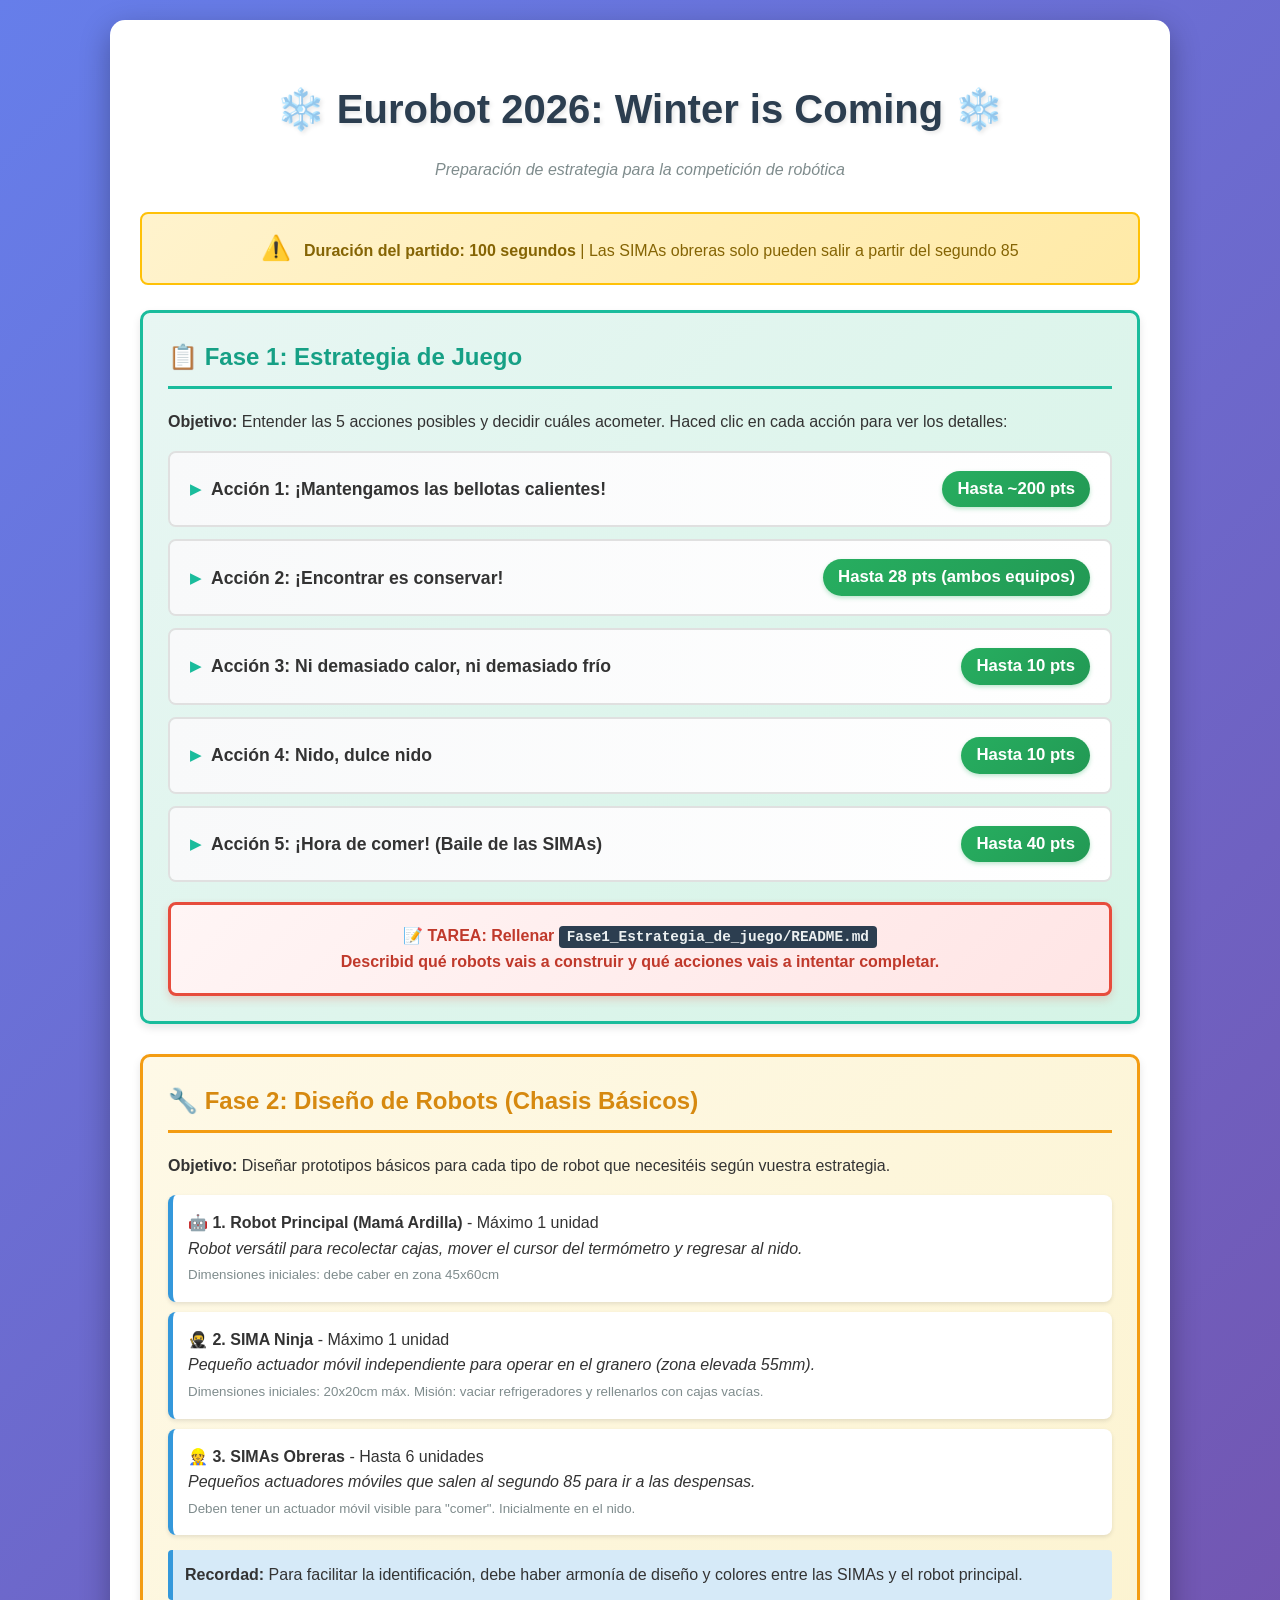
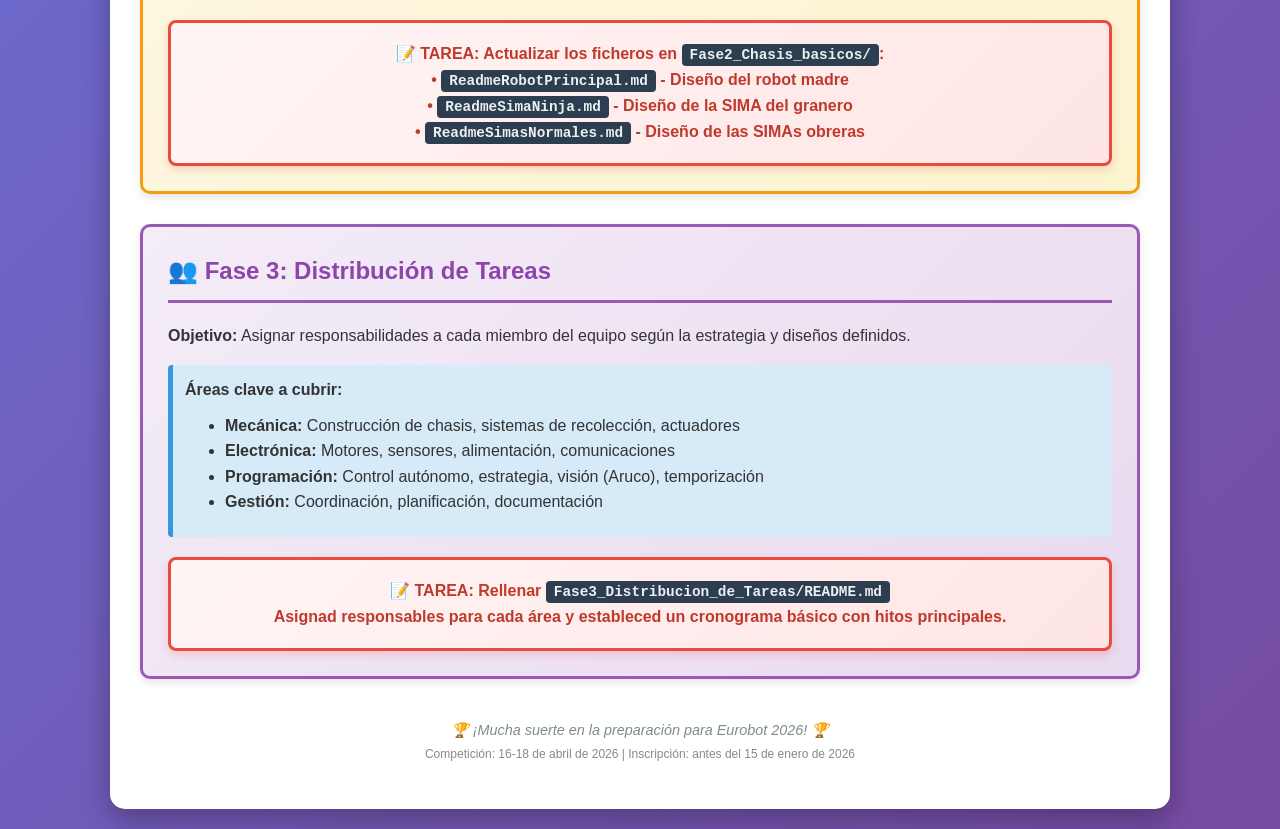
<file: eurobot_2026/index.html>
<!DOCTYPE html>
<html lang="es">
<head>
    <meta charset="UTF-8">
    <meta name="viewport" content="width=device-width, initial-scale=1.0">
    <title>Estrategia Eurobot 2026 - Winter is Coming</title>
    <style>
        body {
            font-family: 'Segoe UI', Tahoma, Geneva, Verdana, sans-serif;
            background: linear-gradient(135deg, #667eea 0%, #764ba2 100%);
            color: #333;
            margin: 0;
            padding: 20px;
            line-height: 1.6;
        }
        .container {
            max-width: 1000px;
            margin: 0 auto;
            background-color: white;
            padding: 30px;
            border-radius: 15px;
            box-shadow: 0 10px 30px rgba(0,0,0,0.3);
        }
        h1 {
            text-align: center;
            color: #2c3e50;
            margin-bottom: 10px;
            font-size: 2.5em;
            text-shadow: 2px 2px 4px rgba(0,0,0,0.1);
        }
        .subtitle {
            text-align: center;
            color: #7f8c8d;
            font-style: italic;
            margin-bottom: 30px;
        }
        h2 {
            color: #2980b9;
            margin-top: 0;
            border-bottom: 3px solid;
            padding-bottom: 10px;
        }
        .phase-box {
            border-radius: 10px;
            padding: 25px;
            margin-bottom: 30px;
            border: 3px solid;
            box-shadow: 0 4px 8px rgba(0,0,0,0.1);
        }
        .phase-1 {
            background: linear-gradient(135deg, #e8f6f3 0%, #d5f4e6 100%);
            border-color: #1abc9c;
        }
        .phase-1 h2 {
            border-color: #1abc9c;
            color: #16a085;
        }
        .phase-2 {
            background: linear-gradient(135deg, #fef9e7 0%, #fcf3cf 100%);
            border-color: #f39c12;
        }
        .phase-2 h2 {
            border-color: #f39c12;
            color: #d68910;
        }
        .phase-3 {
            background: linear-gradient(135deg, #f4ecf7 0%, #e8daef 100%);
            border-color: #9b59b6;
        }
        .phase-3 h2 {
            border-color: #9b59b6;
            color: #8e44ad;
        }
        
        /* Estilos para acordeón */
        details {
            background-color: white;
            margin-bottom: 12px;
            border-radius: 8px;
            overflow: hidden;
            border: 2px solid #e0e0e0;
            transition: all 0.3s ease;
        }
        details:hover {
            border-color: #1abc9c;
            box-shadow: 0 2px 8px rgba(26, 188, 156, 0.2);
        }
        details[open] {
            border-color: #1abc9c;
            box-shadow: 0 4px 12px rgba(26, 188, 156, 0.3);
        }
        summary {
            padding: 18px 20px;
            cursor: pointer;
            font-weight: bold;
            font-size: 1.1em;
            list-style: none;
            background: linear-gradient(90deg, #f8f9fa 0%, #ffffff 100%);
            transition: background-color 0.2s;
            display: flex;
            justify-content: space-between;
            align-items: center;
            user-select: none;
        }
        summary:hover {
            background: linear-gradient(90deg, #e8f8f5 0%, #d5f4e6 100%);
        }
        summary::-webkit-details-marker {
            display: none;
        }
        summary::before {
            content: '▶';
            font-size: 0.8em;
            color: #1abc9c;
            margin-right: 10px;
            transition: transform 0.3s;
        }
        details[open] summary::before {
            transform: rotate(90deg);
        }
        details[open] summary {
            border-bottom: 2px solid #e8f8f5;
            background: linear-gradient(90deg, #d5f4e6 0%, #a9dfbf 100%);
        }
        .action-title {
            flex: 1;
        }
        .details-content {
            padding: 20px;
            font-size: 0.95em;
            background-color: #fafafa;
        }
        .action-description {
            background-color: #fff;
            padding: 12px;
            border-left: 4px solid #3498db;
            margin-bottom: 15px;
            border-radius: 4px;
        }
        .sub-steps {
            margin-top: 15px;
        }
        .sub-step {
            display: flex;
            justify-content: space-between;
            align-items: center;
            border-bottom: 1px dashed #ddd;
            padding: 10px 5px;
            background-color: white;
            margin-bottom: 5px;
            border-radius: 4px;
        }
        .sub-step:last-child {
            border-bottom: none;
        }
        .sub-step:hover {
            background-color: #f0f9ff;
        }
        
        .points-badge {
            background: linear-gradient(135deg, #e74c3c 0%, #c0392b 100%);
            color: white;
            padding: 5px 12px;
            border-radius: 20px;
            font-size: 0.9em;
            font-weight: bold;
            box-shadow: 0 2px 4px rgba(231, 76, 60, 0.3);
            white-space: nowrap;
        }
        .total-points {
            background: linear-gradient(135deg, #27ae60 0%, #229954 100%);
            color: white;
            padding: 5px 15px;
            border-radius: 20px;
            font-size: 0.95em;
            font-weight: bold;
            box-shadow: 0 2px 4px rgba(39, 174, 96, 0.3);
        }

        .task-alert {
            background: linear-gradient(135deg, #fff5f5 0%, #ffe5e5 100%);
            border: 3px solid #e74c3c;
            color: #c0392b;
            padding: 18px;
            border-radius: 8px;
            margin-top: 20px;
            font-weight: bold;
            text-align: center;
            box-shadow: 0 4px 8px rgba(231, 76, 60, 0.2);
        }
        .robot-type {
            background-color: #fff;
            padding: 15px;
            margin: 10px 0;
            border-radius: 8px;
            border-left: 5px solid #3498db;
            box-shadow: 0 2px 4px rgba(0,0,0,0.1);
            transition: transform 0.2s;
        }
        .robot-type:hover {
            transform: translateX(5px);
            box-shadow: 0 4px 8px rgba(52, 152, 219, 0.3);
        }
        code {
            background-color: #2c3e50;
            color: #ecf0f1;
            padding: 3px 8px;
            border-radius: 4px;
            font-family: 'Courier New', monospace;
            font-size: 0.9em;
        }
        .important-note {
            background: linear-gradient(135deg, #fff3cd 0%, #ffeaa7 100%);
            color: #856404;
            padding: 15px;
            border-radius: 8px;
            margin-bottom: 25px;
            text-align: center;
            border: 2px solid #ffc107;
            font-weight: 500;
        }
        .note-icon {
            font-size: 1.5em;
            margin-right: 8px;
        }
        .info-box {
            background-color: #d6eaf8;
            border-left: 5px solid #3498db;
            padding: 12px;
            margin: 15px 0;
            border-radius: 4px;
        }
    </style>
</head>
<body>

<div class="container">
    <h1>❄️ Eurobot 2026: Winter is Coming ❄️</h1>
    <p class="subtitle">Preparación de estrategia para la competición de robótica</p>
    
    <div class="important-note">
        <span class="note-icon">⚠️</span>
        <strong>Duración del partido: 100 segundos</strong> | 
        Las SIMAs obreras solo pueden salir a partir del segundo 85
    </div>

    <!-- FASE 1 -->
    <div class="phase-box phase-1">
        <h2>📋 Fase 1: Estrategia de Juego</h2>
        <p><strong>Objetivo:</strong> Entender las 5 acciones posibles y decidir cuáles acometer. Haced clic en cada acción para ver los detalles:</p>
        
        <!-- Acción 1 -->
        <details>
            <summary>
                <span class="action-title">Acción 1: ¡Mantengamos las bellotas calientes!</span>
                <span class="total-points">Hasta ~200 pts</span>
            </summary>
            <div class="details-content">
                <div class="action-description">
                    <strong>🎯 Objetivo:</strong> Recolectar cajas de bellotas (150x50x30mm, pintadas azul/amarillo) y depositarlas en las despensas o en vuestro nido.
                </div>
                <div class="sub-steps">
                    <div class="sub-step">
                        <span>📦 Caja de bellotas depositada en el NIDO (máx 6 cajas)</span>
                        <span class="points-badge">2 pts/caja</span>
                    </div>
                    <div class="sub-step">
                        <span>📦 Caja de bellotas válida en DESPENSA (cara superior de tu color o sin pintar)</span>
                        <span class="points-badge">3 pts/caja</span>
                    </div>
                    <div class="sub-step">
                        <span>🏆 PRIMA por despensa (si tenéis mayoría de cajas de vuestro color en esa despensa)</span>
                        <span class="points-badge">5 pts/despensa</span>
                    </div>
                </div>
                <div class="info-box">
                    <strong>Nota:</strong> Hay 48 cajas en total distribuidas en áreas de almacenamiento. Las cajas en el nido no pueden ser robadas. Las de las despensas sí.
                </div>
            </div>
        </details>

        <!-- Acción 2 -->
        <details>
            <summary>
                <span class="action-title">Acción 2: ¡Encontrar es conservar!</span>
                <span class="total-points">Hasta 28 pts (ambos equipos)</span>
            </summary>
            <div class="details-content">
                <div class="action-description">
                    <strong>🎯 Objetivo:</strong> Usar la <strong>SIMA Ninja</strong> (en el granero elevado) para vaciar los 4 refrigeradores y rellenarlos con cajas vacías.
                </div>
                <div class="sub-steps">
                    <div class="sub-step">
                        <span>🧊 Refrigerador VACÍO de cajas de bellotas (al final del partido)</span>
                        <span class="points-badge">2 pts/refrigerador</span>
                    </div>
                    <div class="sub-step">
                        <span>⬛ Refrigerador LLENO de cajas vacías (negras) (al final del partido)</span>
                        <span class="points-badge">5 pts/refrigerador</span>
                    </div>
                </div>
                <div class="info-box">
                    <strong>Importante:</strong> Esta acción da puntos a AMBOS equipos. La SIMA Ninja (máx 1) debe colocarse en la zona de inicio del granero (20x20cm) y tiene todo el partido para actuar. Cada refrigerador tiene inicialmente 2 cajas (1 azul, 1 amarilla).
                </div>
            </div>
        </details>

        <!-- Acción 3 -->
        <details>
            <summary>
                <span class="action-title">Acción 3: Ni demasiado calor, ni demasiado frío</span>
                <span class="total-points">Hasta 10 pts</span>
            </summary>
            <div class="details-content">
                <div class="action-description">
                    <strong>🎯 Objetivo:</strong> Mover el cursor del termómetro desde la zona "0" inicial hasta el centro para ajustar la temperatura óptima de la despensa.
                </div>
                <div class="sub-steps">
                    <div class="sub-step">
                        <span>🌡️ Puntos = Número de la zona alcanzada por el cursor</span>
                        <span class="points-badge">X pts</span>
                    </div>
                    <div class="sub-step">
                        <span>📍 Zona 0 = 0 pts | Zona 5 (centro) = 5 pts | Zona 10 = 10 pts</span>
                        <span class="points-badge">Variable</span>
                    </div>
                </div>
                <div class="info-box">
                    <strong>Nota:</strong> El termómetro tiene 11 zonas numeradas (0 a 10). El cursor (100x100x45mm máx) debe colocarse inicialmente en la zona "0". El objetivo es llegar al centro. Si el oponente mueve significativamente vuestro cursor, ganáis automáticamente los puntos máximos (10 pts).
                </div>
            </div>
        </details>

        <!-- Acción 4 -->
        <details>
            <summary>
                <span class="action-title">Acción 4: Nido, dulce nido</span>
                <span class="total-points">Hasta 10 pts</span>
            </summary>
            <div class="details-content">
                <div class="action-description">
                    <strong>🎯 Objetivo:</strong> El robot principal (Mamá Ardilla) debe regresar a su nido (zona de inicio 45x60cm) antes de que termine el partido.
                </div>
                <div class="sub-steps">
                    <div class="sub-step">
                        <span>🏠 Robot PARCIALMENTE dentro del nido (parte de su proyección vertical)</span>
                        <span class="points-badge">5 pts</span>
                    </div>
                    <div class="sub-step">
                        <span>🏠 Robot COMPLETAMENTE dentro del nido (toda su proyección vertical)</span>
                        <span class="points-badge">+5 pts (10 total)</span>
                    </div>
                </div>
                <div class="info-box">
                    <strong>Nota:</strong> Solo cuenta el robot principal. Las SIMAs están excluidas de esta acción.
                </div>
            </div>
        </details>

        <!-- Acción 5 -->
        <details>
            <summary>
                <span class="action-title">Acción 5: ¡Hora de comer! (Baile de las SIMAs)</span>
                <span class="total-points">Hasta 40 pts</span>
            </summary>
            <div class="details-content">
                <div class="action-description">
                    <strong>🎯 Objetivo:</strong> Liberar las <strong>SIMAs obreras</strong> (máx 6) a partir del segundo 85 para que lleguen a las despensas y "coman" (actuador móvil visible).
                </div>
                <div class="sub-steps">
                    <div class="sub-step">
                        <span>🐿️ SIMA en una despensa (proyección vertical en zona verde 200x200mm)</span>
                        <span class="points-badge">5 pts/despensa</span>
                    </div>
                    <div class="sub-step">
                        <span>🍽️ TODAS las SIMAs "comiendo" (actuador móvil visible e inmóvil al final)</span>
                        <span class="points-badge">10 pts extra</span>
                    </div>
                </div>
                <div class="info-box">
                    <strong>Importante:</strong> Las SIMAs obreras (hasta 6) deben estar en el nido al inicio. Si salen antes del segundo 85, serán retiradas. Todas las SIMAs (incluida la Ninja) pueden participar en esta acción. Las acciones "ir a la zona" y "comer" son independientes.
                </div>
            </div>
        </details>

        <div class="task-alert">
            📝 <strong>TAREA:</strong> Rellenar <code>Fase1_Estrategia_de_juego/README.md</code><br>
            Describid qué robots vais a construir y qué acciones vais a intentar completar.
        </div>
    </div>

    <!-- FASE 2 -->
    <div class="phase-box phase-2">
        <h2>🔧 Fase 2: Diseño de Robots (Chasis Básicos)</h2>
        <p><strong>Objetivo:</strong> Diseñar prototipos básicos para cada tipo de robot que necesitéis según vuestra estrategia.</p>
        
        <div class="robot-type">
            <strong>🤖 1. Robot Principal (Mamá Ardilla)</strong> - Máximo 1 unidad
            <br><em>Robot versátil para recolectar cajas, mover el cursor del termómetro y regresar al nido.</em>
            <br><small style="color: #7f8c8d;">Dimensiones iniciales: debe caber en zona 45x60cm</small>
        </div>
        
        <div class="robot-type">
            <strong>🥷 2. SIMA Ninja</strong> - Máximo 1 unidad
            <br><em>Pequeño actuador móvil independiente para operar en el granero (zona elevada 55mm).</em>
            <br><small style="color: #7f8c8d;">Dimensiones iniciales: 20x20cm máx. Misión: vaciar refrigeradores y rellenarlos con cajas vacías.</small>
        </div>
        
        <div class="robot-type">
            <strong>👷 3. SIMAs Obreras</strong> - Hasta 6 unidades
            <br><em>Pequeños actuadores móviles que salen al segundo 85 para ir a las despensas.</em>
            <br><small style="color: #7f8c8d;">Deben tener un actuador móvil visible para "comer". Inicialmente en el nido.</small>
        </div>

        <div class="info-box">
            <strong>Recordad:</strong> Para facilitar la identificación, debe haber armonía de diseño y colores entre las SIMAs y el robot principal.
        </div>

        <div class="task-alert">
            📝 <strong>TAREA:</strong> Actualizar los ficheros en <code>Fase2_Chasis_basicos/</code>:<br>
            • <code>ReadmeRobotPrincipal.md</code> - Diseño del robot madre<br>
            • <code>ReadmeSimaNinja.md</code> - Diseño de la SIMA del granero<br>
            • <code>ReadmeSimasNormales.md</code> - Diseño de las SIMAs obreras
        </div>
    </div>

    <!-- FASE 3 -->
    <div class="phase-box phase-3">
        <h2>👥 Fase 3: Distribución de Tareas</h2>
        <p><strong>Objetivo:</strong> Asignar responsabilidades a cada miembro del equipo según la estrategia y diseños definidos.</p>
        
        <div class="info-box">
            <strong>Áreas clave a cubrir:</strong>
            <ul style="margin: 10px 0;">
                <li><strong>Mecánica:</strong> Construcción de chasis, sistemas de recolección, actuadores</li>
                <li><strong>Electrónica:</strong> Motores, sensores, alimentación, comunicaciones</li>
                <li><strong>Programación:</strong> Control autónomo, estrategia, visión (Aruco), temporización</li>
                <li><strong>Gestión:</strong> Coordinación, planificación, documentación</li>
            </ul>
        </div>

        <div class="task-alert">
            📝 <strong>TAREA:</strong> Rellenar <code>Fase3_Distribucion_de_Tareas/README.md</code><br>
            Asignad responsables para cada área y estableced un cronograma básico con hitos principales.
        </div>
    </div>

    <p style="text-align: center; margin-top: 40px; color: #7f8c8d; font-size: 0.9em;">
        <em>🏆 ¡Mucha suerte en la preparación para Eurobot 2026! 🏆</em><br>
        <small>Competición: 16-18 de abril de 2026 | Inscripción: antes del 15 de enero de 2026</small>
    </p>
</div>

</body>
</html>
</file>
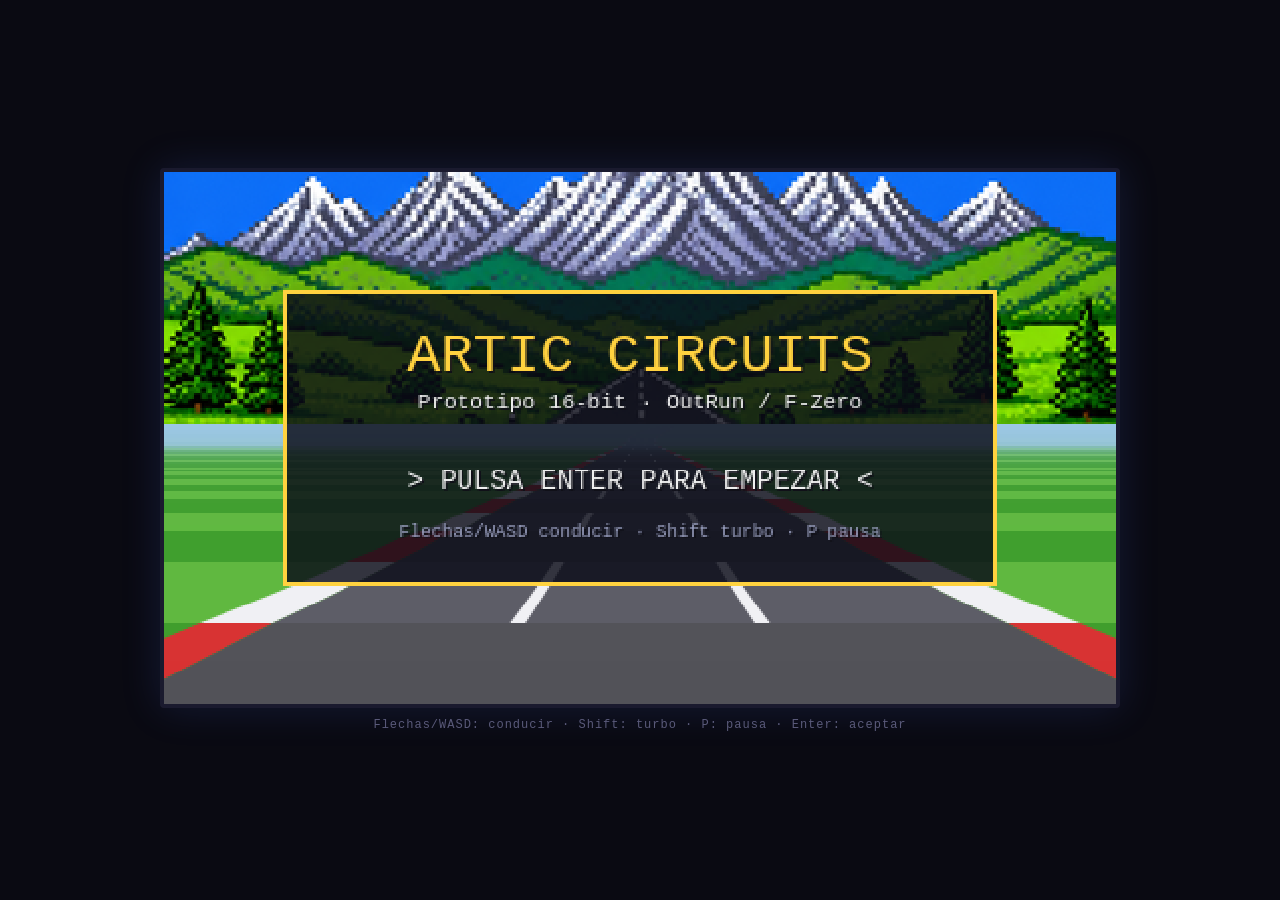
<file: Videojuego/index.html>
<!DOCTYPE html>
<html lang="es">
<head>
  <meta charset="UTF-8" />
  <meta name="viewport" content="width=device-width, initial-scale=1.0" />
  <title>Artic Circuits — Prototipo de carreras 16-bit</title>
  <link rel="stylesheet" href="css/style.css" />
</head>
<body>
  <div id="game-wrap">
    <canvas id="game" width="480" height="270"></canvas>
    <div id="touch-hint">Flechas/WASD: conducir · Shift: turbo · P: pausa · Enter: aceptar</div>
  </div>

  <!-- El orden importa: dependencias primero, bootstrap al final -->
  <script src="js/config.js"></script>
  <script src="js/assets.js"></script>
  <script src="js/input.js"></script>
  <script src="js/sprites.js"></script>
  <script src="js/road.js"></script>
  <script src="js/stateMachine.js"></script>
  <script src="js/states.js"></script>
  <script src="js/game.js"></script>
</body>
</html>
</file>
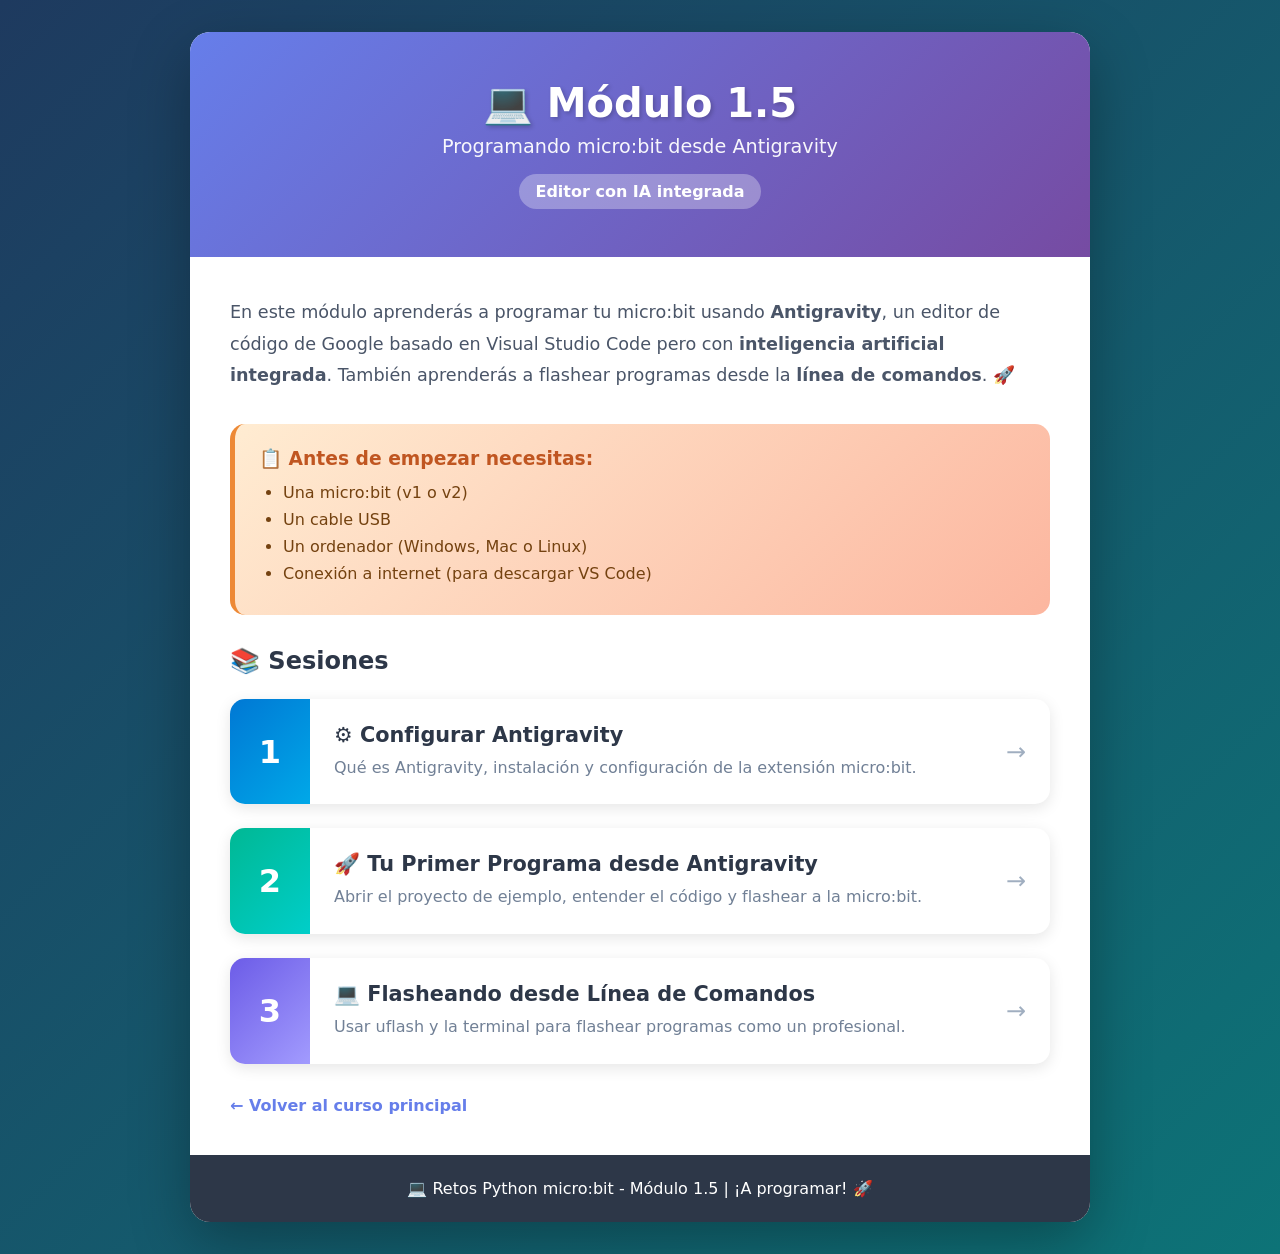
<file: retos_python_microbit/modulo_1.5_vscode/index.html>
<!DOCTYPE html>
<html lang="es">

<head>
    <meta charset="UTF-8">
    <meta name="viewport" content="width=device-width, initial-scale=1.0">
    <title>Módulo 1.5: Programando desde Antigravity - micro:bit</title>
    <style>
        * {
            margin: 0;
            padding: 0;
            box-sizing: border-box;
        }

        body {
            font-family: 'Inter', 'Segoe UI', system-ui, -apple-system, sans-serif;
            background: linear-gradient(135deg, #1e3a5f 0%, #0d7377 100%);
            min-height: 100vh;
            padding: 2rem;
            color: #2d3748;
        }

        .container {
            max-width: 900px;
            margin: 0 auto;
            background: white;
            border-radius: 20px;
            box-shadow: 0 20px 60px rgba(0, 0, 0, 0.3);
            overflow: hidden;
        }

        .header {
            background: linear-gradient(135deg, #667eea 0%, #764ba2 100%);
            color: white;
            padding: 3rem 2rem;
            text-align: center;
        }

        .header h1 {
            font-size: 2.5rem;
            margin-bottom: 0.5rem;
            text-shadow: 2px 2px 4px rgba(0, 0, 0, 0.2);
        }

        .header .subtitle {
            font-size: 1.2rem;
            opacity: 0.95;
        }

        .badge {
            display: inline-block;
            background: rgba(255, 255, 255, 0.3);
            padding: 0.5rem 1rem;
            border-radius: 20px;
            margin-top: 1rem;
            font-weight: bold;
        }

        .content {
            padding: 2.5rem;
        }

        .intro {
            font-size: 1.1rem;
            line-height: 1.8;
            margin-bottom: 2rem;
            color: #4a5568;
        }

        .session-list {
            display: flex;
            flex-direction: column;
            gap: 1.5rem;
        }

        .session-card {
            display: flex;
            align-items: stretch;
            background: white;
            border-radius: 15px;
            box-shadow: 0 4px 15px rgba(0, 0, 0, 0.1);
            overflow: hidden;
            transition: transform 0.3s ease, box-shadow 0.3s ease;
            text-decoration: none;
            color: inherit;
        }

        .session-card:hover {
            transform: translateY(-5px);
            box-shadow: 0 8px 25px rgba(0, 0, 0, 0.15);
        }

        .session-number {
            width: 80px;
            display: flex;
            align-items: center;
            justify-content: center;
            font-size: 2rem;
            font-weight: bold;
            color: white;
        }

        .session-1 .session-number {
            background: linear-gradient(135deg, #0078d4, #00a8e8);
        }

        .session-2 .session-number {
            background: linear-gradient(135deg, #00b894, #00cec9);
        }

        .session-3 .session-number {
            background: linear-gradient(135deg, #6c5ce7, #a29bfe);
        }

        .session-content {
            flex: 1;
            padding: 1.5rem;
        }

        .session-content h3 {
            font-size: 1.3rem;
            margin-bottom: 0.5rem;
            color: #2d3748;
        }

        .session-content p {
            color: #718096;
            line-height: 1.6;
        }

        .session-arrow {
            display: flex;
            align-items: center;
            padding: 0 1.5rem;
            color: #a0aec0;
            font-size: 1.5rem;
        }

        .prereq-box {
            background: linear-gradient(135deg, #ffecd2 0%, #fcb69f 100%);
            padding: 1.5rem;
            border-radius: 15px;
            margin-bottom: 2rem;
            border-left: 5px solid #ed8936;
        }

        .prereq-box h3 {
            color: #c05621;
            margin-bottom: 0.8rem;
        }

        .prereq-box ul {
            margin-left: 1.5rem;
            color: #744210;
        }

        .prereq-box li {
            margin: 0.5rem 0;
        }

        .nav-back {
            display: inline-flex;
            align-items: center;
            gap: 0.5rem;
            color: #667eea;
            text-decoration: none;
            font-weight: bold;
            margin-top: 2rem;
            transition: color 0.3s ease;
        }

        .nav-back:hover {
            color: #764ba2;
        }

        footer {
            background: #2d3748;
            color: white;
            padding: 1.5rem;
            text-align: center;
        }
    </style>
</head>

<body>
    <div class="container">
        <div class="header">
            <h1>💻 Módulo 1.5</h1>
            <p class="subtitle">Programando micro:bit desde Antigravity</p>
            <span class="badge">Editor con IA integrada</span>
        </div>

        <div class="content">
            <p class="intro">
                En este módulo aprenderás a programar tu micro:bit usando <strong>Antigravity</strong>,
                un editor de código de Google basado en Visual Studio Code pero con <strong>inteligencia artificial
                    integrada</strong>.
                También aprenderás a flashear programas desde la <strong>línea de comandos</strong>. 🚀
            </p>

            <div class="prereq-box">
                <h3>📋 Antes de empezar necesitas:</h3>
                <ul>
                    <li>Una micro:bit (v1 o v2)</li>
                    <li>Un cable USB</li>
                    <li>Un ordenador (Windows, Mac o Linux)</li>
                    <li>Conexión a internet (para descargar VS Code)</li>
                </ul>
            </div>

            <h2 style="margin-bottom: 1.5rem; color: #2d3748;">📚 Sesiones</h2>

            <div class="session-list">
                <a href="01_configurar_vscode.html" class="session-card session-1">
                    <div class="session-number">1</div>
                    <div class="session-content">
                        <h3>⚙️ Configurar Antigravity</h3>
                        <p>Qué es Antigravity, instalación y configuración de la extensión micro:bit.</p>
                    </div>
                    <div class="session-arrow">→</div>
                </a>

                <a href="02_primer_programa_vscode.html" class="session-card session-2">
                    <div class="session-number">2</div>
                    <div class="session-content">
                        <h3>🚀 Tu Primer Programa desde Antigravity</h3>
                        <p>Abrir el proyecto de ejemplo, entender el código y flashear a la micro:bit.</p>
                    </div>
                    <div class="session-arrow">→</div>
                </a>

                <a href="03_linea_comandos.html" class="session-card session-3">
                    <div class="session-number">3</div>
                    <div class="session-content">
                        <h3>💻 Flasheando desde Línea de Comandos</h3>
                        <p>Usar uflash y la terminal para flashear programas como un profesional.</p>
                    </div>
                    <div class="session-arrow">→</div>
                </a>
            </div>

            <a href="../README.md" class="nav-back">← Volver al curso principal</a>
        </div>

        <footer>
            <p>💻 Retos Python micro:bit - Módulo 1.5 | ¡A programar! 🚀</p>
        </footer>
    </div>
</body>

</html>
</file>
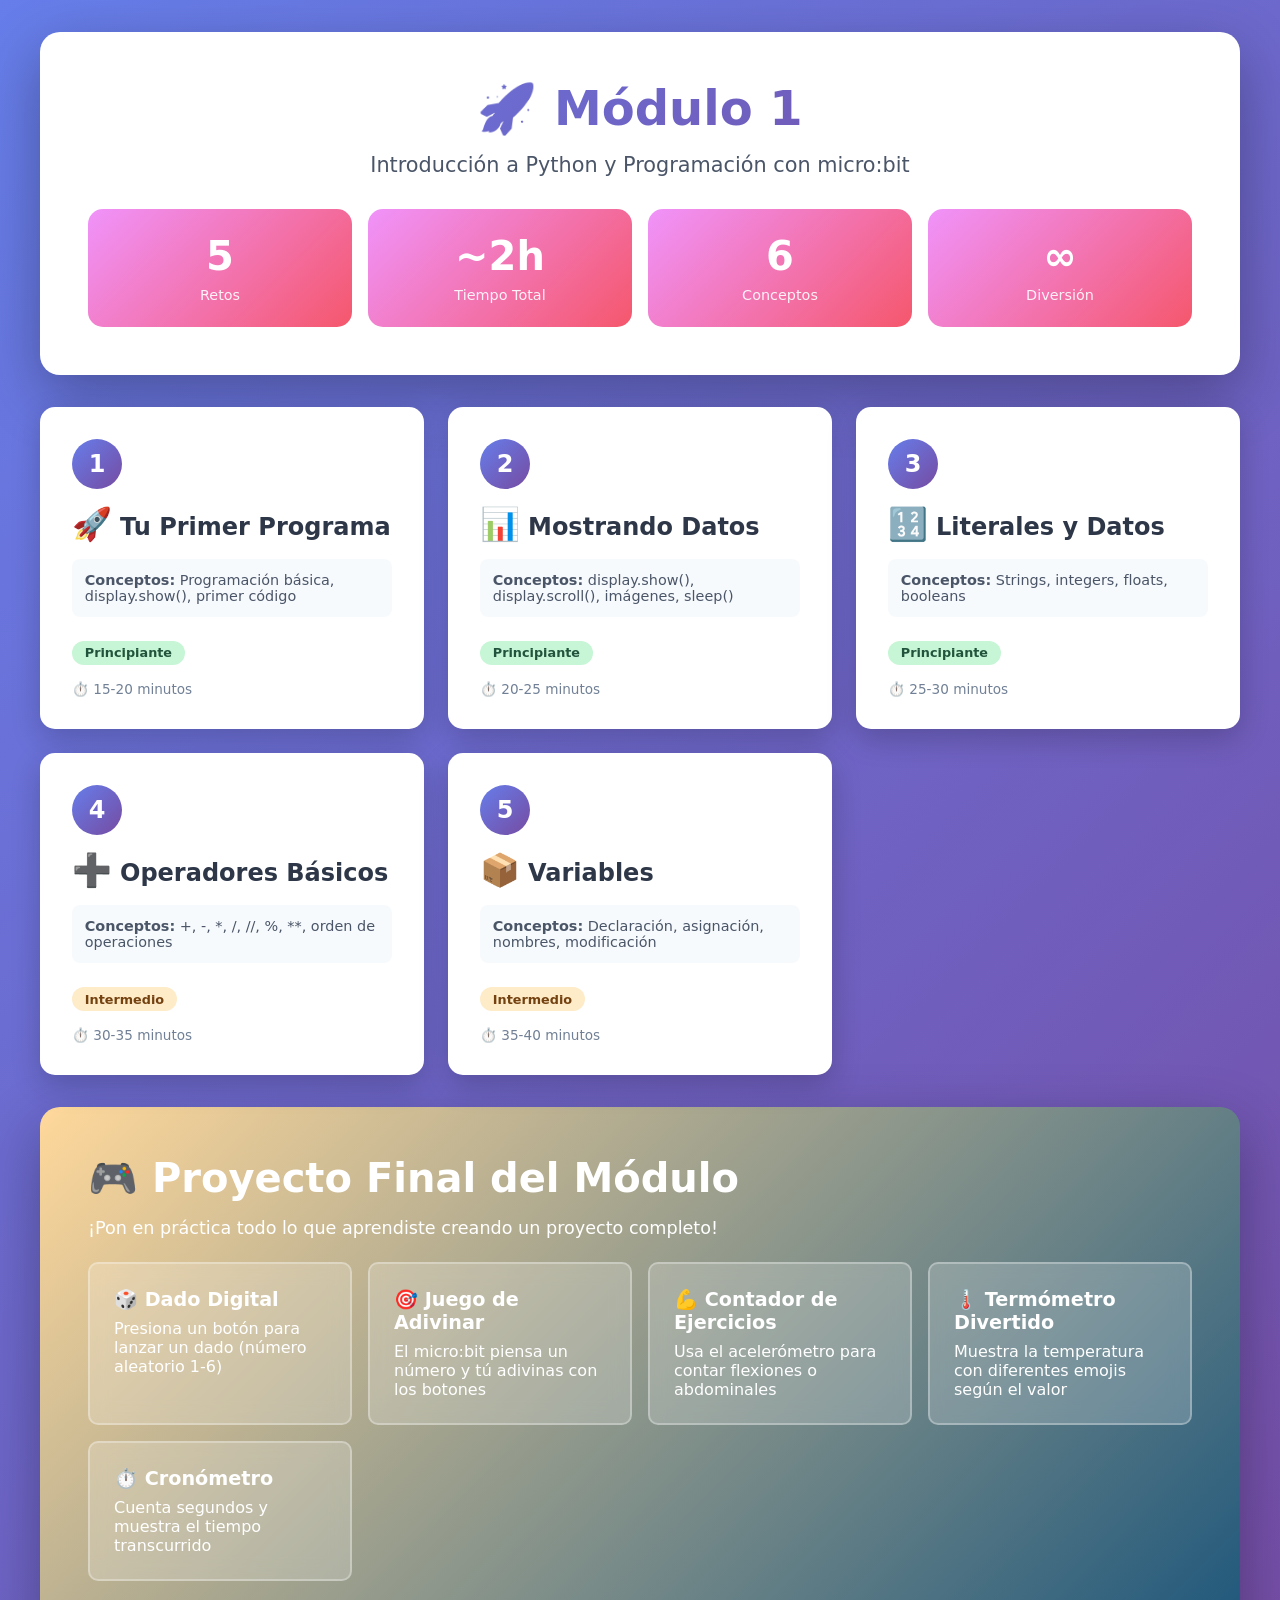
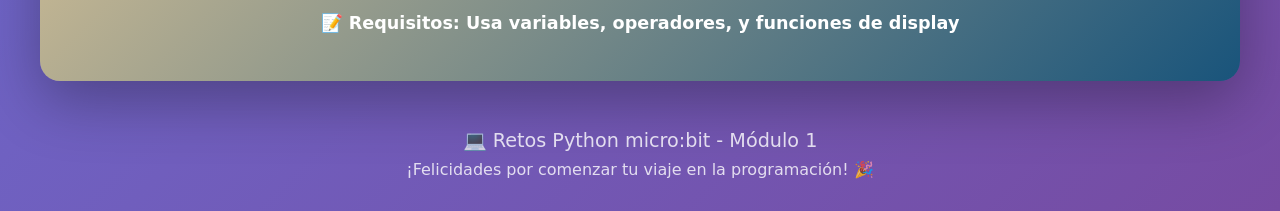
<file: retos_python_microbit/modulo_1/index.html>
<!DOCTYPE html>
<html lang="es">

<head>
    <meta charset="UTF-8">
    <meta name="viewport" content="width=device-width, initial-scale=1.0">
    <title>Módulo 1: Introducción a Python - micro:bit</title>
    <style>
        * {
            margin: 0;
            padding: 0;
            box-sizing: border-box;
        }

        body {
            font-family: 'Inter', 'Segoe UI', system-ui, -apple-system, sans-serif;
            background: linear-gradient(135deg, #667eea 0%, #764ba2 100%);
            min-height: 100vh;
            padding: 2rem;
            color: #2d3748;
        }

        .container {
            max-width: 1200px;
            margin: 0 auto;
        }

        .hero {
            background: white;
            border-radius: 20px;
            padding: 3rem;
            text-align: center;
            box-shadow: 0 20px 60px rgba(0, 0, 0, 0.3);
            margin-bottom: 2rem;
        }

        .hero h1 {
            font-size: 3rem;
            background: linear-gradient(135deg, #667eea 0%, #764ba2 100%);
            -webkit-background-clip: text;
            background-clip: text;
            -webkit-text-fill-color: transparent;
            
            margin-bottom: 1rem;
        }

        .hero p {
            font-size: 1.3rem;
            color: #4a5568;
            margin-bottom: 2rem;
        }

        .stats {
            display: grid;
            grid-template-columns: repeat(auto-fit, minmax(150px, 1fr));
            gap: 1rem;
            margin-top: 2rem;
        }

        .stat-card {
            background: linear-gradient(135deg, #f093fb 0%, #f5576c 100%);
            color: white;
            padding: 1.5rem;
            border-radius: 15px;
            text-align: center;
        }

        .stat-card .number {
            font-size: 2.5rem;
            font-weight: bold;
            margin-bottom: 0.5rem;
        }

        .stat-card .label {
            font-size: 0.9rem;
            opacity: 0.9;
        }

        .challenges-grid {
            display: grid;
            grid-template-columns: repeat(auto-fill, minmax(300px, 1fr));
            gap: 1.5rem;
            margin-top: 2rem;
        }

        .challenge-card {
            background: white;
            border-radius: 15px;
            padding: 2rem;
            box-shadow: 0 10px 30px rgba(0, 0, 0, 0.2);
            transition: transform 0.3s ease, box-shadow 0.3s ease;
            text-decoration: none;
            color: inherit;
            display: block;
        }

        .challenge-card:hover {
            transform: translateY(-10px);
            box-shadow: 0 15px 40px rgba(0, 0, 0, 0.3);
        }

        .challenge-number {
            display: inline-block;
            width: 50px;
            height: 50px;
            background: linear-gradient(135deg, #667eea 0%, #764ba2 100%);
            color: white;
            border-radius: 50%;
            display: flex;
            align-items: center;
            justify-content: center;
            font-size: 1.5rem;
            font-weight: bold;
            margin-bottom: 1rem;
        }

        .challenge-card h3 {
            color: #2d3748;
            font-size: 1.5rem;
            margin-bottom: 0.8rem;
        }

        .challenge-card .emoji {
            font-size: 2rem;
            margin-right: 0.5rem;
        }

        .challenge-card .concepts {
            background: #f7fafc;
            padding: 0.8rem;
            border-radius: 8px;
            margin: 1rem 0;
            font-size: 0.9rem;
            color: #4a5568;
        }

        .challenge-card .time {
            color: #718096;
            font-size: 0.85rem;
            margin-top: 1rem;
            display: flex;
            align-items: center;
            gap: 0.5rem;
        }

        .difficulty {
            display: inline-block;
            padding: 0.3rem 0.8rem;
            border-radius: 20px;
            font-size: 0.8rem;
            font-weight: bold;
            margin-top: 0.5rem;
        }

        .difficulty.easy {
            background: #c6f6d5;
            color: #22543d;
        }

        .difficulty.medium {
            background: #feebc8;
            color: #744210;
        }

        .project-section {
            background: linear-gradient(135deg, #ffd89b 0%, #19547b 100%);
            border-radius: 20px;
            padding: 3rem;
            margin-top: 2rem;
            color: white;
            box-shadow: 0 20px 60px rgba(0, 0, 0, 0.3);
        }

        .project-section h2 {
            font-size: 2.5rem;
            margin-bottom: 1rem;
        }

        .project-ideas {
            display: grid;
            grid-template-columns: repeat(auto-fit, minmax(250px, 1fr));
            gap: 1rem;
            margin-top: 1.5rem;
        }

        .project-idea {
            background: rgba(255, 255, 255, 0.2);
            backdrop-filter: blur(10px);
            padding: 1.5rem;
            border-radius: 10px;
            border: 2px solid rgba(255, 255, 255, 0.3);
        }

        .project-idea h4 {
            margin-bottom: 0.5rem;
            font-size: 1.2rem;
        }

        footer {
            text-align: center;
            margin-top: 3rem;
            color: white;
            opacity: 0.8;
        }
    </style>
</head>

<body>
    <div class="container">
        <div class="hero">
            <h1>🚀 Módulo 1</h1>
            <p>Introducción a Python y Programación con micro:bit</p>

            <div class="stats">
                <div class="stat-card">
                    <div class="number">5</div>
                    <div class="label">Retos</div>
                </div>
                <div class="stat-card">
                    <div class="number">~2h</div>
                    <div class="label">Tiempo Total</div>
                </div>
                <div class="stat-card">
                    <div class="number">6</div>
                    <div class="label">Conceptos</div>
                </div>
                <div class="stat-card">
                    <div class="number">∞</div>
                    <div class="label">Diversión</div>
                </div>
            </div>
        </div>

        <div class="challenges-grid">
            <a href="01_tu_primer_programa.html" class="challenge-card">
                <div class="challenge-number">1</div>
                <h3><span class="emoji">🚀</span>Tu Primer Programa</h3>
                <div class="concepts">
                    <strong>Conceptos:</strong> Programación básica, display.show(), primer código
                </div>
                <span class="difficulty easy">Principiante</span>
                <div class="time">⏱️ 15-20 minutos</div>
            </a>

            <a href="02_mostrando_datos.html" class="challenge-card">
                <div class="challenge-number">2</div>
                <h3><span class="emoji">📊</span>Mostrando Datos</h3>
                <div class="concepts">
                    <strong>Conceptos:</strong> display.show(), display.scroll(), imágenes, sleep()
                </div>
                <span class="difficulty easy">Principiante</span>
                <div class="time">⏱️ 20-25 minutos</div>
            </a>

            <a href="03_literales.html" class="challenge-card">
                <div class="challenge-number">3</div>
                <h3><span class="emoji">🔢</span>Literales y Datos</h3>
                <div class="concepts">
                    <strong>Conceptos:</strong> Strings, integers, floats, booleans
                </div>
                <span class="difficulty easy">Principiante</span>
                <div class="time">⏱️ 25-30 minutos</div>
            </a>

            <a href="04_operadores.html" class="challenge-card">
                <div class="challenge-number">4</div>
                <h3><span class="emoji">➕</span>Operadores Básicos</h3>
                <div class="concepts">
                    <strong>Conceptos:</strong> +, -, *, /, //, %, **, orden de operaciones
                </div>
                <span class="difficulty medium">Intermedio</span>
                <div class="time">⏱️ 30-35 minutos</div>
            </a>

            <a href="05_variables.html" class="challenge-card">
                <div class="challenge-number">5</div>
                <h3><span class="emoji">📦</span>Variables</h3>
                <div class="concepts">
                    <strong>Conceptos:</strong> Declaración, asignación, nombres, modificación
                </div>
                <span class="difficulty medium">Intermedio</span>
                <div class="time">⏱️ 35-40 minutos</div>
            </a>
        </div>

        <div class="project-section">
            <h2>🎮 Proyecto Final del Módulo</h2>
            <p style="font-size: 1.1rem; margin-bottom: 1rem;">
                ¡Pon en práctica todo lo que aprendiste creando un proyecto completo!
            </p>

            <div class="project-ideas">
                <div class="project-idea">
                    <h4>🎲 Dado Digital</h4>
                    <p>Presiona un botón para lanzar un dado (número aleatorio 1-6)</p>
                </div>
                <div class="project-idea">
                    <h4>🎯 Juego de Adivinar</h4>
                    <p>El micro:bit piensa un número y tú adivinas con los botones</p>
                </div>
                <div class="project-idea">
                    <h4>💪 Contador de Ejercicios</h4>
                    <p>Usa el acelerómetro para contar flexiones o abdominales</p>
                </div>
                <div class="project-idea">
                    <h4>🌡️ Termómetro Divertido</h4>
                    <p>Muestra la temperatura con diferentes emojis según el valor</p>
                </div>
                <div class="project-idea">
                    <h4>⏱️ Cronómetro</h4>
                    <p>Cuenta segundos y muestra el tiempo transcurrido</p>
                </div>
            </div>

            <div style="margin-top: 2rem; text-align: center;">
                <p style="font-size: 1.1rem; font-weight: bold;">
                    📝 Requisitos: Usa variables, operadores, y funciones de display
                </p>
            </div>
        </div>

        <footer>
            <p style="font-size: 1.2rem; margin-bottom: 0.5rem;">
                💻 Retos Python micro:bit - Módulo 1
            </p>
            <p>
                ¡Felicidades por comenzar tu viaje en la programación! 🎉
            </p>
        </footer>
    </div>
</body>

</html>
</file>
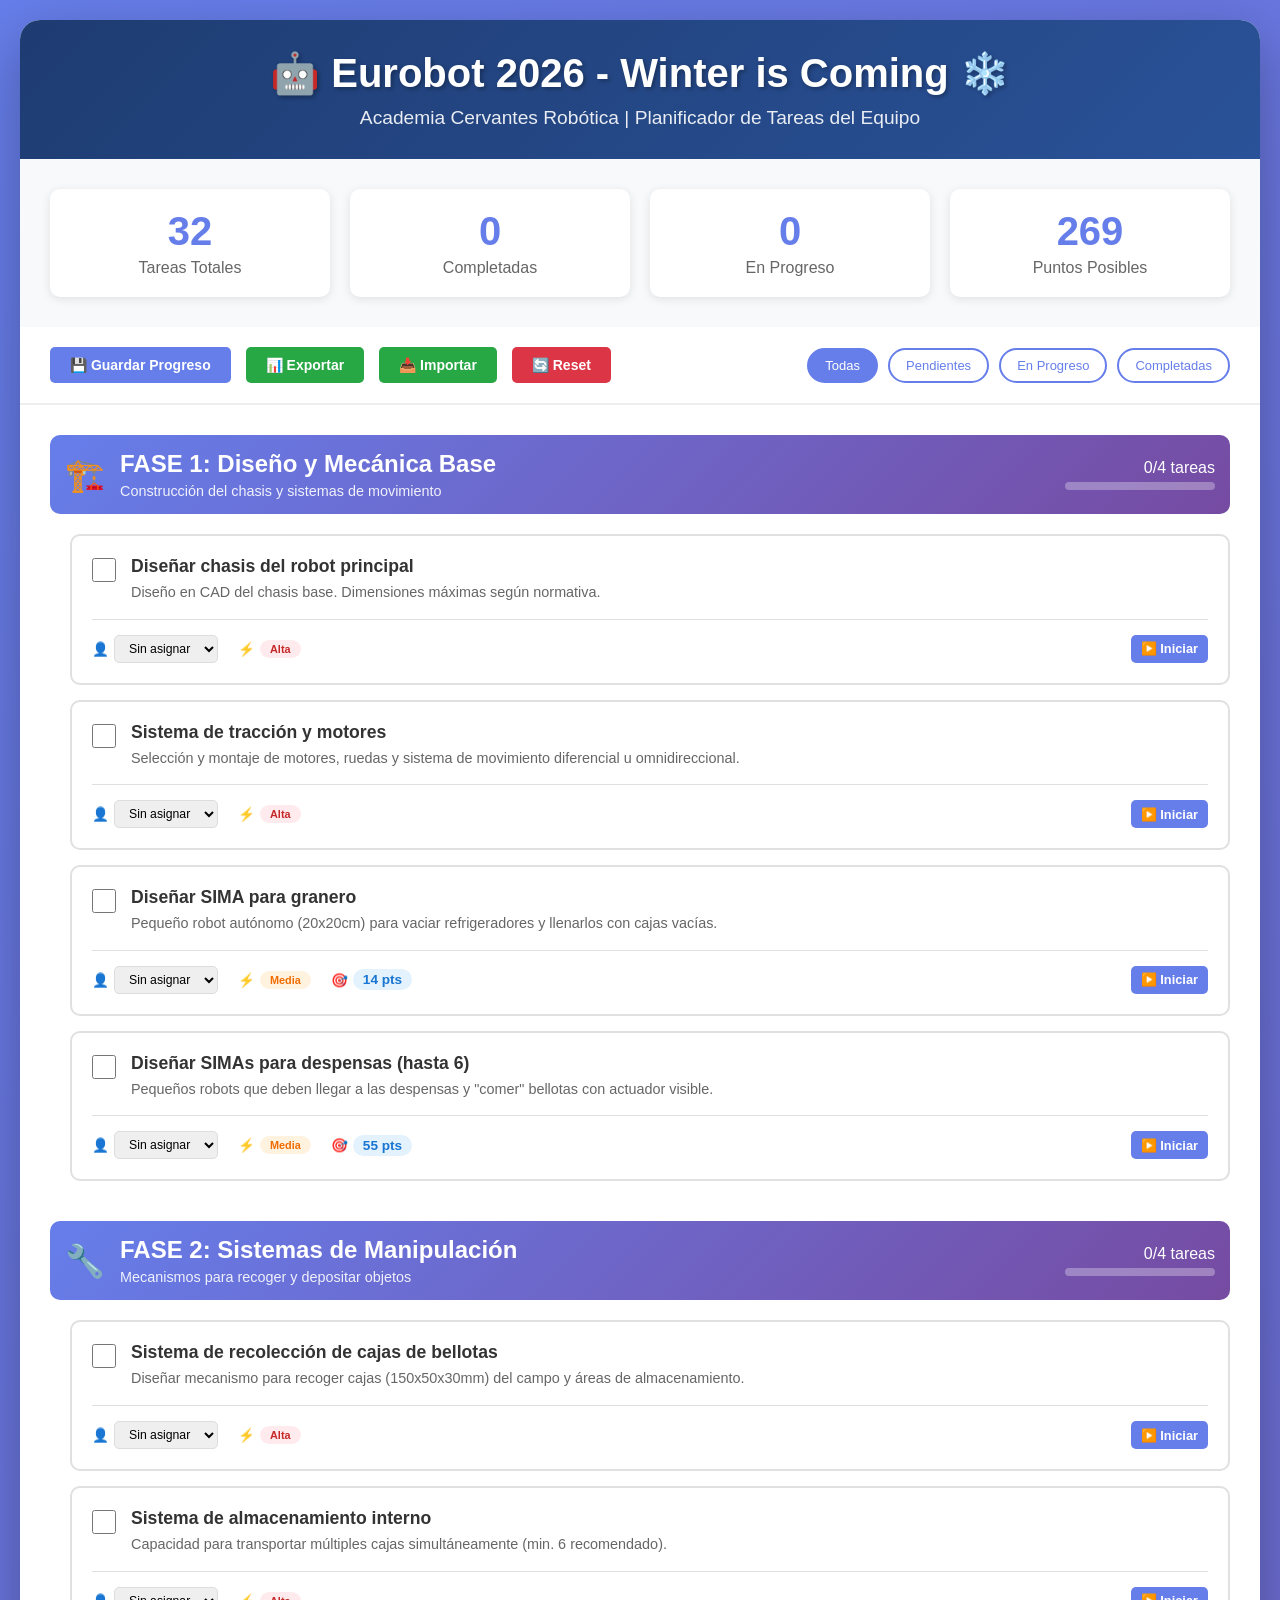
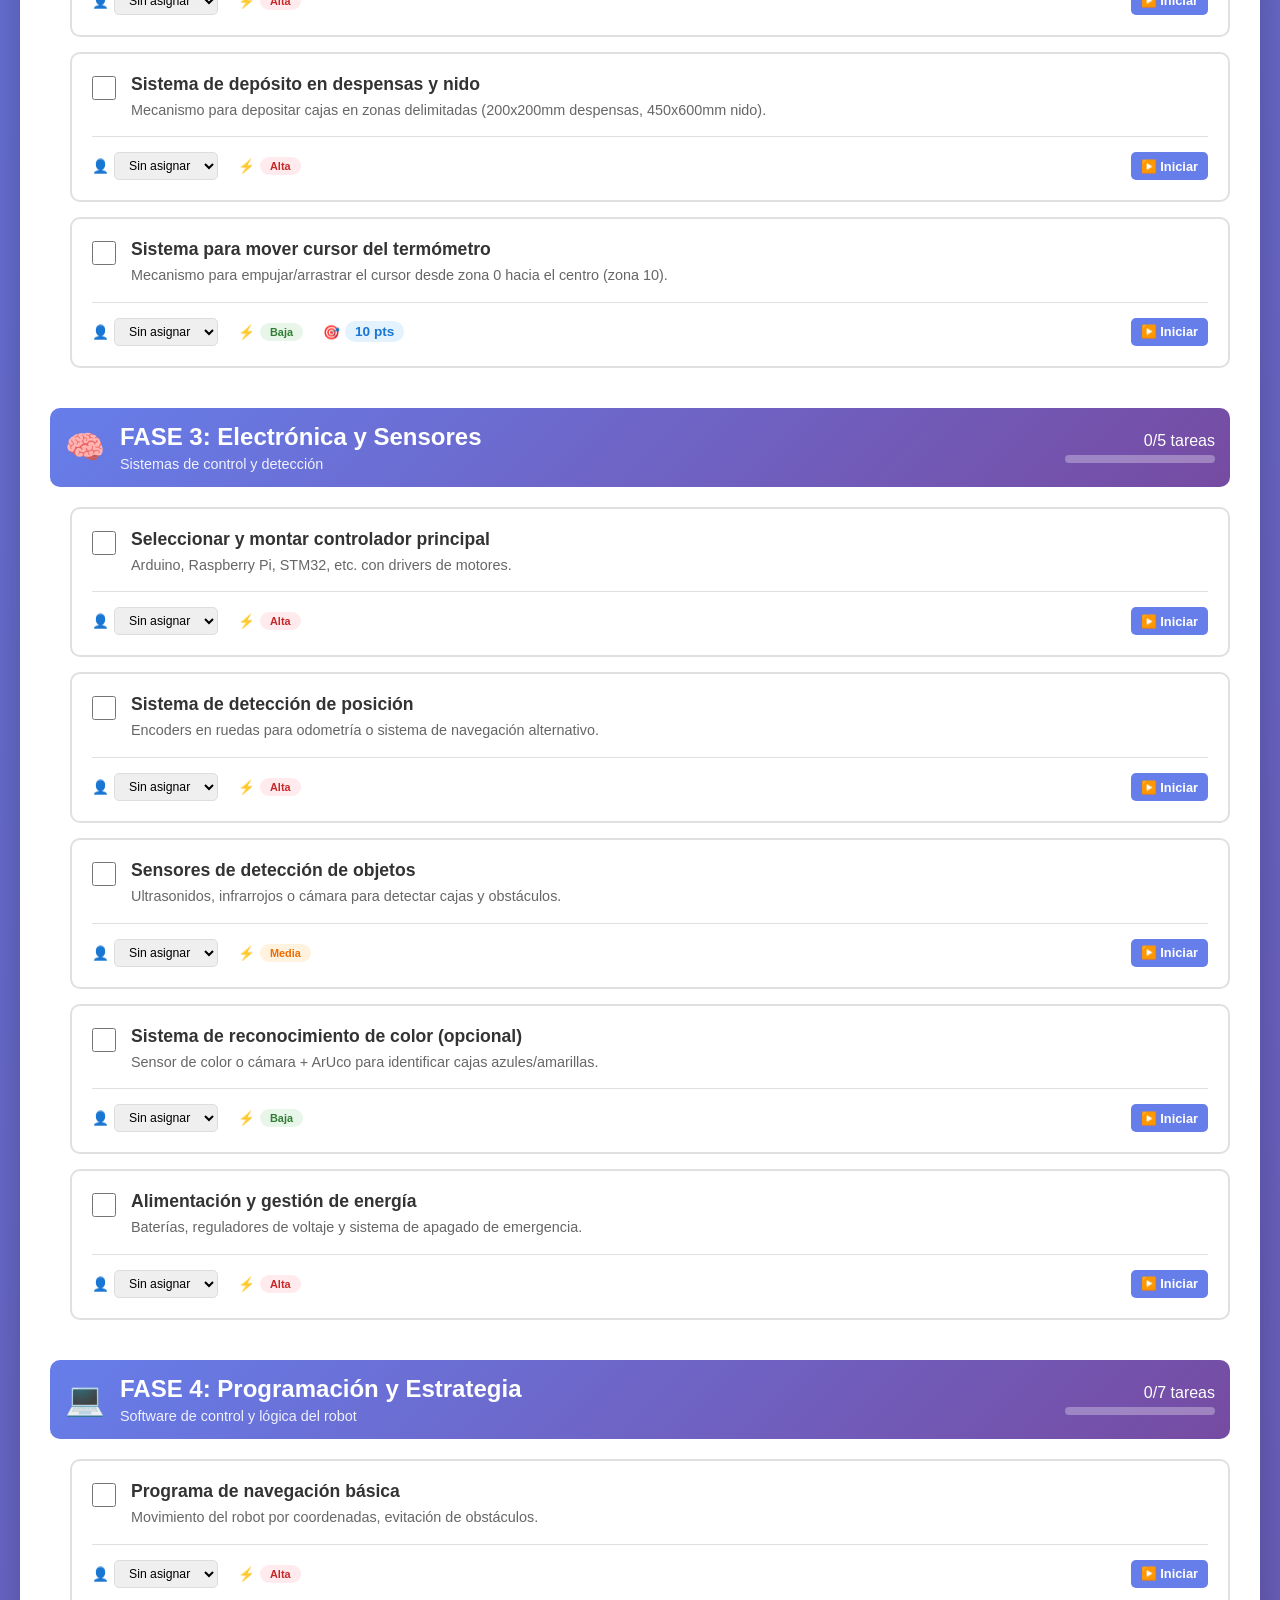
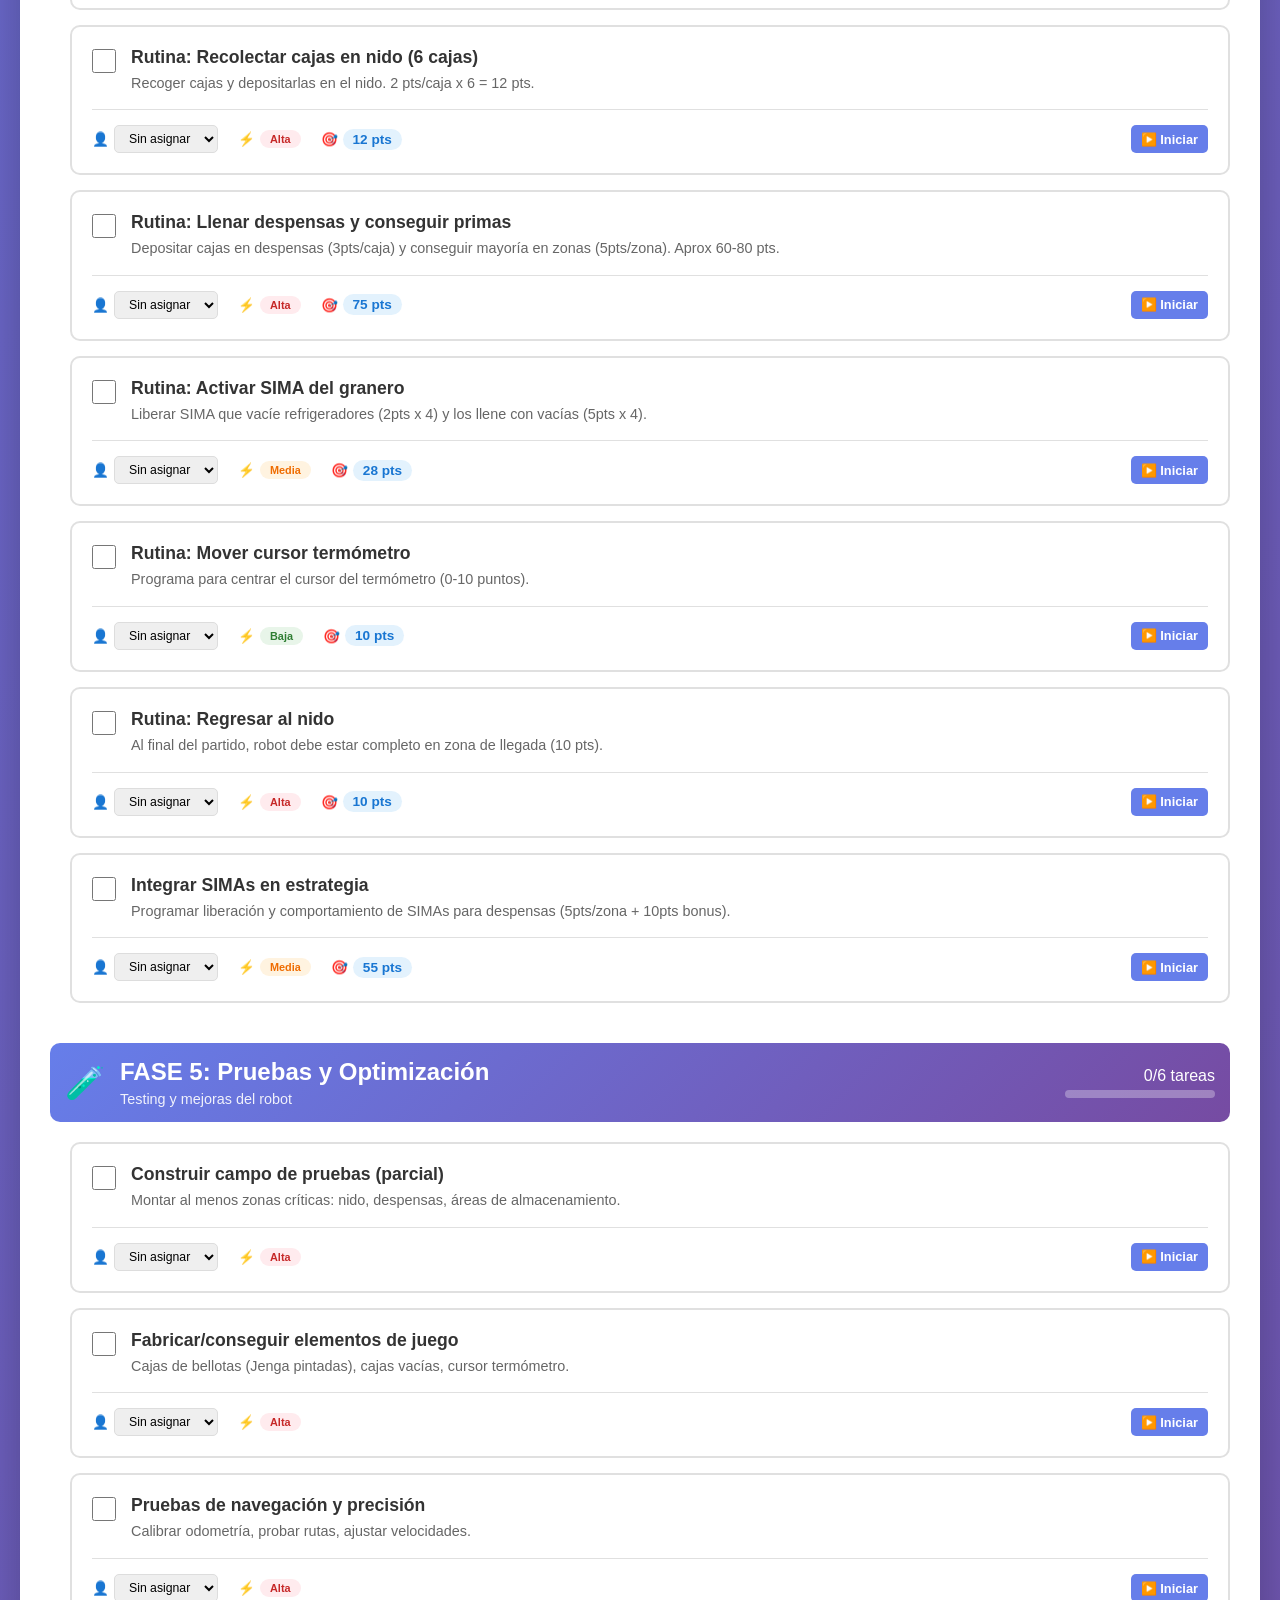
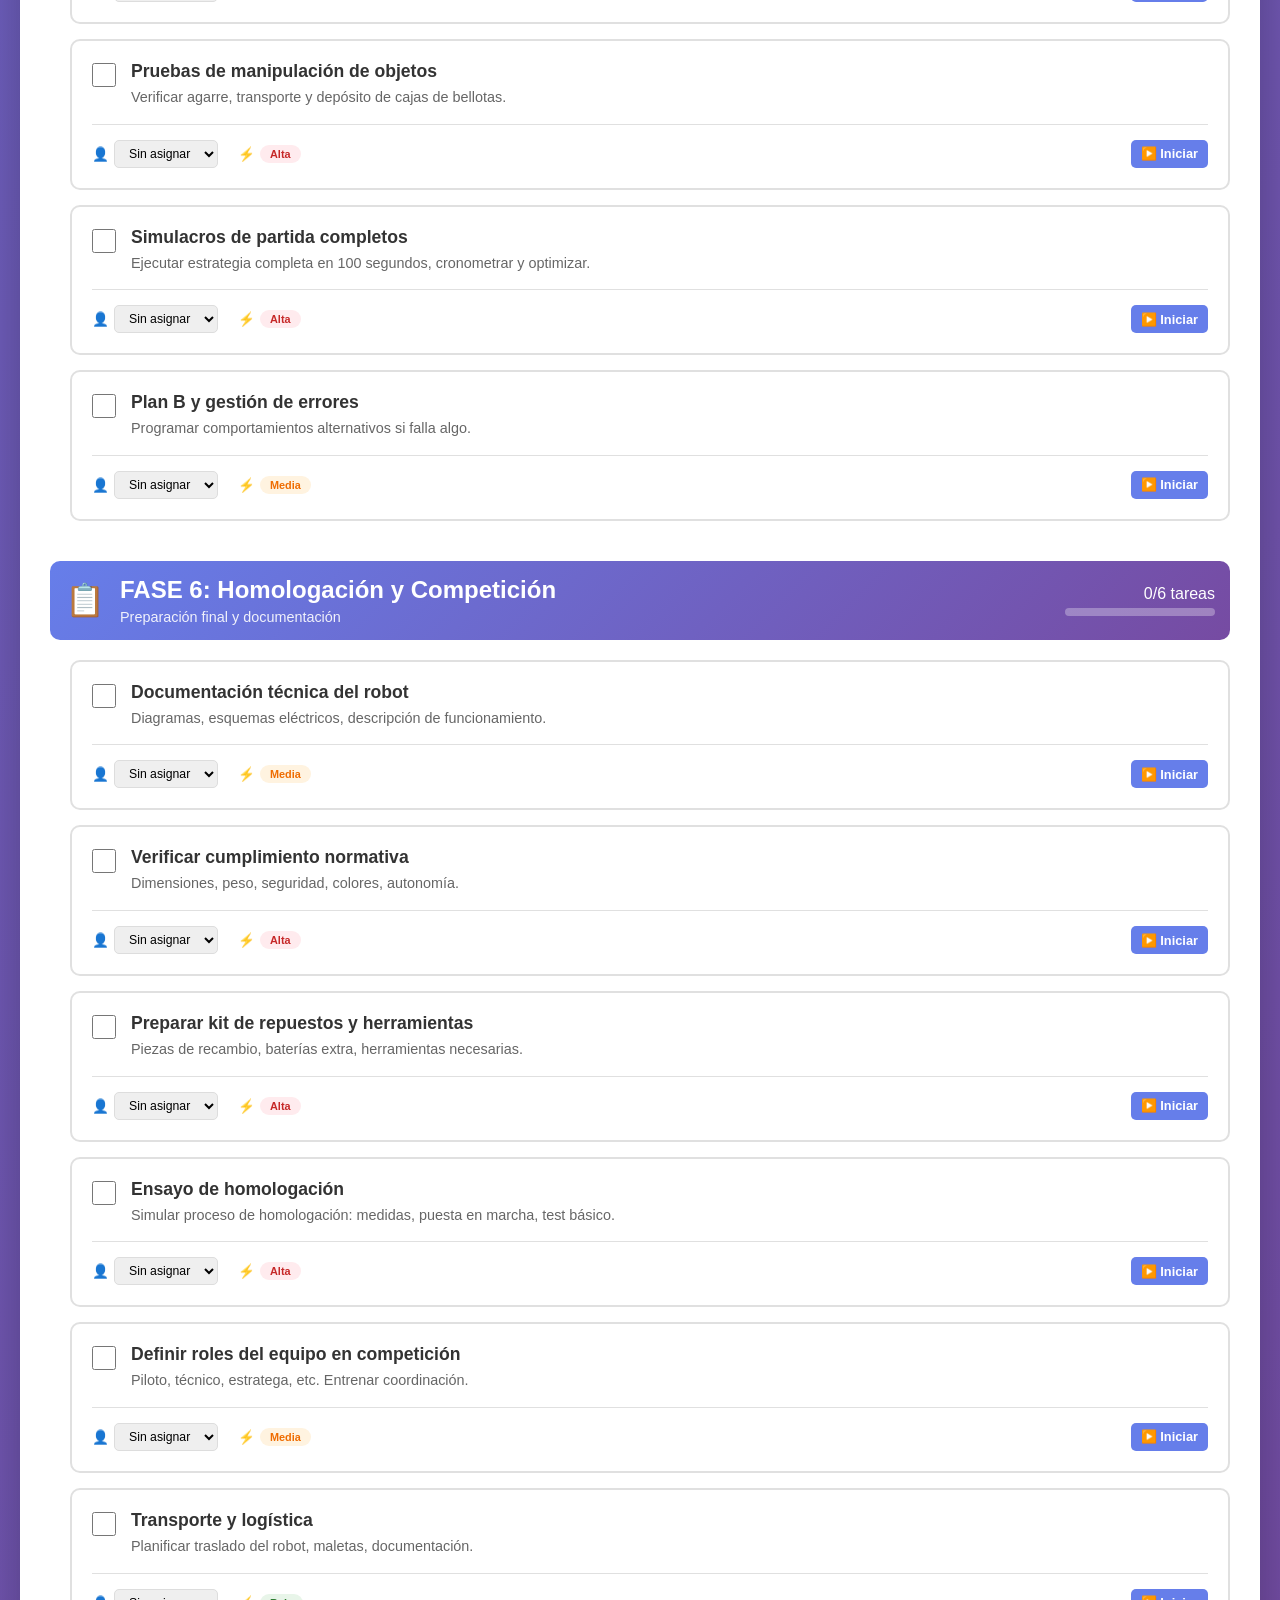
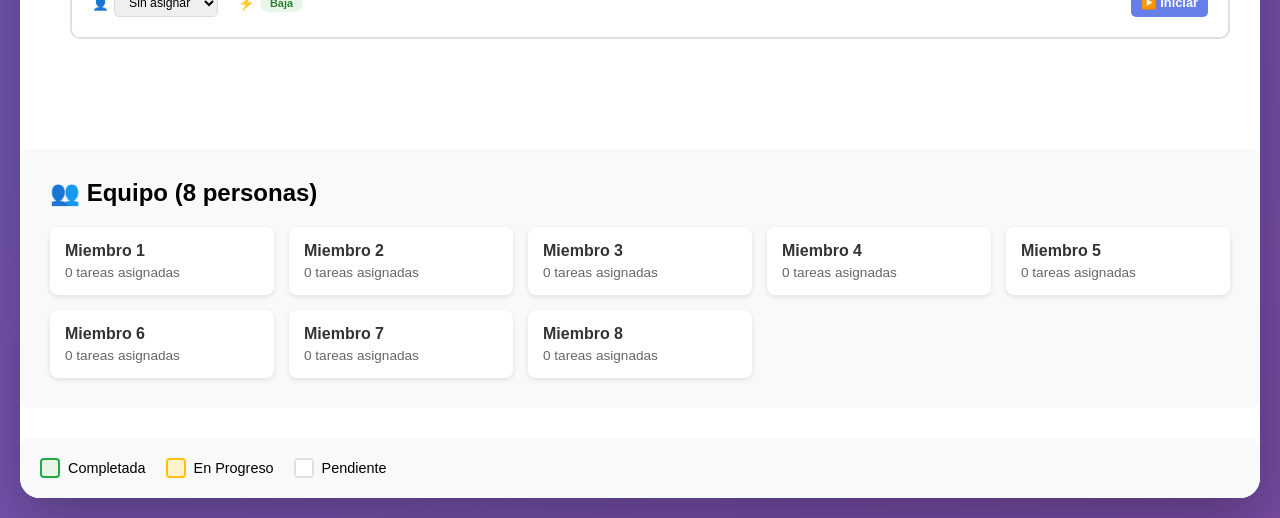
<file: EurobotPlanner/eurobot_2026_planner.html>
<!DOCTYPE html>
<html lang="es">
<head>
    <meta charset="UTF-8">
    <meta name="viewport" content="width=device-width, initial-scale=1.0">
    <title>Eurobot 2026 - Planificador de Tareas | Academia Cervantes</title>
    <style>
        * {
            margin: 0;
            padding: 0;
            box-sizing: border-box;
        }

        body {
            font-family: 'Segoe UI', Tahoma, Geneva, Verdana, sans-serif;
            background: linear-gradient(135deg, #667eea 0%, #764ba2 100%);
            padding: 20px;
            min-height: 100vh;
        }

        .container {
            max-width: 1400px;
            margin: 0 auto;
            background: white;
            border-radius: 20px;
            box-shadow: 0 20px 60px rgba(0,0,0,0.3);
            overflow: hidden;
        }

        .header {
            background: linear-gradient(135deg, #1e3c72 0%, #2a5298 100%);
            color: white;
            padding: 30px;
            text-align: center;
        }

        .header h1 {
            font-size: 2.5em;
            margin-bottom: 10px;
            text-shadow: 2px 2px 4px rgba(0,0,0,0.3);
        }

        .header .subtitle {
            font-size: 1.2em;
            opacity: 0.9;
        }

        .stats {
            display: grid;
            grid-template-columns: repeat(auto-fit, minmax(200px, 1fr));
            gap: 20px;
            padding: 30px;
            background: #f8f9fa;
        }

        .stat-card {
            background: white;
            padding: 20px;
            border-radius: 10px;
            text-align: center;
            box-shadow: 0 2px 10px rgba(0,0,0,0.1);
            transition: transform 0.2s;
        }

        .stat-card:hover {
            transform: translateY(-5px);
        }

        .stat-number {
            font-size: 2.5em;
            font-weight: bold;
            color: #667eea;
        }

        .stat-label {
            color: #666;
            margin-top: 5px;
        }

        .controls {
            padding: 20px 30px;
            background: #fff;
            border-bottom: 2px solid #eee;
            display: flex;
            gap: 15px;
            flex-wrap: wrap;
            align-items: center;
        }

        .btn {
            padding: 10px 20px;
            border: none;
            border-radius: 5px;
            cursor: pointer;
            font-size: 14px;
            font-weight: bold;
            transition: all 0.3s;
        }

        .btn-primary {
            background: #667eea;
            color: white;
        }

        .btn-primary:hover {
            background: #5568d3;
            transform: scale(1.05);
        }

        .btn-success {
            background: #28a745;
            color: white;
        }

        .btn-success:hover {
            background: #218838;
        }

        .btn-danger {
            background: #dc3545;
            color: white;
        }

        .btn-danger:hover {
            background: #c82333;
        }

        .filter-group {
            display: flex;
            gap: 10px;
            flex-wrap: wrap;
        }

        .filter-btn {
            padding: 8px 16px;
            border: 2px solid #667eea;
            background: white;
            color: #667eea;
            border-radius: 20px;
            cursor: pointer;
            transition: all 0.3s;
            font-size: 13px;
        }

        .filter-btn.active {
            background: #667eea;
            color: white;
        }

        .content {
            padding: 30px;
        }

        .phase {
            margin-bottom: 40px;
        }

        .phase-header {
            display: flex;
            align-items: center;
            gap: 15px;
            margin-bottom: 20px;
            padding: 15px;
            background: linear-gradient(135deg, #667eea 0%, #764ba2 100%);
            color: white;
            border-radius: 10px;
            cursor: pointer;
            transition: all 0.3s;
        }

        .phase-header:hover {
            transform: translateX(5px);
        }

        .phase-icon {
            font-size: 2em;
        }

        .phase-title {
            flex: 1;
        }

        .phase-title h2 {
            font-size: 1.5em;
            margin-bottom: 5px;
        }

        .phase-title .phase-desc {
            font-size: 0.9em;
            opacity: 0.9;
        }

        .phase-progress {
            text-align: right;
        }

        .phase-progress .progress-bar {
            width: 150px;
            height: 8px;
            background: rgba(255,255,255,0.3);
            border-radius: 4px;
            overflow: hidden;
            margin-top: 5px;
        }

        .phase-progress .progress-fill {
            height: 100%;
            background: #28a745;
            transition: width 0.3s;
        }

        .tasks {
            display: grid;
            gap: 15px;
            padding-left: 20px;
        }

        .task-card {   
            background: white;
            border: 2px solid #e0e0e0;
            border-radius: 10px;
            padding: 20px;
            transition: all 0.3s;
            position: relative;
        }

        .task-card:hover {
            box-shadow: 0 5px 15px rgba(0,0,0,0.1);
            border-color: #667eea;
        }

        .task-card.completed {
            background: #e8f5e9;
            border-color: #28a745;
        }

        .task-card.in-progress {
            background: #fff3cd;
            border-color: #ffc107;
        }

        .task-header {
            display: flex;
            align-items: flex-start;
            gap: 15px;
            margin-bottom: 15px;
        }

        .task-checkbox {
            width: 24px;
            height: 24px;
            cursor: pointer;
            margin-top: 2px;
        }

        .task-content {
            flex: 1;
        }

        .task-title {
            font-size: 1.1em;
            font-weight: bold;
            color: #333;
            margin-bottom: 5px;
        }

        .task-description {
            color: #666;
            font-size: 0.9em;
            line-height: 1.5;
        }

        .task-meta {
            display: flex;
            gap: 20px;
            flex-wrap: wrap;
            margin-top: 15px;
            padding-top: 15px;
            border-top: 1px solid #e0e0e0;
        }

        .task-assignee, .task-priority, .task-points {
            display: flex;
            align-items: center;
            gap: 5px;
            font-size: 0.85em;
        }

        .assignee-select {
            padding: 5px 10px;
            border: 1px solid #ddd;
            border-radius: 5px;
            font-size: 0.9em;
            cursor: pointer;
        }

        .priority-badge {
            padding: 3px 10px;
            border-radius: 12px;
            font-size: 0.8em;
            font-weight: bold;
        }

        .priority-high {
            background: #ffebee;
            color: #c62828;
        }

        .priority-medium {
            background: #fff3e0;
            color: #ef6c00;
        }

        .priority-low {
            background: #e8f5e9;
            color: #2e7d32;
        }

        .points-badge {
            background: #e3f2fd;
            color: #1976d2;
            padding: 3px 10px;
            border-radius: 12px;
            font-weight: bold;
        }

        .team-section {
            margin-top: 40px;
            padding: 30px;
            background: #f8f9fa;
            border-radius: 10px;
        }

        .team-grid {
            display: grid;
            grid-template-columns: repeat(auto-fill, minmax(200px, 1fr));
            gap: 15px;
            margin-top: 20px;
        }

        .team-member {
            background: white;
            padding: 15px;
            border-radius: 8px;
            box-shadow: 0 2px 5px rgba(0,0,0,0.1);
        }

        .member-name {
            font-weight: bold;
            margin-bottom: 5px;
            color: #333;
        }

        .member-tasks {
            font-size: 0.85em;
            color: #666;
        }

        .legend {
            display: flex;
            gap: 20px;
            flex-wrap: wrap;
            padding: 20px;
            background: #f8f9fa;
            border-radius: 10px;
            margin-top: 30px;
        }

        .legend-item {
            display: flex;
            align-items: center;
            gap: 8px;
            font-size: 0.9em;
        }

        .legend-box {
            width: 20px;
            height: 20px;
            border-radius: 4px;
            border: 2px solid;
        }

        @media print {
            body {
                background: white;
                padding: 0;
            }
            .controls {
                display: none;
            }
            .task-checkbox {
                display: none;
            }
        }
    </style>
</head>
<body>
    <div class="container">
        <div class="header">
            <h1>🤖 Eurobot 2026 - Winter is Coming ❄️</h1>
            <div class="subtitle">Academia Cervantes Robótica | Planificador de Tareas del Equipo</div>
        </div>

        <div class="stats">
            <div class="stat-card">
                <div class="stat-number" id="totalTasks">0</div>
                <div class="stat-label">Tareas Totales</div>
            </div>
            <div class="stat-card">
                <div class="stat-number" id="completedTasks">0</div>
                <div class="stat-label">Completadas</div>
            </div>
            <div class="stat-card">
                <div class="stat-number" id="inProgressTasks">0</div>
                <div class="stat-label">En Progreso</div>
            </div>
            <div class="stat-card">
                <div class="stat-number" id="totalPoints">0</div>
                <div class="stat-label">Puntos Posibles</div>
            </div>
        </div>

        <div class="controls">
            <input type="file" id="importFile" accept=".json" style="display:none" onchange="handleImport(event)">
            <button class="btn btn-primary" onclick="saveProgress()">💾 Guardar Progreso</button>
            <button class="btn btn-success" onclick="exportData()">📊 Exportar</button>
            <button class="btn btn-success" onclick="importData()">📥 Importar</button>
            <button class="btn btn-danger" onclick="resetAll()">🔄 Reset</button>

            <div style="flex: 1"></div>

            <div class="filter-group">
                <button class="filter-btn active" data-filter="all" onclick="filterTasks('all')">Todas</button>
                <button class="filter-btn" data-filter="pending" onclick="filterTasks('pending')">Pendientes</button>
                <button class="filter-btn" data-filter="in-progress" onclick="filterTasks('in-progress')">En Progreso</button>
                <button class="filter-btn" data-filter="completed" onclick="filterTasks('completed')">Completadas</button>
            </div>
        </div>

        <div class="content" id="tasksContainer">
            <!-- Las tareas se generarán dinámicamente aquí -->
        </div>

        <div class="team-section">
            <h2>👥 Equipo (8 personas)</h2>
            <div class="team-grid" id="teamGrid">
                <!-- Se generará dinámicamente -->
            </div>
        </div>

        <div class="legend">
            <div class="legend-item">
                <div class="legend-box" style="background: #e8f5e9; border-color: #28a745;"></div>
                <span>Completada</span>
            </div>
            <div class="legend-item">
                <div class="legend-box" style="background: #fff3cd; border-color: #ffc107;"></div>
                <span>En Progreso</span>
            </div>
            <div class="legend-item">
                <div class="legend-box" style="background: white; border-color: #e0e0e0;"></div>
                <span>Pendiente</span>
            </div>
        </div>
    </div>

    <script>
        // Datos del proyecto Eurobot 2026
        const projectData = {
            phases: [
                {
                    id: 'phase1',
                    icon: '🏗️',
                    title: 'FASE 1: Diseño y Mecánica Base',
                    description: 'Construcción del chasis y sistemas de movimiento',
                    tasks: [
                        {
                            id: 't1',
                            title: 'Diseñar chasis del robot principal',
                            description: 'Diseño en CAD del chasis base. Dimensiones máximas según normativa.',
                            priority: 'high',
                            points: 0,
                            subtasks: ['Medidas de campo', 'Diseño 3D', 'Lista de materiales']
                        },
                        {
                            id: 't2',
                            title: 'Sistema de tracción y motores',
                            description: 'Selección y montaje de motores, ruedas y sistema de movimiento diferencial u omnidireccional.',
                            priority: 'high',
                            points: 0
                        },
                        {
                            id: 't3',
                            title: 'Diseñar SIMA para granero',
                            description: 'Pequeño robot autónomo (20x20cm) para vaciar refrigeradores y llenarlos con cajas vacías.',
                            priority: 'medium',
                            points: 14
                        },
                        {
                            id: 't4',
                            title: 'Diseñar SIMAs para despensas (hasta 6)',
                            description: 'Pequeños robots que deben llegar a las despensas y "comer" bellotas con actuador visible.',
                            priority: 'medium',
                            points: 55
                        }
                    ]
                },
                {
                    id: 'phase2',
                    icon: '🔧',
                    title: 'FASE 2: Sistemas de Manipulación',
                    description: 'Mecanismos para recoger y depositar objetos',
                    tasks: [
                        {
                            id: 't5',
                            title: 'Sistema de recolección de cajas de bellotas',
                            description: 'Diseñar mecanismo para recoger cajas (150x50x30mm) del campo y áreas de almacenamiento.',
                            priority: 'high',
                            points: 0
                        },
                        {
                            id: 't6',
                            title: 'Sistema de almacenamiento interno',
                            description: 'Capacidad para transportar múltiples cajas simultáneamente (min. 6 recomendado).',
                            priority: 'high',
                            points: 0
                        },
                        {
                            id: 't7',
                            title: 'Sistema de depósito en despensas y nido',
                            description: 'Mecanismo para depositar cajas en zonas delimitadas (200x200mm despensas, 450x600mm nido).',
                            priority: 'high',
                            points: 0
                        },
                        {
                            id: 't8',
                            title: 'Sistema para mover cursor del termómetro',
                            description: 'Mecanismo para empujar/arrastrar el cursor desde zona 0 hacia el centro (zona 10).',
                            priority: 'low',
                            points: 10
                        }
                    ]
                },
                {
                    id: 'phase3',
                    icon: '🧠',
                    title: 'FASE 3: Electrónica y Sensores',
                    description: 'Sistemas de control y detección',
                    tasks: [
                        {
                            id: 't9',
                            title: 'Seleccionar y montar controlador principal',
                            description: 'Arduino, Raspberry Pi, STM32, etc. con drivers de motores.',
                            priority: 'high',
                            points: 0
                        },
                        {
                            id: 't10',
                            title: 'Sistema de detección de posición',
                            description: 'Encoders en ruedas para odometría o sistema de navegación alternativo.',
                            priority: 'high',
                            points: 0
                        },
                        {
                            id: 't11',
                            title: 'Sensores de detección de objetos',
                            description: 'Ultrasonidos, infrarrojos o cámara para detectar cajas y obstáculos.',
                            priority: 'medium',
                            points: 0
                        },
                        {
                            id: 't12',
                            title: 'Sistema de reconocimiento de color (opcional)',
                            description: 'Sensor de color o cámara + ArUco para identificar cajas azules/amarillas.',
                            priority: 'low',
                            points: 0
                        },
                        {
                            id: 't13',
                            title: 'Alimentación y gestión de energía',
                            description: 'Baterías, reguladores de voltaje y sistema de apagado de emergencia.',
                            priority: 'high',
                            points: 0
                        }
                    ]
                },
                {
                    id: 'phase4',
                    icon: '💻',
                    title: 'FASE 4: Programación y Estrategia',
                    description: 'Software de control y lógica del robot',
                    tasks: [
                        {
                            id: 't14',
                            title: 'Programa de navegación básica',
                            description: 'Movimiento del robot por coordenadas, evitación de obstáculos.',
                            priority: 'high',
                            points: 0
                        },
                        {
                            id: 't15',
                            title: 'Rutina: Recolectar cajas en nido (6 cajas)',
                            description: 'Recoger cajas y depositarlas en el nido. 2 pts/caja x 6 = 12 pts.',
                            priority: 'high',
                            points: 12
                        },
                        {
                            id: 't16',
                            title: 'Rutina: Llenar despensas y conseguir primas',
                            description: 'Depositar cajas en despensas (3pts/caja) y conseguir mayoría en zonas (5pts/zona). Aprox 60-80 pts.',
                            priority: 'high',
                            points: 75
                        },
                        {
                            id: 't17',
                            title: 'Rutina: Activar SIMA del granero',
                            description: 'Liberar SIMA que vacíe refrigeradores (2pts x 4) y los llene con vacías (5pts x 4).',
                            priority: 'medium',
                            points: 28
                        },
                        {
                            id: 't18',
                            title: 'Rutina: Mover cursor termómetro',
                            description: 'Programa para centrar el cursor del termómetro (0-10 puntos).',
                            priority: 'low',
                            points: 10
                        },
                        {
                            id: 't19',
                            title: 'Rutina: Regresar al nido',
                            description: 'Al final del partido, robot debe estar completo en zona de llegada (10 pts).',
                            priority: 'high',
                            points: 10
                        },
                        {
                            id: 't20',
                            title: 'Integrar SIMAs en estrategia',
                            description: 'Programar liberación y comportamiento de SIMAs para despensas (5pts/zona + 10pts bonus).',
                            priority: 'medium',
                            points: 55
                        }
                    ]
                },
                {
                    id: 'phase5',
                    icon: '🧪',
                    title: 'FASE 5: Pruebas y Optimización',
                    description: 'Testing y mejoras del robot',
                    tasks: [
                        {
                            id: 't21',
                            title: 'Construir campo de pruebas (parcial)',
                            description: 'Montar al menos zonas críticas: nido, despensas, áreas de almacenamiento.',
                            priority: 'high',
                            points: 0
                        },
                        {
                            id: 't22',
                            title: 'Fabricar/conseguir elementos de juego',
                            description: 'Cajas de bellotas (Jenga pintadas), cajas vacías, cursor termómetro.',
                            priority: 'high',
                            points: 0
                        },
                        {
                            id: 't23',
                            title: 'Pruebas de navegación y precisión',
                            description: 'Calibrar odometría, probar rutas, ajustar velocidades.',
                            priority: 'high',
                            points: 0
                        },
                        {
                            id: 't24',
                            title: 'Pruebas de manipulación de objetos',
                            description: 'Verificar agarre, transporte y depósito de cajas de bellotas.',
                            priority: 'high',
                            points: 0
                        },
                        {
                            id: 't25',
                            title: 'Simulacros de partida completos',
                            description: 'Ejecutar estrategia completa en 100 segundos, cronometrar y optimizar.',
                            priority: 'high',
                            points: 0
                        },
                        {
                            id: 't26',
                            title: 'Plan B y gestión de errores',
                            description: 'Programar comportamientos alternativos si falla algo.',
                            priority: 'medium',
                            points: 0
                        }
                    ]
                },
                {
                    id: 'phase6',
                    icon: '📋',
                    title: 'FASE 6: Homologación y Competición',
                    description: 'Preparación final y documentación',
                    tasks: [
                        {
                            id: 't27',
                            title: 'Documentación técnica del robot',
                            description: 'Diagramas, esquemas eléctricos, descripción de funcionamiento.',
                            priority: 'medium',
                            points: 0
                        },
                        {
                            id: 't28',
                            title: 'Verificar cumplimiento normativa',
                            description: 'Dimensiones, peso, seguridad, colores, autonomía.',
                            priority: 'high',
                            points: 0
                        },
                        {
                            id: 't29',
                            title: 'Preparar kit de repuestos y herramientas',
                            description: 'Piezas de recambio, baterías extra, herramientas necesarias.',
                            priority: 'high',
                            points: 0
                        },
                        {
                            id: 't30',
                            title: 'Ensayo de homologación',
                            description: 'Simular proceso de homologación: medidas, puesta en marcha, test básico.',
                            priority: 'high',
                            points: 0
                        },
                        {
                            id: 't31',
                            title: 'Definir roles del equipo en competición',
                            description: 'Piloto, técnico, estratega, etc. Entrenar coordinación.',
                            priority: 'medium',
                            points: 0
                        },
                        {
                            id: 't32',
                            title: 'Transporte y logística',
                            description: 'Planificar traslado del robot, maletas, documentación.',
                            priority: 'low',
                            points: 0
                        }
                    ]
                }
            ],
            teamMembers: [
                'Miembro 1',
                'Miembro 2',
                'Miembro 3',
                'Miembro 4',
                'Miembro 5',
                'Miembro 6',
                'Miembro 7',
                'Miembro 8'
            ]
        };

        // Estado de las tareas (se guarda en localStorage)
        let taskStates = {};
        let currentFilter = 'all';

        // Inicializar
        document.addEventListener('DOMContentLoaded', function() {
            loadProgress();
            renderTasks();
            renderTeam();
            updateStats();
        });

        // Renderizar tareas
        function renderTasks() {
            const container = document.getElementById('tasksContainer');
            container.innerHTML = '';

            projectData.phases.forEach(phase => {
                const phaseDiv = document.createElement('div');
                phaseDiv.className = 'phase';
                phaseDiv.dataset.phaseId = phase.id;

                const completed = phase.tasks.filter(t => taskStates[t.id] === 'completed').length;
                const total = phase.tasks.length;
                const progress = total > 0 ? (completed / total * 100) : 0;

                phaseDiv.innerHTML = `
                    <div class="phase-header">
                        <div class="phase-icon">${phase.icon}</div>
                        <div class="phase-title">
                            <h2>${phase.title}</h2>
                            <div class="phase-desc">${phase.description}</div>
                        </div>
                        <div class="phase-progress">
                            <div>${completed}/${total} tareas</div>
                            <div class="progress-bar">
                                <div class="progress-fill" style="width: ${progress}%"></div>
                            </div>
                        </div>
                    </div>
                    <div class="tasks" id="${phase.id}-tasks"></div>
                `;

                container.appendChild(phaseDiv);

                const tasksDiv = document.getElementById(`${phase.id}-tasks`);
                phase.tasks.forEach(task => {
                    const state = taskStates[task.id] || 'pending';

                    // Aplicar filtro
                    if (currentFilter !== 'all' && state !== currentFilter) {
                        return;
                    }

                    const taskCard = document.createElement('div');
                    taskCard.className = `task-card ${state}`;
                    taskCard.dataset.taskId = task.id;

                    const assignee = taskStates[task.id + '_assignee'] || 'sin-asignar';

                    taskCard.innerHTML = `
                        <div class="task-header">
                            <input type="checkbox"
                                   class="task-checkbox"
                                   ${state === 'completed' ? 'checked' : ''}
                                   onchange="toggleTask('${task.id}')">
                            <div class="task-content">
                                <div class="task-title">${task.title}</div>
                                <div class="task-description">${task.description}</div>
                            </div>
                        </div>
                        <div class="task-meta">
                            <div class="task-assignee">
                                <strong>👤</strong>
                                <select class="assignee-select" onchange="assignTask('${task.id}', this.value)">
                                    <option value="sin-asignar" ${assignee === 'sin-asignar' ? 'selected' : ''}>Sin asignar</option>
                                    ${projectData.teamMembers.map((member, idx) =>
                                        `<option value="member${idx+1}" ${assignee === 'member'+(idx+1) ? 'selected' : ''}>${member}</option>`
                                    ).join('')}
                                </select>
                            </div>
                            <div class="task-priority">
                                <strong>⚡</strong>
                                <span class="priority-badge priority-${task.priority}">
                                    ${task.priority === 'high' ? 'Alta' : task.priority === 'medium' ? 'Media' : 'Baja'}
                                </span>
                            </div>
                            ${task.points > 0 ? `
                                <div class="task-points">
                                    <strong>🎯</strong>
                                    <span class="points-badge">${task.points} pts</span>
                                </div>
                            ` : ''}
                            <div style="flex: 1"></div>
                            <button class="btn btn-primary"
                                    style="font-size: 0.8em; padding: 5px 10px;"
                                    onclick="toggleInProgress('${task.id}')">
                                ${state === 'in-progress' ? '⏸️ Pausar' : '▶️ Iniciar'}
                            </button>
                        </div>
                    `;

                    tasksDiv.appendChild(taskCard);
                });
            });
        }

        // Renderizar equipo
        function renderTeam() {
            const teamGrid = document.getElementById('teamGrid');
            teamGrid.innerHTML = '';

            projectData.teamMembers.forEach((member, idx) => {
                const memberId = 'member' + (idx + 1);
                const assignedTasks = Object.keys(taskStates).filter(key =>
                    key.endsWith('_assignee') && taskStates[key] === memberId
                ).length;

                const memberCard = document.createElement('div');
                memberCard.className = 'team-member';
                memberCard.innerHTML = `
                    <div class="member-name">${member}</div>
                    <div class="member-tasks">${assignedTasks} tareas asignadas</div>
                `;
                teamGrid.appendChild(memberCard);
            });
        }

        // Toggle tarea completada
        function toggleTask(taskId) {
            const currentState = taskStates[taskId] || 'pending';
            taskStates[taskId] = currentState === 'completed' ? 'pending' : 'completed';
            saveProgress();
            renderTasks();
            updateStats();
        }

        // Toggle en progreso
        function toggleInProgress(taskId) {
            const currentState = taskStates[taskId] || 'pending';
            taskStates[taskId] = currentState === 'in-progress' ? 'pending' : 'in-progress';
            saveProgress();
            renderTasks();
            updateStats();
        }

        // Asignar tarea
        function assignTask(taskId, assignee) {
            taskStates[taskId + '_assignee'] = assignee;
            saveProgress();
            renderTeam();
        }

        // Filtrar tareas
        function filterTasks(filter) {
            currentFilter = filter;
            document.querySelectorAll('.filter-btn').forEach(btn => {
                btn.classList.remove('active');
                if (btn.dataset.filter === filter) {
                    btn.classList.add('active');
                }
            });
            renderTasks();
        }

        // Actualizar estadísticas
        function updateStats() {
            let total = 0;
            let completed = 0;
            let inProgress = 0;
            let points = 0;

            projectData.phases.forEach(phase => {
                phase.tasks.forEach(task => {
                    total++;
                    const state = taskStates[task.id] || 'pending';
                    if (state === 'completed') completed++;
                    if (state === 'in-progress') inProgress++;
                    if (task.points) points += task.points;
                });
            });

            document.getElementById('totalTasks').textContent = total;
            document.getElementById('completedTasks').textContent = completed;
            document.getElementById('inProgressTasks').textContent = inProgress;
            document.getElementById('totalPoints').textContent = points;
        }

        // Guardar progreso
        function saveProgress() {
            localStorage.setItem('eurobot2026_progress', JSON.stringify(taskStates));
            alert('✅ Progreso guardado correctamente');
        }

        // Cargar progreso
        function loadProgress() {
            const saved = localStorage.getItem('eurobot2026_progress');
            if (saved) {
                taskStates = JSON.parse(saved);
            }
        }

        // Exportar datos
        function exportData() {
            const data = {
                fecha: new Date().toISOString(),
                progreso: taskStates,
                estadisticas: {
                    total: document.getElementById('totalTasks').textContent,
                    completadas: document.getElementById('completedTasks').textContent,
                    enProgreso: document.getElementById('inProgressTasks').textContent,
                    puntos: document.getElementById('totalPoints').textContent
                }
            };

            const blob = new Blob([JSON.stringify(data, null, 2)], {type: 'application/json'});
            const url = URL.createObjectURL(blob);
            const a = document.createElement('a');
            a.href = url;
            a.download = 'eurobot2026_progreso_' + new Date().toISOString().split('T')[0] + '.json';
            a.click();
        }

        // Importar datos
        function importData() {
            document.getElementById('importFile').click();
        }

        // Manejar archivo importado
        function handleImport(event) {
            const file = event.target.files[0];
            if (!file) return;

            const reader = new FileReader();
            reader.onload = function(e) {
                try {
                    const data = JSON.parse(e.target.result);

                    // Verificar que el archivo tenga la estructura correcta
                    if (!data.progreso) {
                        alert('❌ Error: El archivo JSON no tiene el formato correcto');
                        return;
                    }

                    // Cargar los datos
                    taskStates = data.progreso;

                    // Guardar en localStorage
                    localStorage.setItem('eurobot2026_progress', JSON.stringify(taskStates));

                    // Actualizar la interfaz
                    renderTasks();
                    renderTeam();
                    updateStats();

                    alert('✅ Progreso importado correctamente!\n\nFecha del archivo: ' +
                          (data.fecha ? new Date(data.fecha).toLocaleString('es-ES') : 'No disponible'));

                } catch (error) {
                    alert('❌ Error al leer el archivo: ' + error.message);
                    console.error('Error importing:', error);
                }
            };
            reader.readAsText(file);

            // Reset input para poder importar el mismo archivo de nuevo si es necesario
            event.target.value = '';
        }

        // Resetear todo
        function resetAll() {
            if (confirm('¿Estás seguro de que quieres resetear todo el progreso?')) {
                taskStates = {};
                localStorage.removeItem('eurobot2026_progress');
                renderTasks();
                renderTeam();
                updateStats();
                alert('✅ Progreso reseteado');
            }
        }
    </script>
</body>
</html>
</file>
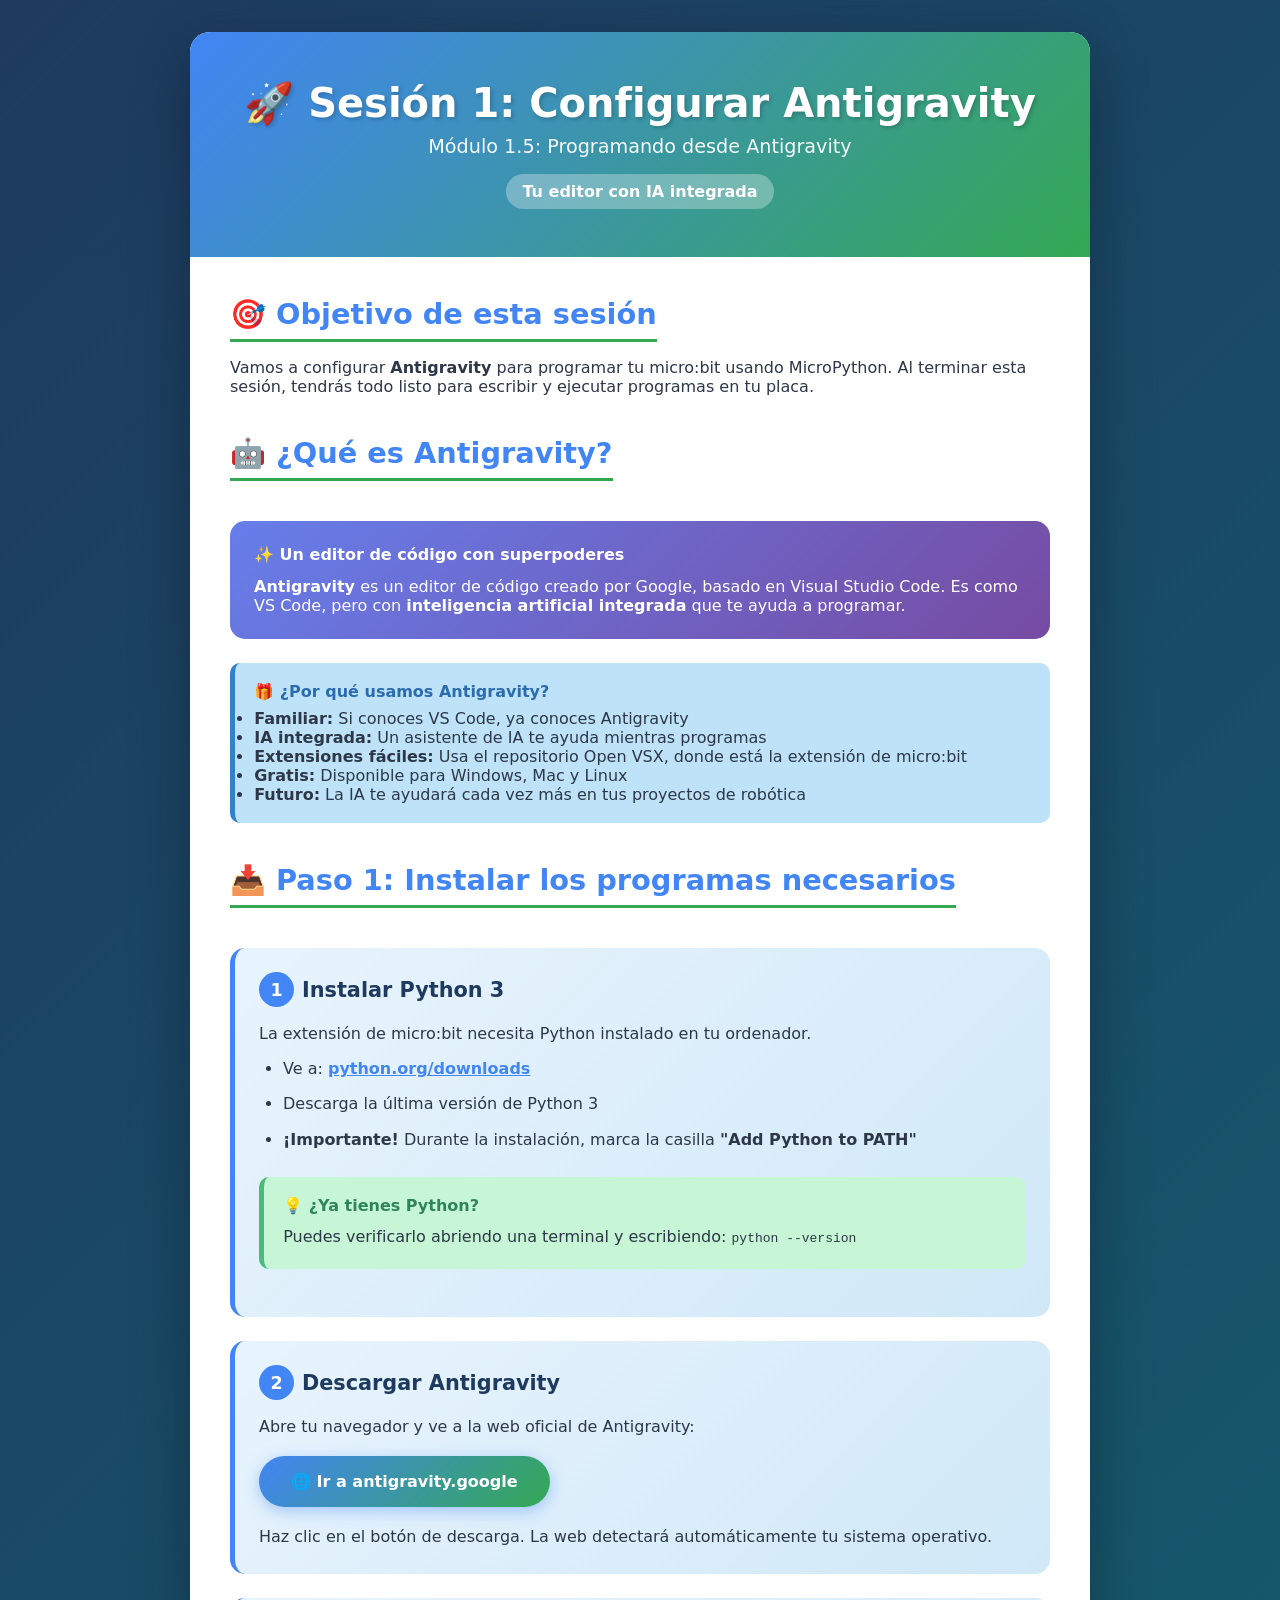
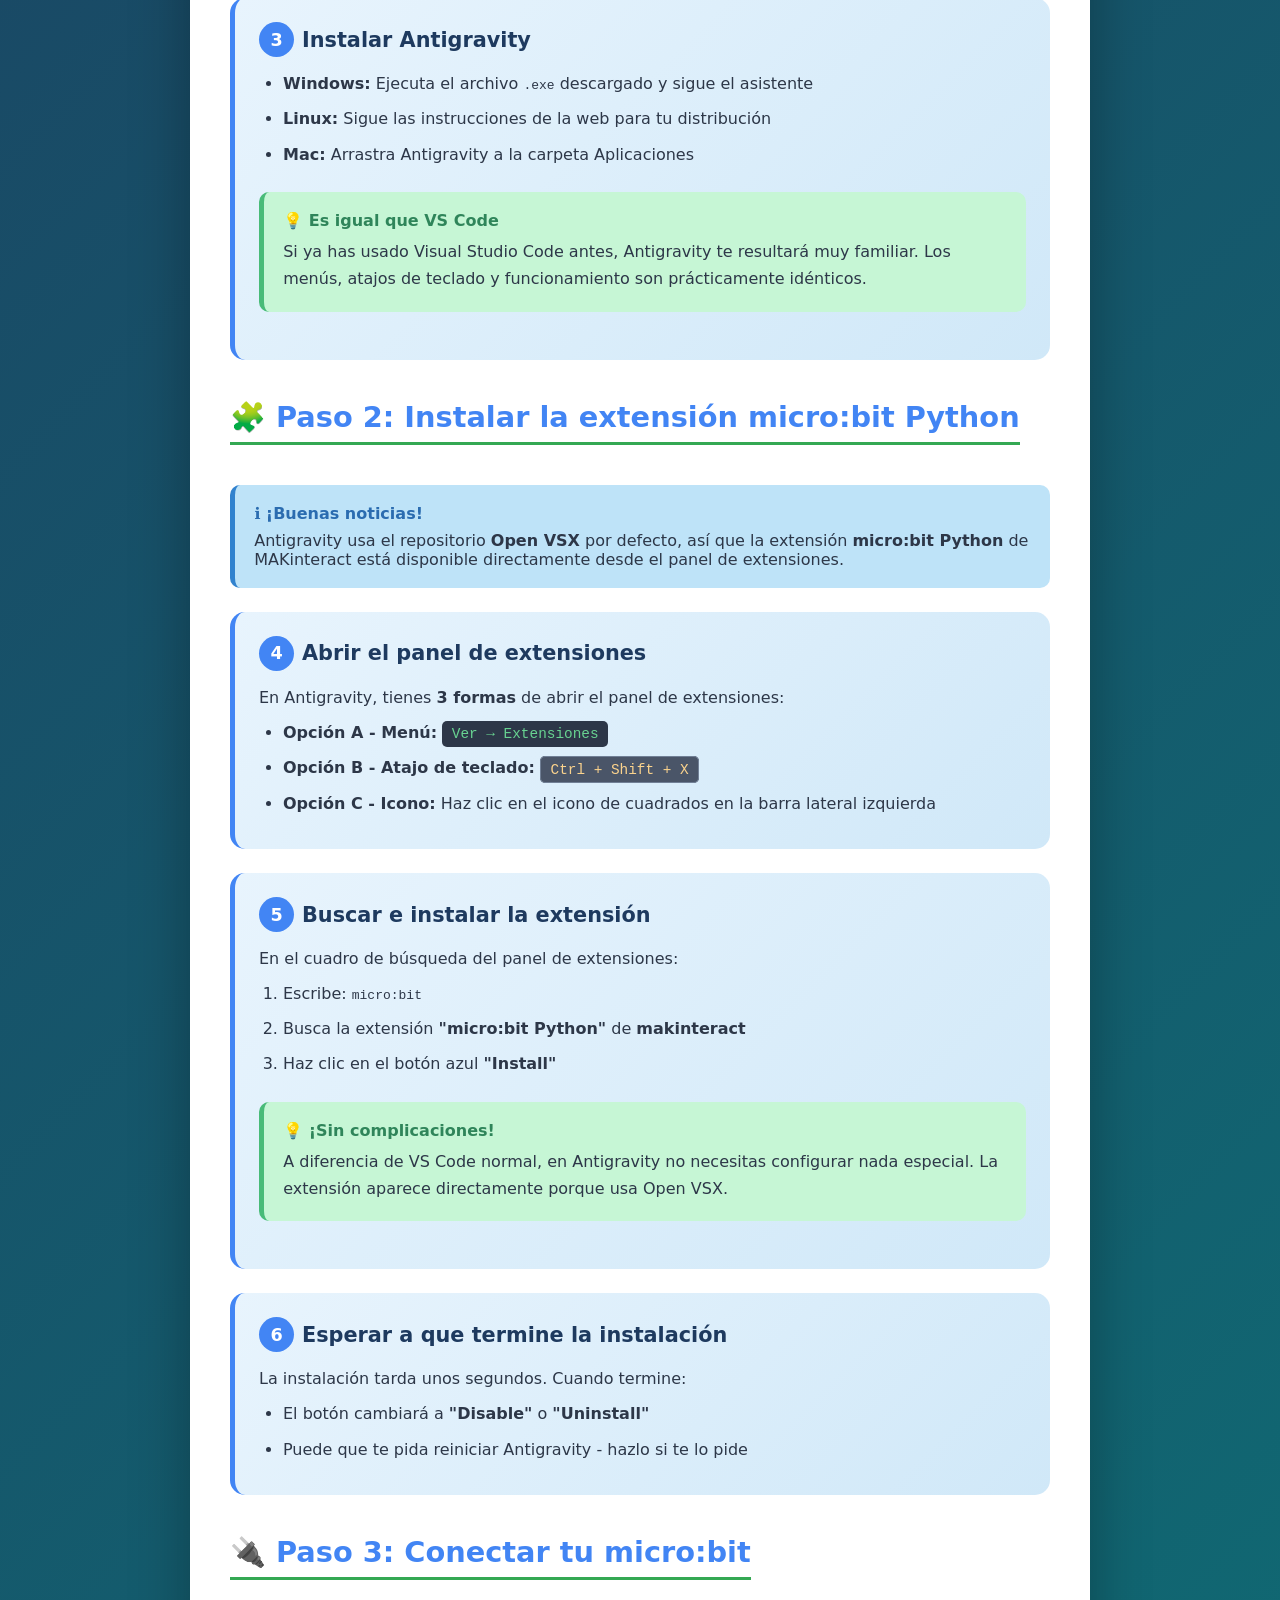
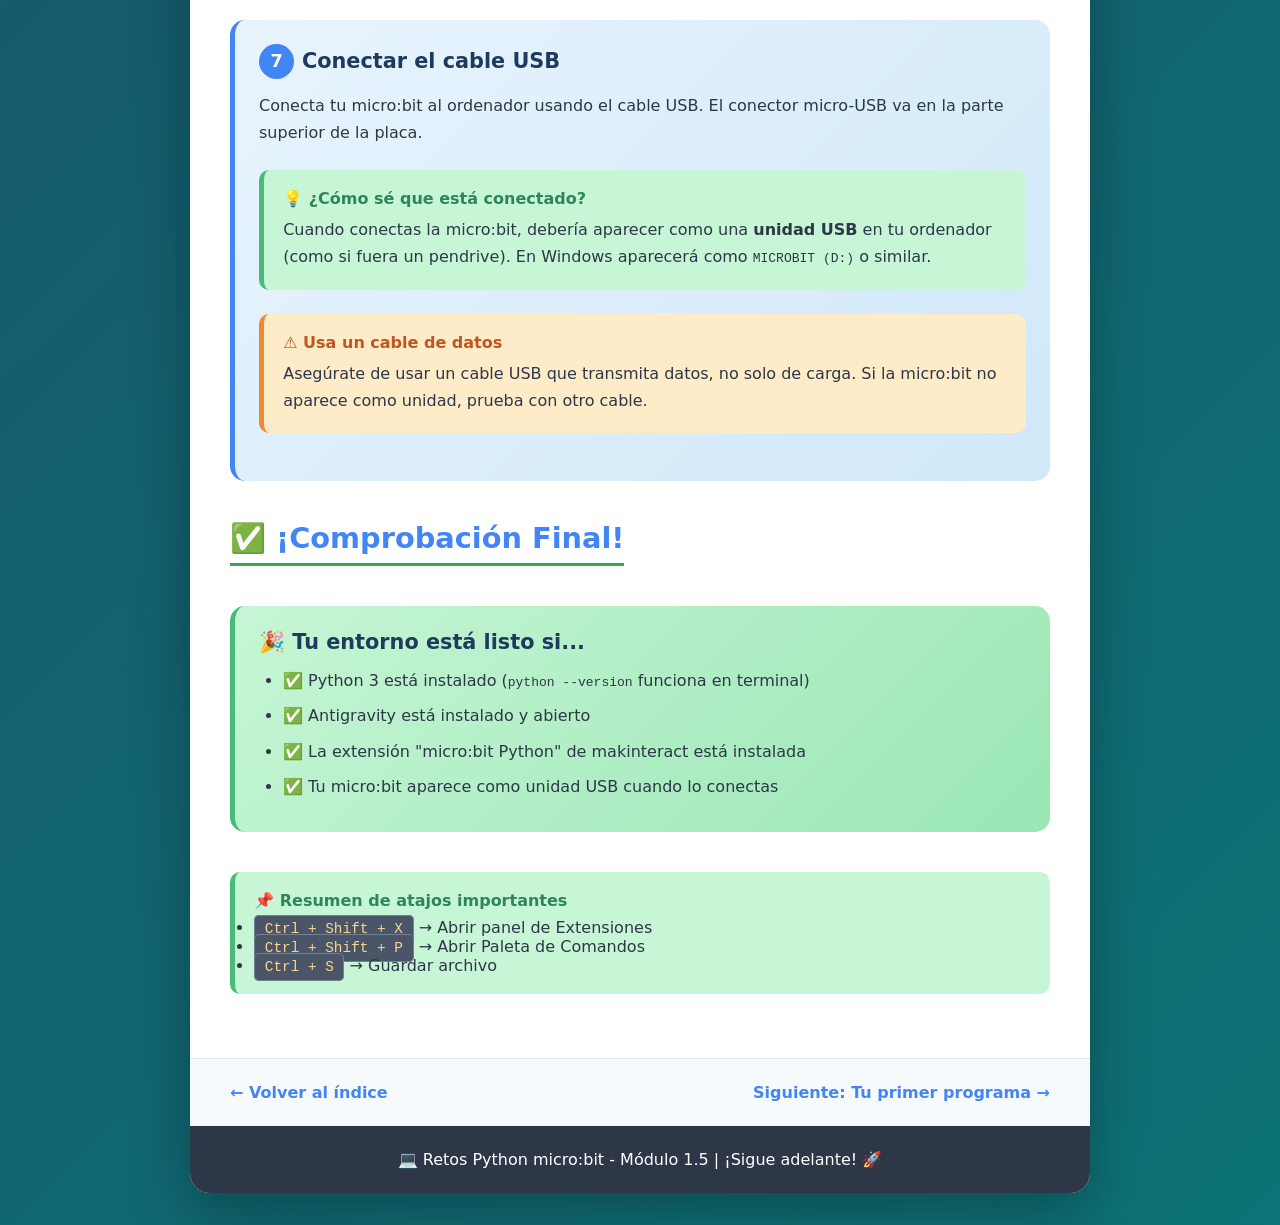
<file: retos_python_microbit/modulo_1.5_vscode/01_configurar_vscode.html>
<!DOCTYPE html>
<html lang="es">

<head>
    <meta charset="UTF-8">
    <meta name="viewport" content="width=device-width, initial-scale=1.0">
    <title>Sesión 1: Configurar Antigravity - micro:bit</title>
    <style>
        * {
            margin: 0;
            padding: 0;
            box-sizing: border-box;
        }

        body {
            font-family: 'Inter', 'Segoe UI', system-ui, -apple-system, sans-serif;
            background: linear-gradient(135deg, #1e3a5f 0%, #0d7377 100%);
            min-height: 100vh;
            padding: 2rem;
            color: #2d3748;
        }

        .container {
            max-width: 900px;
            margin: 0 auto;
            background: white;
            border-radius: 20px;
            box-shadow: 0 20px 60px rgba(0, 0, 0, 0.3);
            overflow: hidden;
        }

        .header {
            background: linear-gradient(135deg, #4285f4 0%, #34a853 100%);
            color: white;
            padding: 3rem 2rem;
            text-align: center;
        }

        .header h1 {
            font-size: 2.5rem;
            margin-bottom: 0.5rem;
            text-shadow: 2px 2px 4px rgba(0, 0, 0, 0.2);
        }

        .header .subtitle {
            font-size: 1.2rem;
            opacity: 0.95;
        }

        .badge {
            display: inline-block;
            background: rgba(255, 255, 255, 0.3);
            padding: 0.5rem 1rem;
            border-radius: 20px;
            margin-top: 1rem;
            font-weight: bold;
        }

        .content {
            padding: 2.5rem;
        }

        .section {
            margin-bottom: 2.5rem;
        }

        .section h2 {
            color: #4285f4;
            font-size: 1.8rem;
            margin-bottom: 1rem;
            padding-bottom: 0.5rem;
            border-bottom: 3px solid #34a853;
            display: inline-block;
        }

        .step-box {
            background: linear-gradient(135deg, #e8f4fd 0%, #d0e8f8 100%);
            padding: 1.5rem;
            border-radius: 15px;
            margin: 1.5rem 0;
            border-left: 5px solid #4285f4;
        }

        .step-box h3 {
            color: #1e3a5f;
            margin-bottom: 0.8rem;
            font-size: 1.3rem;
            display: flex;
            align-items: center;
            gap: 0.5rem;
        }

        .step-number {
            background: #4285f4;
            color: white;
            width: 35px;
            height: 35px;
            border-radius: 50%;
            display: inline-flex;
            align-items: center;
            justify-content: center;
            font-weight: bold;
            font-size: 1.1rem;
        }

        .step-box p,
        .step-box ul,
        .step-box ol {
            line-height: 1.7;
            color: #2d3748;
        }

        .step-box ul,
        .step-box ol {
            margin-left: 1.5rem;
            margin-top: 0.5rem;
        }

        .step-box li {
            margin: 0.5rem 0;
        }

        .menu-path {
            background: #2d3748;
            color: #68d391;
            padding: 0.3rem 0.6rem;
            border-radius: 5px;
            font-family: 'Consolas', 'Monaco', 'Courier New', monospace;
            font-size: 0.9rem;
        }

        .keyboard-shortcut {
            background: #4a5568;
            color: #fbd38d;
            padding: 0.3rem 0.6rem;
            border-radius: 5px;
            font-family: 'Consolas', 'Monaco', 'Courier New', monospace;
            font-size: 0.9rem;
            border: 1px solid #718096;
        }

        .tip-box {
            background: #c6f6d5;
            border-left: 5px solid #48bb78;
            padding: 1.2rem;
            border-radius: 10px;
            margin: 1.5rem 0;
        }

        .tip-box h4 {
            color: #2f855a;
            margin-bottom: 0.5rem;
            display: flex;
            align-items: center;
            gap: 0.5rem;
        }

        .warning-box {
            background: #feebc8;
            border-left: 5px solid #ed8936;
            padding: 1.2rem;
            border-radius: 10px;
            margin: 1.5rem 0;
        }

        .warning-box h4 {
            color: #c05621;
            margin-bottom: 0.5rem;
            display: flex;
            align-items: center;
            gap: 0.5rem;
        }

        .info-box {
            background: #bee3f8;
            border-left: 5px solid #3182ce;
            padding: 1.2rem;
            border-radius: 10px;
            margin: 1.5rem 0;
        }

        .info-box h4 {
            color: #2b6cb0;
            margin-bottom: 0.5rem;
        }

        .highlight-box {
            background: linear-gradient(135deg, #667eea 0%, #764ba2 100%);
            color: white;
            padding: 1.5rem;
            border-radius: 15px;
            margin: 1.5rem 0;
        }

        .highlight-box h4 {
            margin-bottom: 0.8rem;
        }

        .link-button {
            display: inline-block;
            background: linear-gradient(135deg, #4285f4 0%, #34a853 100%);
            color: white;
            padding: 1rem 2rem;
            border-radius: 30px;
            text-decoration: none;
            font-weight: bold;
            margin-top: 1rem;
            margin-right: 0.5rem;
            transition: transform 0.3s ease, box-shadow 0.3s ease;
            box-shadow: 0 4px 15px rgba(66, 133, 244, 0.4);
        }

        .link-button:hover {
            transform: translateY(-3px);
            box-shadow: 0 6px 20px rgba(66, 133, 244, 0.6);
        }

        .navigation {
            display: flex;
            justify-content: space-between;
            align-items: center;
            padding: 1.5rem 2.5rem;
            background: #f7fafc;
            border-top: 1px solid #e2e8f0;
        }

        .nav-link {
            color: #4285f4;
            text-decoration: none;
            font-weight: bold;
            display: flex;
            align-items: center;
            gap: 0.5rem;
            transition: color 0.3s ease;
        }

        .nav-link:hover {
            color: #34a853;
        }

        footer {
            background: #2d3748;
            color: white;
            padding: 1.5rem;
            text-align: center;
        }
    </style>
</head>

<body>
    <div class="container">
        <div class="header">
            <h1>🚀 Sesión 1: Configurar Antigravity</h1>
            <p class="subtitle">Módulo 1.5: Programando desde Antigravity</p>
            <span class="badge">Tu editor con IA integrada</span>
        </div>

        <div class="content">
            <div class="section">
                <h2>🎯 Objetivo de esta sesión</h2>
                <p>
                    Vamos a configurar <strong>Antigravity</strong> para programar tu micro:bit usando MicroPython.
                    Al terminar esta sesión, tendrás todo listo para escribir y ejecutar programas en tu placa.
                </p>
            </div>

            <div class="section">
                <h2>🤖 ¿Qué es Antigravity?</h2>

                <div class="highlight-box">
                    <h4>✨ Un editor de código con superpoderes</h4>
                    <p>
                        <strong>Antigravity</strong> es un editor de código creado por Google, basado en Visual Studio
                        Code.
                        Es como VS Code, pero con <strong>inteligencia artificial integrada</strong> que te ayuda a
                        programar.
                    </p>
                </div>

                <div class="info-box">
                    <h4>🎁 ¿Por qué usamos Antigravity?</h4>
                    <ul>
                        <li><strong>Familiar:</strong> Si conoces VS Code, ya conoces Antigravity</li>
                        <li><strong>IA integrada:</strong> Un asistente de IA te ayuda mientras programas</li>
                        <li><strong>Extensiones fáciles:</strong> Usa el repositorio Open VSX, donde está la extensión
                            de micro:bit</li>
                        <li><strong>Gratis:</strong> Disponible para Windows, Mac y Linux</li>
                        <li><strong>Futuro:</strong> La IA te ayudará cada vez más en tus proyectos de robótica</li>
                    </ul>
                </div>
            </div>

            <div class="section">
                <h2>📥 Paso 1: Instalar los programas necesarios</h2>

                <div class="step-box">
                    <h3><span class="step-number">1</span> Instalar Python 3</h3>
                    <p>La extensión de micro:bit necesita Python instalado en tu ordenador.</p>
                    <ul>
                        <li>Ve a: <a href="https://www.python.org/downloads/" target="_blank"
                                style="color: #4285f4; font-weight: bold;">python.org/downloads</a></li>
                        <li>Descarga la última versión de Python 3</li>
                        <li><strong>¡Importante!</strong> Durante la instalación, marca la casilla <strong>"Add Python
                                to PATH"</strong></li>
                    </ul>

                    <div class="tip-box">
                        <h4>💡 ¿Ya tienes Python?</h4>
                        <p>Puedes verificarlo abriendo una terminal y escribiendo: <code>python --version</code></p>
                    </div>
                </div>

                <div class="step-box">
                    <h3><span class="step-number">2</span> Descargar Antigravity</h3>
                    <p>Abre tu navegador y ve a la web oficial de Antigravity:</p>

                    <a href="https://antigravity.google" target="_blank" class="link-button">
                        🌐 Ir a antigravity.google
                    </a>

                    <p style="margin-top: 1rem;">Haz clic en el botón de descarga. La web detectará automáticamente tu
                        sistema operativo.</p>
                </div>

                <div class="step-box">
                    <h3><span class="step-number">3</span> Instalar Antigravity</h3>
                    <ul>
                        <li><strong>Windows:</strong> Ejecuta el archivo <code>.exe</code> descargado y sigue el
                            asistente</li>
                        <li><strong>Linux:</strong> Sigue las instrucciones de la web para tu distribución</li>
                        <li><strong>Mac:</strong> Arrastra Antigravity a la carpeta Aplicaciones</li>
                    </ul>

                    <div class="tip-box">
                        <h4>💡 Es igual que VS Code</h4>
                        <p>Si ya has usado Visual Studio Code antes, Antigravity te resultará muy familiar. Los menús,
                            atajos de teclado y funcionamiento son prácticamente idénticos.</p>
                    </div>
                </div>
            </div>

            <div class="section">
                <h2>🧩 Paso 2: Instalar la extensión micro:bit Python</h2>

                <div class="info-box">
                    <h4>ℹ️ ¡Buenas noticias!</h4>
                    <p>Antigravity usa el repositorio <strong>Open VSX</strong> por defecto, así que la extensión
                        <strong>micro:bit Python</strong> de MAKinteract está disponible directamente desde el panel de
                        extensiones.
                    </p>
                </div>

                <div class="step-box">
                    <h3><span class="step-number">4</span> Abrir el panel de extensiones</h3>
                    <p>En Antigravity, tienes <strong>3 formas</strong> de abrir el panel de extensiones:</p>
                    <ul>
                        <li><strong>Opción A - Menú:</strong> <span class="menu-path">Ver → Extensiones</span></li>
                        <li><strong>Opción B - Atajo de teclado:</strong> <span class="keyboard-shortcut">Ctrl + Shift +
                                X</span></li>
                        <li><strong>Opción C - Icono:</strong> Haz clic en el icono de cuadrados en la barra lateral
                            izquierda</li>
                    </ul>
                </div>

                <div class="step-box">
                    <h3><span class="step-number">5</span> Buscar e instalar la extensión</h3>
                    <p>En el cuadro de búsqueda del panel de extensiones:</p>
                    <ol>
                        <li>Escribe: <code>micro:bit</code></li>
                        <li>Busca la extensión <strong>"micro:bit Python"</strong> de <strong>makinteract</strong></li>
                        <li>Haz clic en el botón azul <strong>"Install"</strong></li>
                    </ol>

                    <div class="tip-box">
                        <h4>💡 ¡Sin complicaciones!</h4>
                        <p>A diferencia de VS Code normal, en Antigravity no necesitas configurar nada especial.
                            La extensión aparece directamente porque usa Open VSX.</p>
                    </div>
                </div>

                <div class="step-box">
                    <h3><span class="step-number">6</span> Esperar a que termine la instalación</h3>
                    <p>La instalación tarda unos segundos. Cuando termine:</p>
                    <ul>
                        <li>El botón cambiará a <strong>"Disable"</strong> o <strong>"Uninstall"</strong></li>
                        <li>Puede que te pida reiniciar Antigravity - hazlo si te lo pide</li>
                    </ul>
                </div>
            </div>

            <div class="section">
                <h2>🔌 Paso 3: Conectar tu micro:bit</h2>

                <div class="step-box">
                    <h3><span class="step-number">7</span> Conectar el cable USB</h3>
                    <p>Conecta tu micro:bit al ordenador usando el cable USB. El conector micro-USB va en la parte
                        superior de la placa.</p>

                    <div class="tip-box">
                        <h4>💡 ¿Cómo sé que está conectado?</h4>
                        <p>Cuando conectas la micro:bit, debería aparecer como una <strong>unidad USB</strong> en tu
                            ordenador (como si fuera un pendrive). En Windows aparecerá como <code>MICROBIT (D:)</code>
                            o similar.</p>
                    </div>

                    <div class="warning-box">
                        <h4>⚠️ Usa un cable de datos</h4>
                        <p>Asegúrate de usar un cable USB que transmita datos, no solo de carga. Si la micro:bit no
                            aparece como unidad, prueba con otro cable.</p>
                    </div>
                </div>
            </div>

            <div class="section">
                <h2>✅ ¡Comprobación Final!</h2>

                <div class="step-box"
                    style="background: linear-gradient(135deg, #c6f6d5 0%, #9ae6b4 100%); border-left-color: #48bb78;">
                    <h3>🎉 Tu entorno está listo si...</h3>
                    <ul>
                        <li>✅ Python 3 está instalado (<code>python --version</code> funciona en terminal)</li>
                        <li>✅ Antigravity está instalado y abierto</li>
                        <li>✅ La extensión "micro:bit Python" de makinteract está instalada</li>
                        <li>✅ Tu micro:bit aparece como unidad USB cuando lo conectas</li>
                    </ul>
                </div>
            </div>

            <div class="tip-box">
                <h4>📌 Resumen de atajos importantes</h4>
                <ul>
                    <li><span class="keyboard-shortcut">Ctrl + Shift + X</span> → Abrir panel de Extensiones</li>
                    <li><span class="keyboard-shortcut">Ctrl + Shift + P</span> → Abrir Paleta de Comandos</li>
                    <li><span class="keyboard-shortcut">Ctrl + S</span> → Guardar archivo</li>
                </ul>
            </div>
        </div>

        <div class="navigation">
            <a href="index.html" class="nav-link">← Volver al índice</a>
            <a href="02_primer_programa_vscode.html" class="nav-link">Siguiente: Tu primer programa →</a>
        </div>

        <footer>
            <p>💻 Retos Python micro:bit - Módulo 1.5 | ¡Sigue adelante! 🚀</p>
        </footer>
    </div>
</body>

</html>
</file>
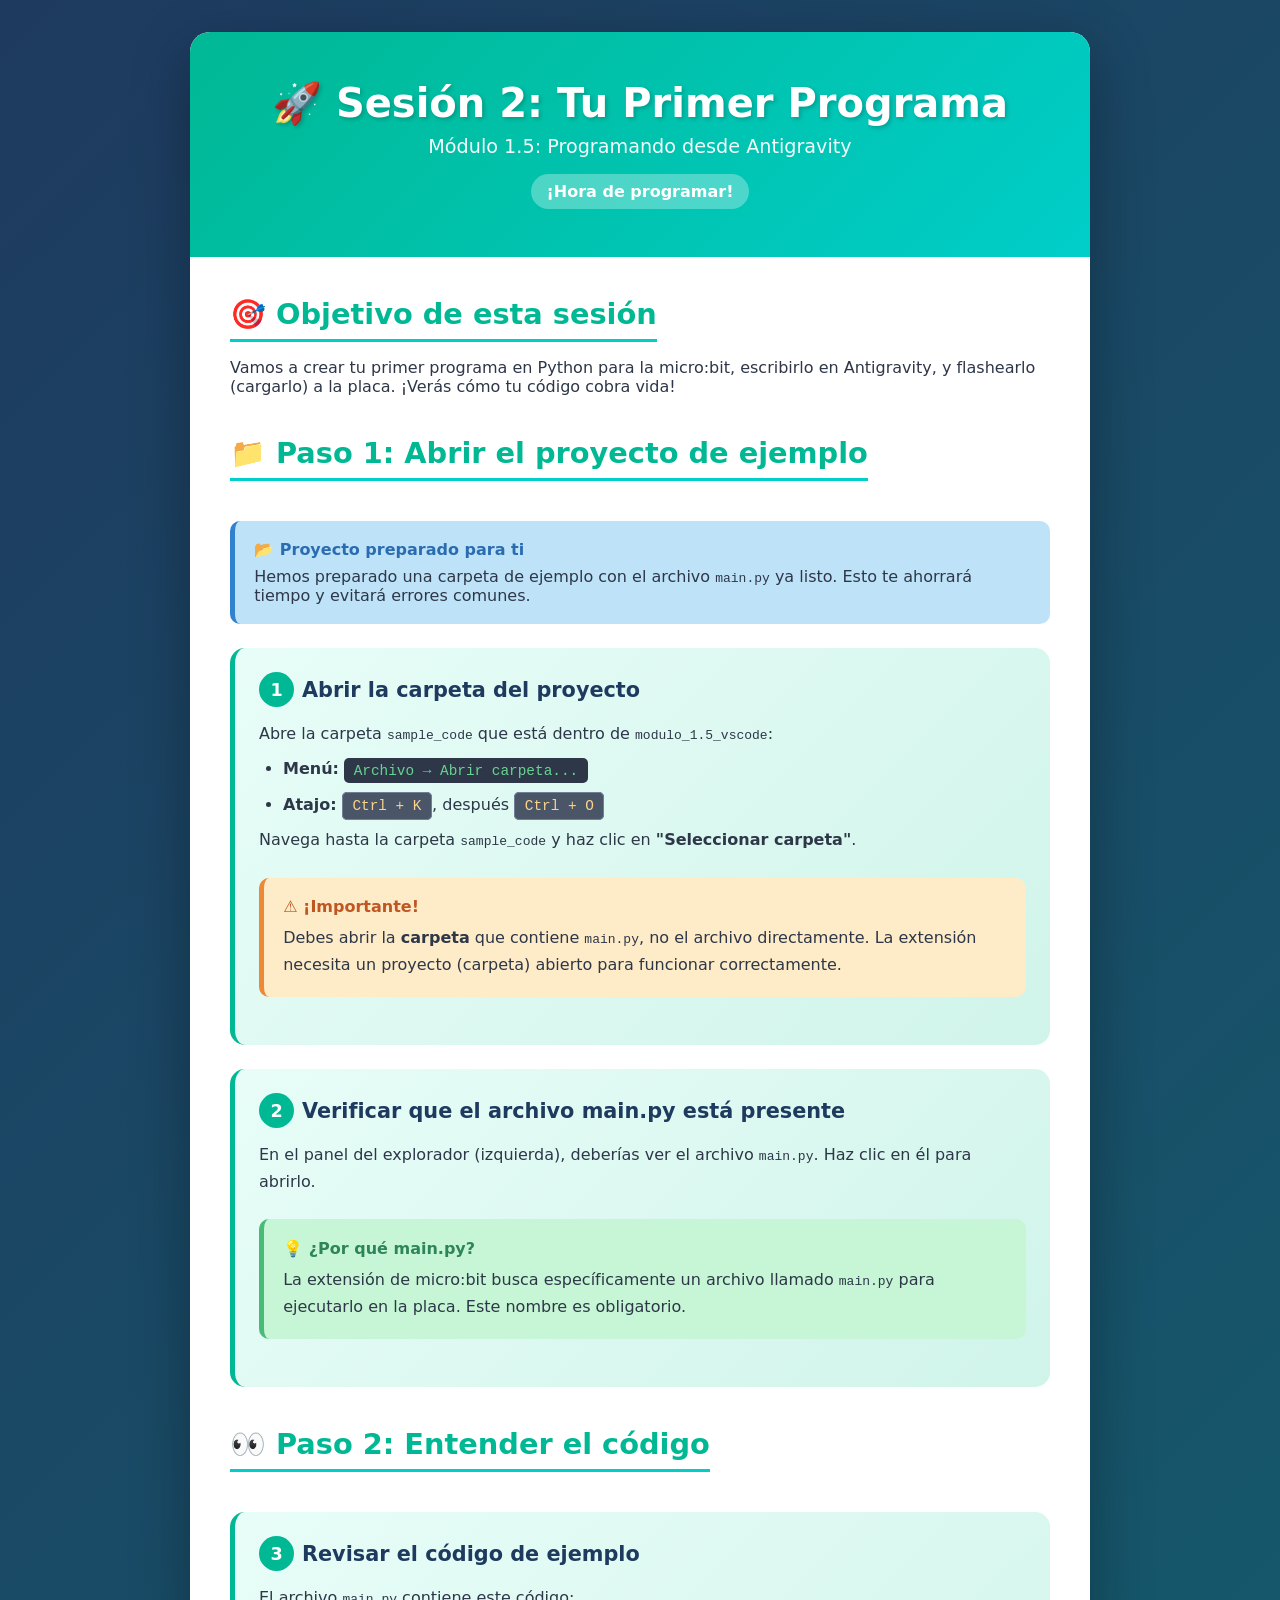
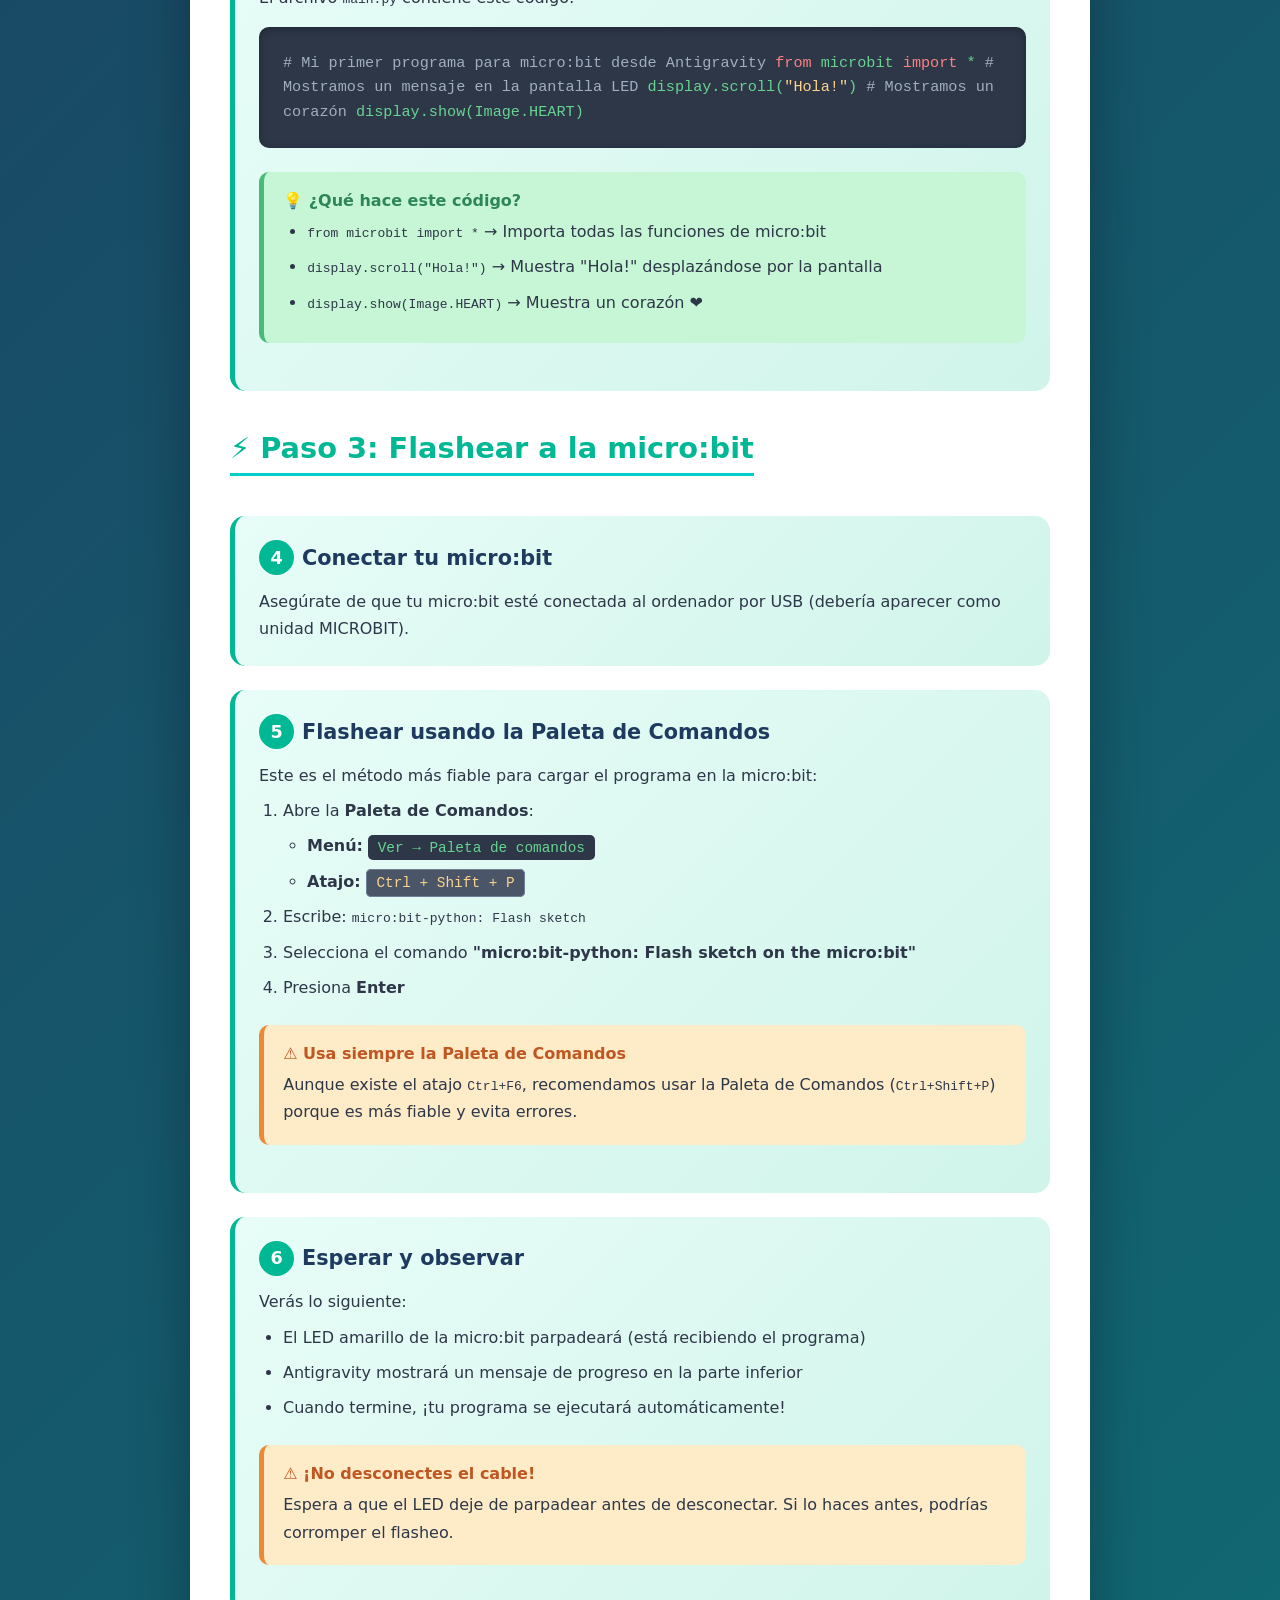
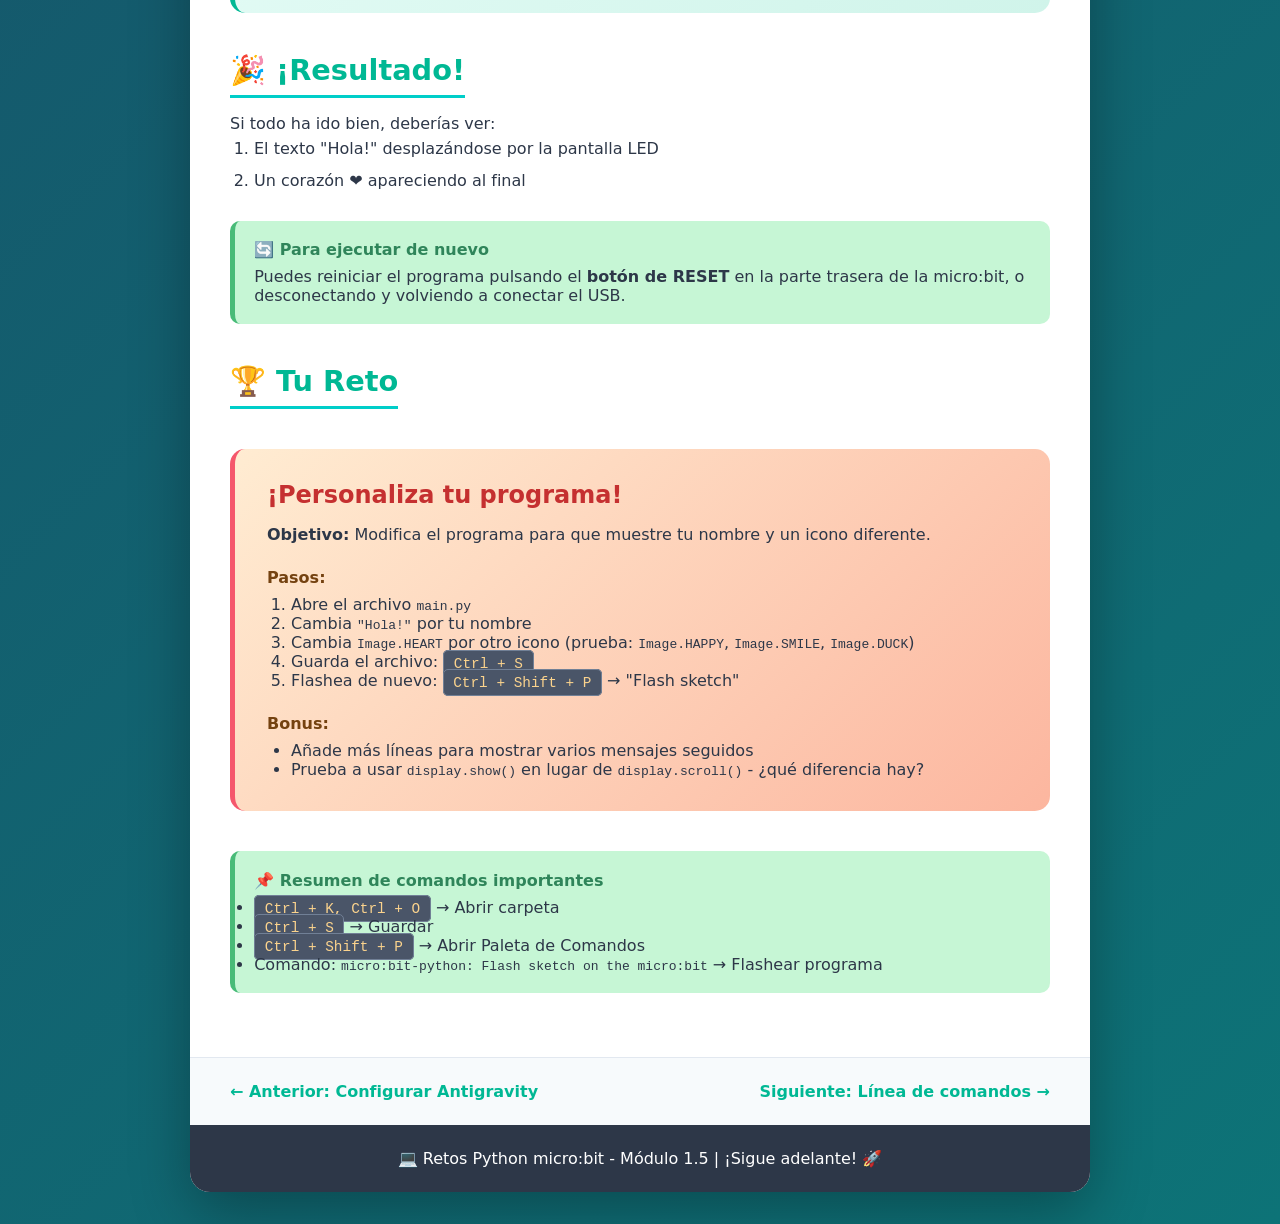
<file: retos_python_microbit/modulo_1.5_vscode/02_primer_programa_vscode.html>
<!DOCTYPE html>
<html lang="es">

<head>
    <meta charset="UTF-8">
    <meta name="viewport" content="width=device-width, initial-scale=1.0">
    <title>Sesión 2: Tu Primer Programa desde Antigravity - micro:bit</title>
    <style>
        * {
            margin: 0;
            padding: 0;
            box-sizing: border-box;
        }

        body {
            font-family: 'Inter', 'Segoe UI', system-ui, -apple-system, sans-serif;
            background: linear-gradient(135deg, #1e3a5f 0%, #0d7377 100%);
            min-height: 100vh;
            padding: 2rem;
            color: #2d3748;
        }

        .container {
            max-width: 900px;
            margin: 0 auto;
            background: white;
            border-radius: 20px;
            box-shadow: 0 20px 60px rgba(0, 0, 0, 0.3);
            overflow: hidden;
        }

        .header {
            background: linear-gradient(135deg, #00b894 0%, #00cec9 100%);
            color: white;
            padding: 3rem 2rem;
            text-align: center;
        }

        .header h1 {
            font-size: 2.5rem;
            margin-bottom: 0.5rem;
            text-shadow: 2px 2px 4px rgba(0, 0, 0, 0.2);
        }

        .header .subtitle {
            font-size: 1.2rem;
            opacity: 0.95;
        }

        .badge {
            display: inline-block;
            background: rgba(255, 255, 255, 0.3);
            padding: 0.5rem 1rem;
            border-radius: 20px;
            margin-top: 1rem;
            font-weight: bold;
        }

        .content {
            padding: 2.5rem;
        }

        .section {
            margin-bottom: 2.5rem;
        }

        .section h2 {
            color: #00b894;
            font-size: 1.8rem;
            margin-bottom: 1rem;
            padding-bottom: 0.5rem;
            border-bottom: 3px solid #00cec9;
            display: inline-block;
        }

        .step-box {
            background: linear-gradient(135deg, #e8fdf8 0%, #d0f4ea 100%);
            padding: 1.5rem;
            border-radius: 15px;
            margin: 1.5rem 0;
            border-left: 5px solid #00b894;
        }

        .step-box h3 {
            color: #1e3a5f;
            margin-bottom: 0.8rem;
            font-size: 1.3rem;
            display: flex;
            align-items: center;
            gap: 0.5rem;
        }

        .step-number {
            background: #00b894;
            color: white;
            width: 35px;
            height: 35px;
            border-radius: 50%;
            display: inline-flex;
            align-items: center;
            justify-content: center;
            font-weight: bold;
            font-size: 1.1rem;
        }

        .step-box p,
        .step-box ul,
        .step-box ol {
            line-height: 1.7;
            color: #2d3748;
        }

        .step-box ul,
        .step-box ol {
            margin-left: 1.5rem;
            margin-top: 0.5rem;
        }

        .step-box li {
            margin: 0.5rem 0;
        }

        .code-block {
            background: #2d3748;
            color: #68d391;
            padding: 1.5rem;
            border-radius: 10px;
            margin: 1rem 0;
            overflow-x: auto;
            font-family: 'Consolas', 'Monaco', 'Courier New', monospace;
            font-size: 0.95rem;
            line-height: 1.6;
            box-shadow: inset 0 2px 8px rgba(0, 0, 0, 0.3);
        }

        .code-block .comment {
            color: #a0aec0;
        }

        .code-block .keyword {
            color: #fc8181;
        }

        .code-block .string {
            color: #fbd38d;
        }

        .menu-path {
            background: #2d3748;
            color: #68d391;
            padding: 0.3rem 0.6rem;
            border-radius: 5px;
            font-family: 'Consolas', 'Monaco', 'Courier New', monospace;
            font-size: 0.9rem;
        }

        .keyboard-shortcut {
            background: #4a5568;
            color: #fbd38d;
            padding: 0.3rem 0.6rem;
            border-radius: 5px;
            font-family: 'Consolas', 'Monaco', 'Courier New', monospace;
            font-size: 0.9rem;
            border: 1px solid #718096;
        }

        .tip-box {
            background: #c6f6d5;
            border-left: 5px solid #48bb78;
            padding: 1.2rem;
            border-radius: 10px;
            margin: 1.5rem 0;
        }

        .tip-box h4 {
            color: #2f855a;
            margin-bottom: 0.5rem;
            display: flex;
            align-items: center;
            gap: 0.5rem;
        }

        .warning-box {
            background: #feebc8;
            border-left: 5px solid #ed8936;
            padding: 1.2rem;
            border-radius: 10px;
            margin: 1.5rem 0;
        }

        .warning-box h4 {
            color: #c05621;
            margin-bottom: 0.5rem;
            display: flex;
            align-items: center;
            gap: 0.5rem;
        }

        .info-box {
            background: #bee3f8;
            border-left: 5px solid #3182ce;
            padding: 1.2rem;
            border-radius: 10px;
            margin: 1.5rem 0;
        }

        .info-box h4 {
            color: #2b6cb0;
            margin-bottom: 0.5rem;
        }

        .challenge-box {
            background: linear-gradient(135deg, #ffecd2 0%, #fcb69f 100%);
            padding: 2rem;
            border-radius: 15px;
            margin: 1.5rem 0;
            border-left: 5px solid #f5576c;
        }

        .challenge-box h3 {
            color: #c53030;
            margin-bottom: 1rem;
            font-size: 1.5rem;
        }

        .navigation {
            display: flex;
            justify-content: space-between;
            align-items: center;
            padding: 1.5rem 2.5rem;
            background: #f7fafc;
            border-top: 1px solid #e2e8f0;
        }

        .nav-link {
            color: #00b894;
            text-decoration: none;
            font-weight: bold;
            display: flex;
            align-items: center;
            gap: 0.5rem;
            transition: color 0.3s ease;
        }

        .nav-link:hover {
            color: #00cec9;
        }

        footer {
            background: #2d3748;
            color: white;
            padding: 1.5rem;
            text-align: center;
        }
    </style>
</head>

<body>
    <div class="container">
        <div class="header">
            <h1>🚀 Sesión 2: Tu Primer Programa</h1>
            <p class="subtitle">Módulo 1.5: Programando desde Antigravity</p>
            <span class="badge">¡Hora de programar!</span>
        </div>

        <div class="content">
            <div class="section">
                <h2>🎯 Objetivo de esta sesión</h2>
                <p>
                    Vamos a crear tu primer programa en Python para la micro:bit, escribirlo en Antigravity,
                    y flashearlo (cargarlo) a la placa. ¡Verás cómo tu código cobra vida!
                </p>
            </div>

            <div class="section">
                <h2>📁 Paso 1: Abrir el proyecto de ejemplo</h2>

                <div class="info-box">
                    <h4>📂 Proyecto preparado para ti</h4>
                    <p>Hemos preparado una carpeta de ejemplo con el archivo <code>main.py</code> ya listo.
                        Esto te ahorrará tiempo y evitará errores comunes.</p>
                </div>

                <div class="step-box">
                    <h3><span class="step-number">1</span> Abrir la carpeta del proyecto</h3>
                    <p>Abre la carpeta <code>sample_code</code> que está dentro de <code>modulo_1.5_vscode</code>:</p>
                    <ul>
                        <li><strong>Menú:</strong> <span class="menu-path">Archivo → Abrir carpeta...</span></li>
                        <li><strong>Atajo:</strong> <span class="keyboard-shortcut">Ctrl + K</span>, después
                            <span class="keyboard-shortcut">Ctrl + O</span>
                        </li>
                    </ul>
                    <p style="margin-top: 0.5rem;">Navega hasta la carpeta <code>sample_code</code> y haz clic en
                        <strong>"Seleccionar carpeta"</strong>.</p>

                    <div class="warning-box">
                        <h4>⚠️ ¡Importante!</h4>
                        <p>Debes abrir la <strong>carpeta</strong> que contiene <code>main.py</code>, no el archivo
                            directamente.
                            La extensión necesita un proyecto (carpeta) abierto para funcionar correctamente.</p>
                    </div>
                </div>

                <div class="step-box">
                    <h3><span class="step-number">2</span> Verificar que el archivo main.py está presente</h3>
                    <p>En el panel del explorador (izquierda), deberías ver el archivo <code>main.py</code>. Haz clic en
                        él para abrirlo.</p>

                    <div class="tip-box">
                        <h4>💡 ¿Por qué main.py?</h4>
                        <p>La extensión de micro:bit busca específicamente un archivo llamado <code>main.py</code>
                            para ejecutarlo en la placa. Este nombre es obligatorio.</p>
                    </div>
                </div>
            </div>

            <div class="section">
                <h2>👀 Paso 2: Entender el código</h2>

                <div class="step-box">
                    <h3><span class="step-number">3</span> Revisar el código de ejemplo</h3>
                    <p>El archivo <code>main.py</code> contiene este código:</p>

                    <div class="code-block">
                        <span class="comment"># Mi primer programa para micro:bit desde Antigravity</span>
                        <span class="keyword">from</span> microbit <span class="keyword">import</span> *

                        <span class="comment"># Mostramos un mensaje en la pantalla LED</span>
                        display.scroll(<span class="string">"Hola!"</span>)

                        <span class="comment"># Mostramos un corazón</span>
                        display.show(Image.HEART)
                    </div>

                    <div class="tip-box">
                        <h4>💡 ¿Qué hace este código?</h4>
                        <ul>
                            <li><code>from microbit import *</code> → Importa todas las funciones de micro:bit</li>
                            <li><code>display.scroll("Hola!")</code> → Muestra "Hola!" desplazándose por la pantalla
                            </li>
                            <li><code>display.show(Image.HEART)</code> → Muestra un corazón ❤️</li>
                        </ul>
                    </div>
                </div>
            </div>

            <div class="section">
                <h2>⚡ Paso 3: Flashear a la micro:bit</h2>

                <div class="step-box">
                    <h3><span class="step-number">4</span> Conectar tu micro:bit</h3>
                    <p>Asegúrate de que tu micro:bit esté conectada al ordenador por USB (debería aparecer como unidad
                        MICROBIT).</p>
                </div>

                <div class="step-box">
                    <h3><span class="step-number">5</span> Flashear usando la Paleta de Comandos</h3>
                    <p>Este es el método más fiable para cargar el programa en la micro:bit:</p>
                    <ol>
                        <li>Abre la <strong>Paleta de Comandos</strong>:
                            <ul>
                                <li><strong>Menú:</strong> <span class="menu-path">Ver → Paleta de comandos</span></li>
                                <li><strong>Atajo:</strong> <span class="keyboard-shortcut">Ctrl + Shift + P</span></li>
                            </ul>
                        </li>
                        <li>Escribe: <code>micro:bit-python: Flash sketch</code></li>
                        <li>Selecciona el comando <strong>"micro:bit-python: Flash sketch on the micro:bit"</strong>
                        </li>
                        <li>Presiona <strong>Enter</strong></li>
                    </ol>

                    <div class="warning-box">
                        <h4>⚠️ Usa siempre la Paleta de Comandos</h4>
                        <p>Aunque existe el atajo <code>Ctrl+F6</code>, recomendamos usar la Paleta de Comandos
                            (<code>Ctrl+Shift+P</code>) porque es más fiable y evita errores.</p>
                    </div>
                </div>

                <div class="step-box">
                    <h3><span class="step-number">6</span> Esperar y observar</h3>
                    <p>Verás lo siguiente:</p>
                    <ul>
                        <li>El LED amarillo de la micro:bit parpadeará (está recibiendo el programa)</li>
                        <li>Antigravity mostrará un mensaje de progreso en la parte inferior</li>
                        <li>Cuando termine, ¡tu programa se ejecutará automáticamente!</li>
                    </ul>

                    <div class="warning-box">
                        <h4>⚠️ ¡No desconectes el cable!</h4>
                        <p>Espera a que el LED deje de parpadear antes de desconectar. Si lo haces antes, podrías
                            corromper el flasheo.</p>
                    </div>
                </div>
            </div>

            <div class="section">
                <h2>🎉 ¡Resultado!</h2>
                <p>Si todo ha ido bien, deberías ver:</p>
                <ol style="margin-left: 1.5rem; line-height: 2;">
                    <li>El texto "Hola!" desplazándose por la pantalla LED</li>
                    <li>Un corazón ❤️ apareciendo al final</li>
                </ol>

                <div class="tip-box">
                    <h4>🔄 Para ejecutar de nuevo</h4>
                    <p>Puedes reiniciar el programa pulsando el <strong>botón de RESET</strong> en la parte trasera de
                        la micro:bit, o desconectando y volviendo a conectar el USB.</p>
                </div>
            </div>

            <div class="section">
                <h2>🏆 Tu Reto</h2>

                <div class="challenge-box">
                    <h3>¡Personaliza tu programa!</h3>
                    <p><strong>Objetivo:</strong> Modifica el programa para que muestre tu nombre y un icono diferente.
                    </p>

                    <h4 style="margin-top: 1.5rem; color: #744210;">Pasos:</h4>
                    <ol style="margin-left: 1.5rem; margin-top: 0.5rem;">
                        <li>Abre el archivo <code>main.py</code></li>
                        <li>Cambia <code>"Hola!"</code> por tu nombre</li>
                        <li>Cambia <code>Image.HEART</code> por otro icono (prueba: <code>Image.HAPPY</code>,
                            <code>Image.SMILE</code>, <code>Image.DUCK</code>)
                        </li>
                        <li>Guarda el archivo: <span class="keyboard-shortcut">Ctrl + S</span></li>
                        <li>Flashea de nuevo: <span class="keyboard-shortcut">Ctrl + Shift + P</span> → "Flash sketch"
                        </li>
                    </ol>

                    <h4 style="margin-top: 1.5rem; color: #744210;">Bonus:</h4>
                    <ul style="margin-left: 1.5rem; margin-top: 0.5rem;">
                        <li>Añade más líneas para mostrar varios mensajes seguidos</li>
                        <li>Prueba a usar <code>display.show()</code> en lugar de <code>display.scroll()</code> - ¿qué
                            diferencia hay?</li>
                    </ul>
                </div>
            </div>

            <div class="tip-box">
                <h4>📌 Resumen de comandos importantes</h4>
                <ul>
                    <li><span class="keyboard-shortcut">Ctrl + K, Ctrl + O</span> → Abrir carpeta</li>
                    <li><span class="keyboard-shortcut">Ctrl + S</span> → Guardar</li>
                    <li><span class="keyboard-shortcut">Ctrl + Shift + P</span> → Abrir Paleta de Comandos</li>
                    <li>Comando: <code>micro:bit-python: Flash sketch on the micro:bit</code> → Flashear programa</li>
                </ul>
            </div>
        </div>

        <div class="navigation">
            <a href="01_configurar_vscode.html" class="nav-link">← Anterior: Configurar Antigravity</a>
            <a href="03_linea_comandos.html" class="nav-link">Siguiente: Línea de comandos →</a>
        </div>

        <footer>
            <p>💻 Retos Python micro:bit - Módulo 1.5 | ¡Sigue adelante! 🚀</p>
        </footer>
    </div>
</body>

</html>
</file>
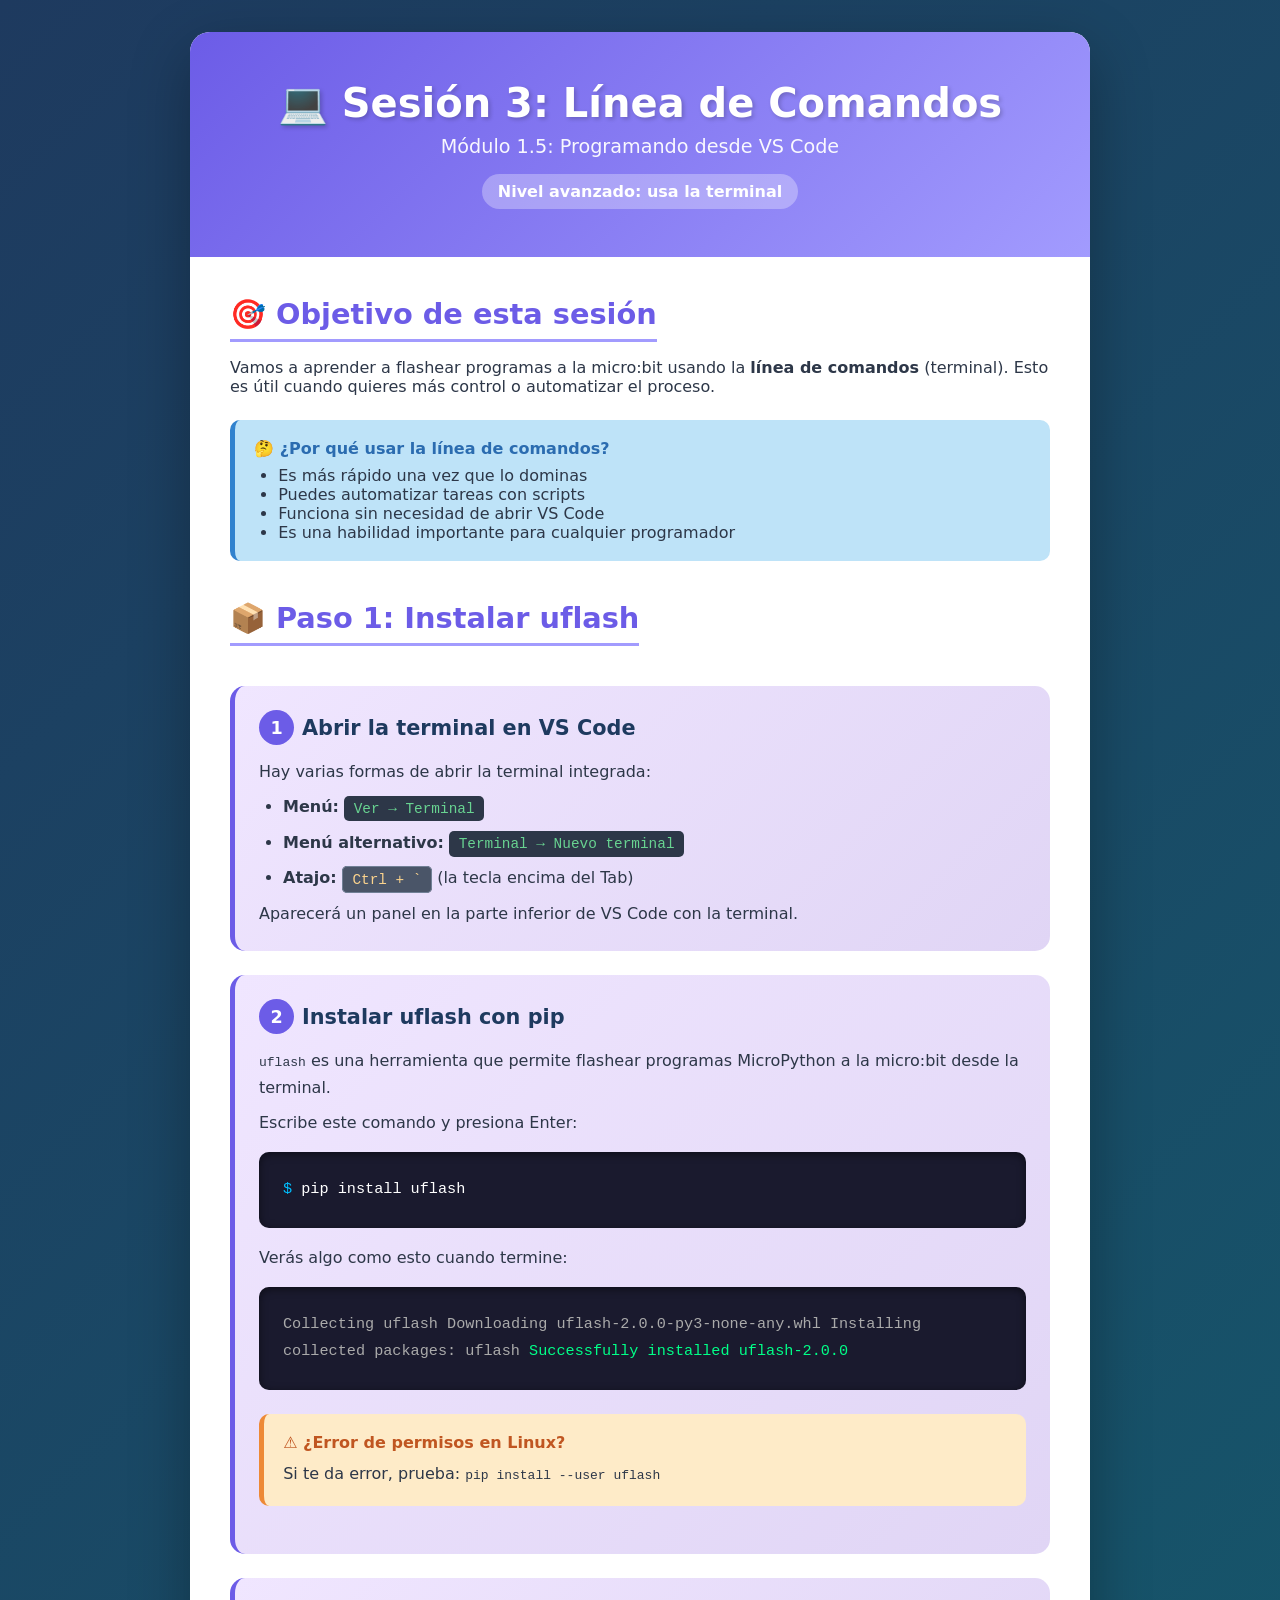
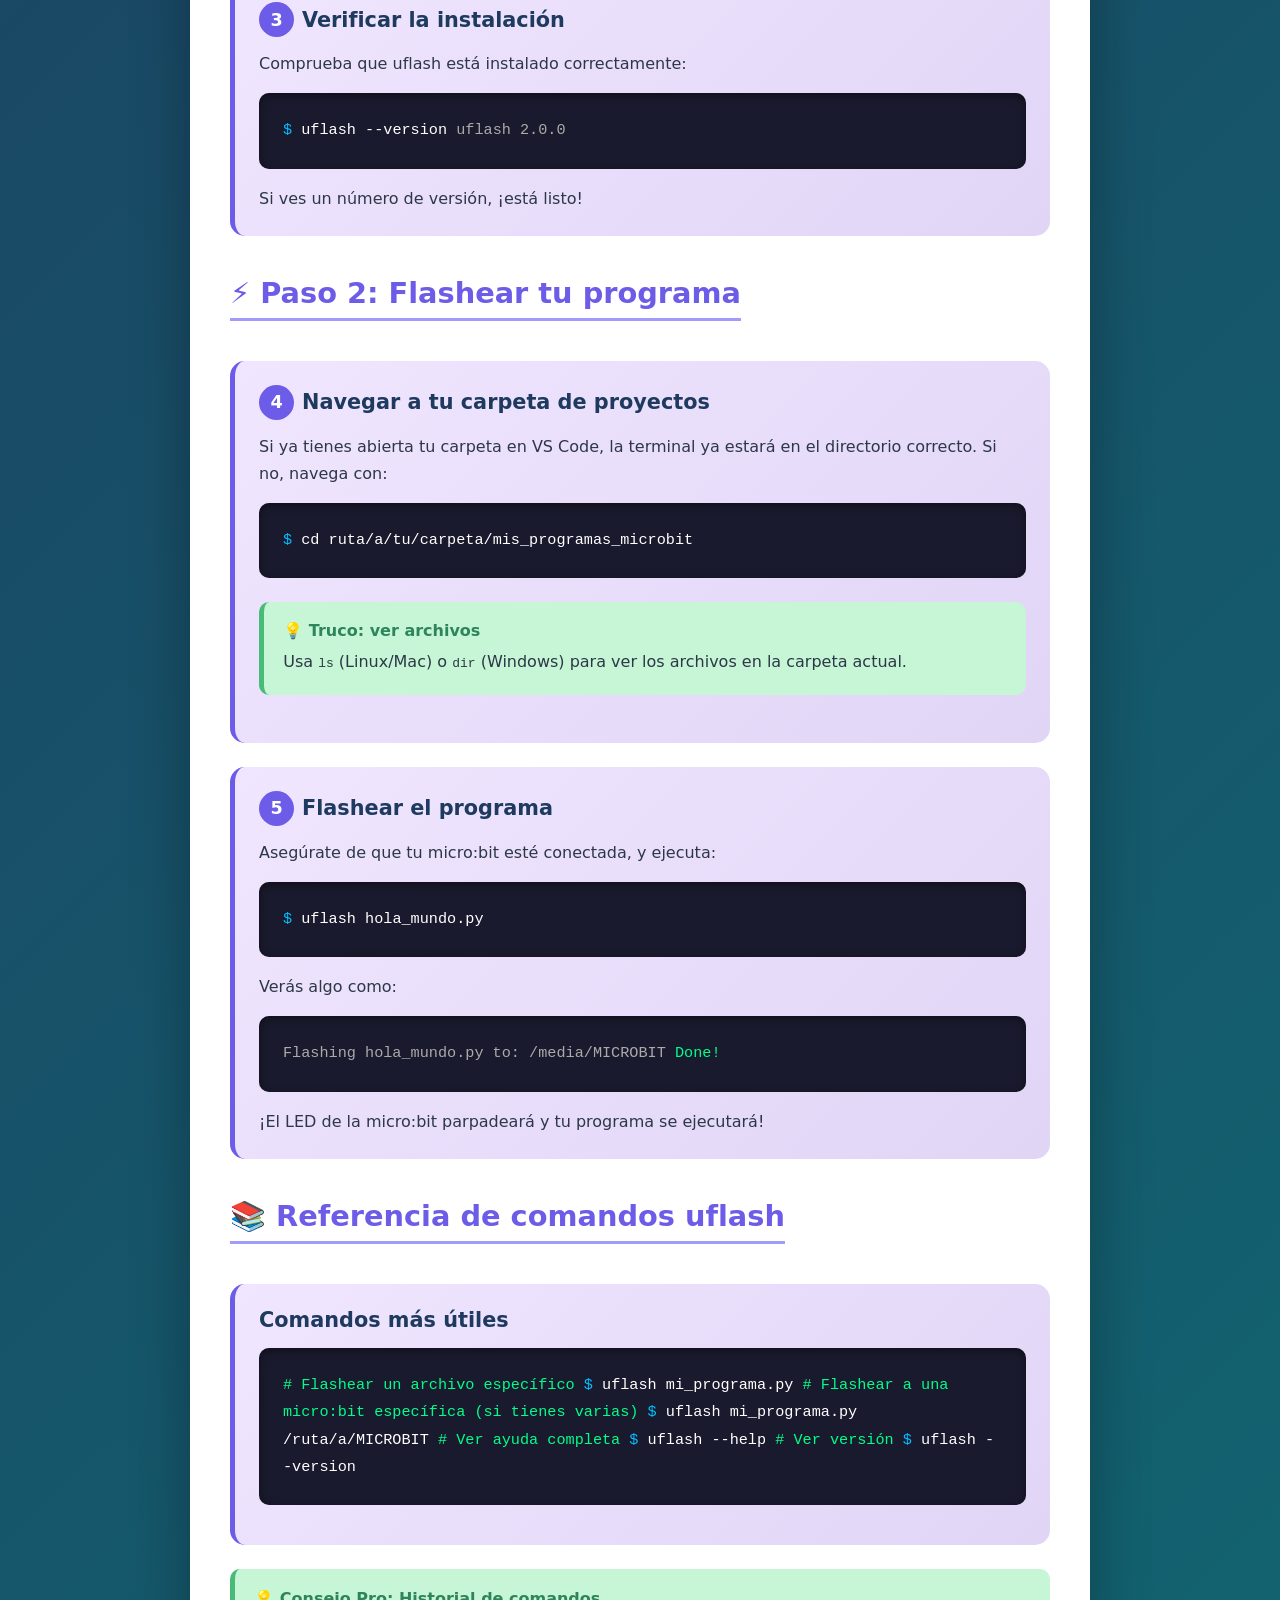
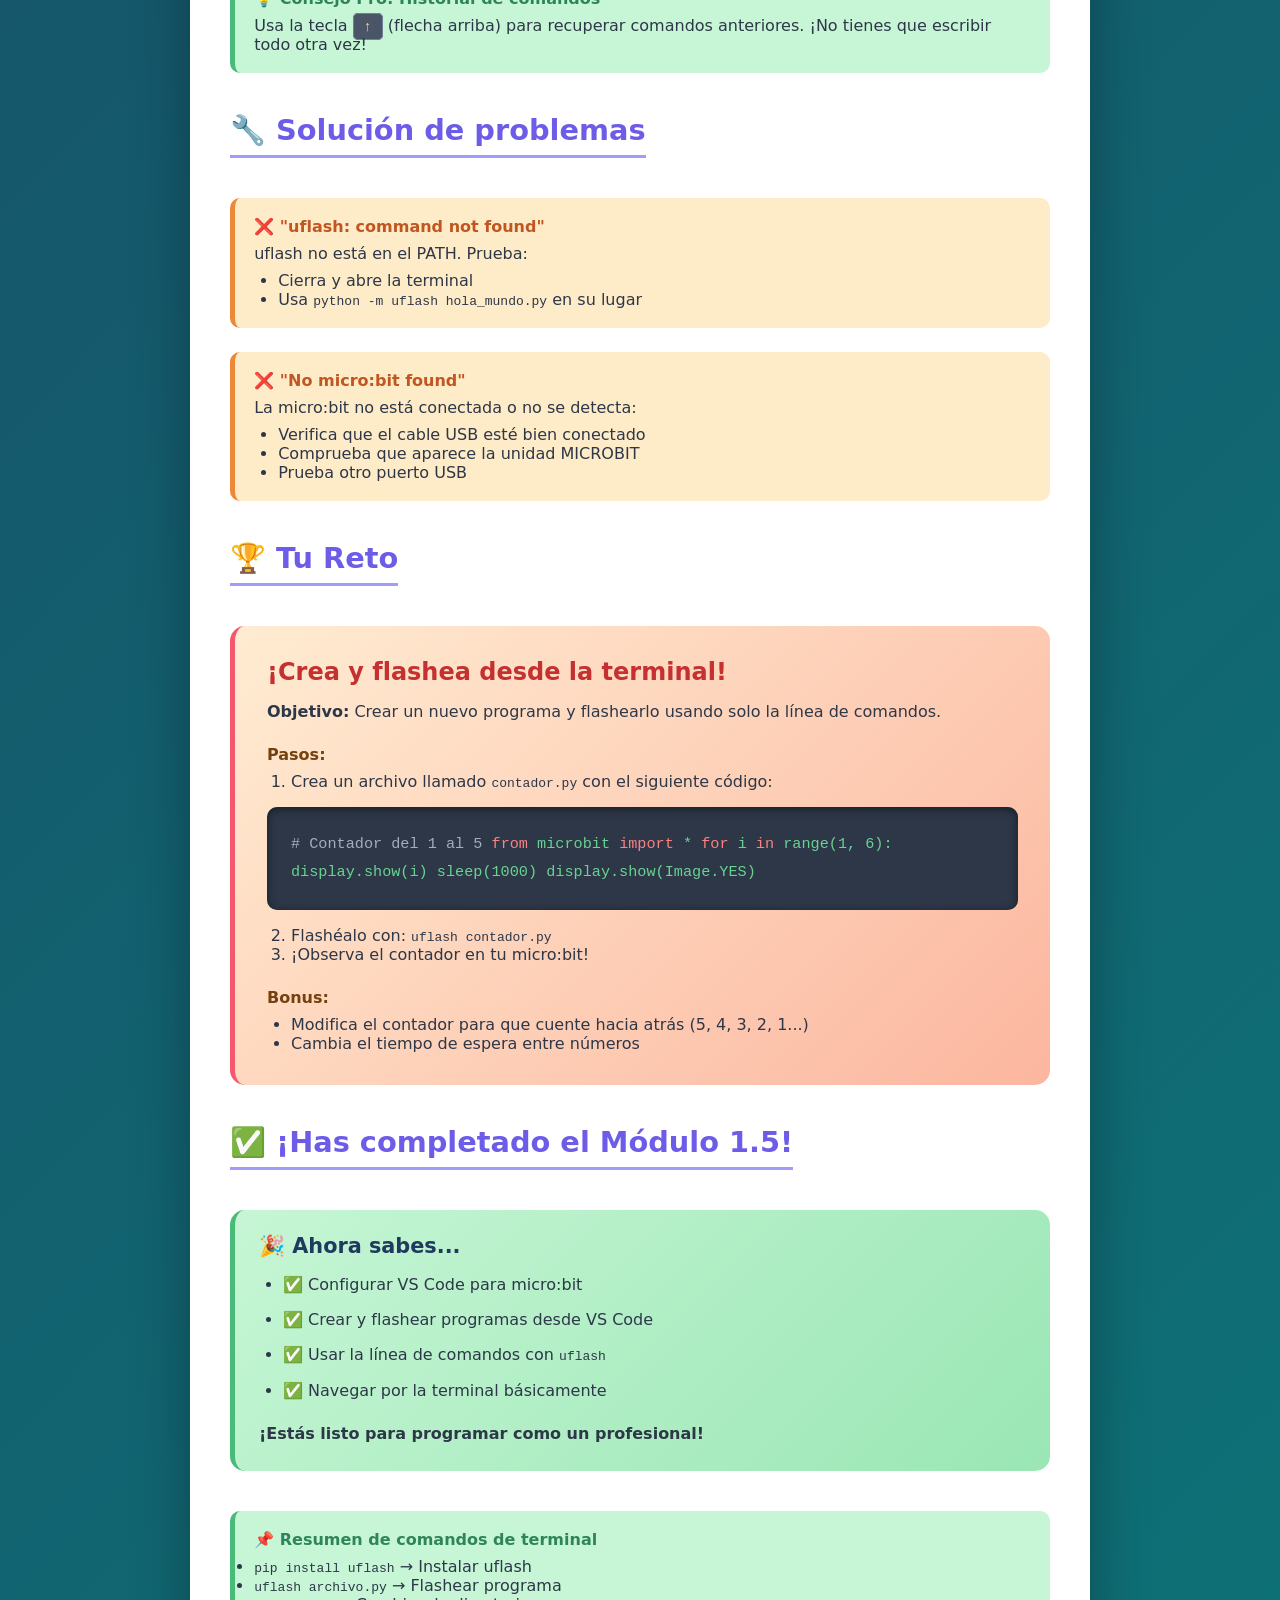
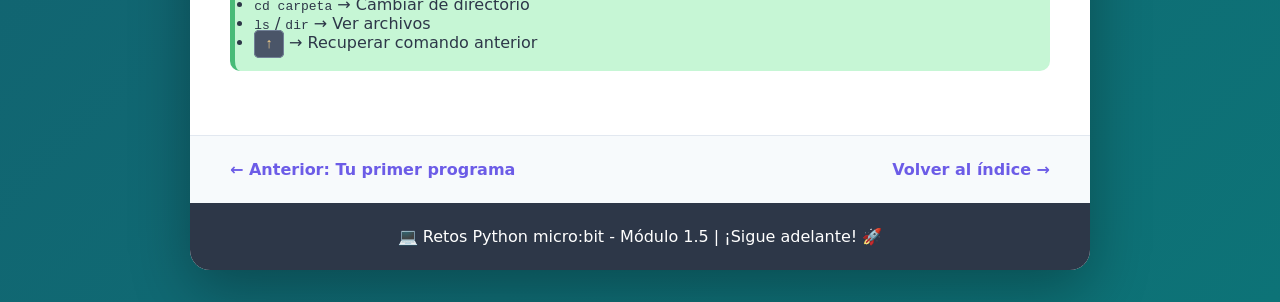
<file: retos_python_microbit/modulo_1.5_vscode/03_linea_comandos.html>
<!DOCTYPE html>
<html lang="es">

<head>
    <meta charset="UTF-8">
    <meta name="viewport" content="width=device-width, initial-scale=1.0">
    <title>Sesión 3: Flasheando desde Línea de Comandos - micro:bit</title>
    <style>
        * {
            margin: 0;
            padding: 0;
            box-sizing: border-box;
        }

        body {
            font-family: 'Inter', 'Segoe UI', system-ui, -apple-system, sans-serif;
            background: linear-gradient(135deg, #1e3a5f 0%, #0d7377 100%);
            min-height: 100vh;
            padding: 2rem;
            color: #2d3748;
        }

        .container {
            max-width: 900px;
            margin: 0 auto;
            background: white;
            border-radius: 20px;
            box-shadow: 0 20px 60px rgba(0, 0, 0, 0.3);
            overflow: hidden;
        }

        .header {
            background: linear-gradient(135deg, #6c5ce7 0%, #a29bfe 100%);
            color: white;
            padding: 3rem 2rem;
            text-align: center;
        }

        .header h1 {
            font-size: 2.5rem;
            margin-bottom: 0.5rem;
            text-shadow: 2px 2px 4px rgba(0, 0, 0, 0.2);
        }

        .header .subtitle {
            font-size: 1.2rem;
            opacity: 0.95;
        }

        .badge {
            display: inline-block;
            background: rgba(255, 255, 255, 0.3);
            padding: 0.5rem 1rem;
            border-radius: 20px;
            margin-top: 1rem;
            font-weight: bold;
        }

        .content {
            padding: 2.5rem;
        }

        .section {
            margin-bottom: 2.5rem;
        }

        .section h2 {
            color: #6c5ce7;
            font-size: 1.8rem;
            margin-bottom: 1rem;
            padding-bottom: 0.5rem;
            border-bottom: 3px solid #a29bfe;
            display: inline-block;
        }

        .step-box {
            background: linear-gradient(135deg, #f0e6ff 0%, #e0d5f5 100%);
            padding: 1.5rem;
            border-radius: 15px;
            margin: 1.5rem 0;
            border-left: 5px solid #6c5ce7;
        }

        .step-box h3 {
            color: #1e3a5f;
            margin-bottom: 0.8rem;
            font-size: 1.3rem;
            display: flex;
            align-items: center;
            gap: 0.5rem;
        }

        .step-number {
            background: #6c5ce7;
            color: white;
            width: 35px;
            height: 35px;
            border-radius: 50%;
            display: inline-flex;
            align-items: center;
            justify-content: center;
            font-weight: bold;
            font-size: 1.1rem;
        }

        .step-box p,
        .step-box ul {
            line-height: 1.7;
            color: #2d3748;
        }

        .step-box ul {
            margin-left: 1.5rem;
            margin-top: 0.5rem;
        }

        .step-box li {
            margin: 0.5rem 0;
        }

        .terminal-block {
            background: #1a1a2e;
            color: #00ff88;
            padding: 1.5rem;
            border-radius: 10px;
            margin: 1rem 0;
            overflow-x: auto;
            font-family: 'Consolas', 'Monaco', 'Courier New', monospace;
            font-size: 0.95rem;
            line-height: 1.8;
            box-shadow: inset 0 2px 8px rgba(0, 0, 0, 0.5);
        }

        .terminal-block .prompt {
            color: #00bfff;
        }

        .terminal-block .command {
            color: #ffffff;
        }

        .terminal-block .output {
            color: #aaaaaa;
        }

        .terminal-block .success {
            color: #00ff88;
        }

        .menu-path {
            background: #2d3748;
            color: #68d391;
            padding: 0.3rem 0.6rem;
            border-radius: 5px;
            font-family: 'Consolas', 'Monaco', 'Courier New', monospace;
            font-size: 0.9rem;
        }

        .keyboard-shortcut {
            background: #4a5568;
            color: #fbd38d;
            padding: 0.3rem 0.6rem;
            border-radius: 5px;
            font-family: 'Consolas', 'Monaco', 'Courier New', monospace;
            font-size: 0.9rem;
            border: 1px solid #718096;
        }

        .tip-box {
            background: #c6f6d5;
            border-left: 5px solid #48bb78;
            padding: 1.2rem;
            border-radius: 10px;
            margin: 1.5rem 0;
        }

        .tip-box h4 {
            color: #2f855a;
            margin-bottom: 0.5rem;
            display: flex;
            align-items: center;
            gap: 0.5rem;
        }

        .warning-box {
            background: #feebc8;
            border-left: 5px solid #ed8936;
            padding: 1.2rem;
            border-radius: 10px;
            margin: 1.5rem 0;
        }

        .warning-box h4 {
            color: #c05621;
            margin-bottom: 0.5rem;
            display: flex;
            align-items: center;
            gap: 0.5rem;
        }

        .info-box {
            background: #bee3f8;
            border-left: 5px solid #3182ce;
            padding: 1.2rem;
            border-radius: 10px;
            margin: 1.5rem 0;
        }

        .info-box h4 {
            color: #2b6cb0;
            margin-bottom: 0.5rem;
        }

        .challenge-box {
            background: linear-gradient(135deg, #ffecd2 0%, #fcb69f 100%);
            padding: 2rem;
            border-radius: 15px;
            margin: 1.5rem 0;
            border-left: 5px solid #f5576c;
        }

        .challenge-box h3 {
            color: #c53030;
            margin-bottom: 1rem;
            font-size: 1.5rem;
        }

        .navigation {
            display: flex;
            justify-content: space-between;
            align-items: center;
            padding: 1.5rem 2.5rem;
            background: #f7fafc;
            border-top: 1px solid #e2e8f0;
        }

        .nav-link {
            color: #6c5ce7;
            text-decoration: none;
            font-weight: bold;
            display: flex;
            align-items: center;
            gap: 0.5rem;
            transition: color 0.3s ease;
        }

        .nav-link:hover {
            color: #a29bfe;
        }

        footer {
            background: #2d3748;
            color: white;
            padding: 1.5rem;
            text-align: center;
        }
    </style>
</head>

<body>
    <div class="container">
        <div class="header">
            <h1>💻 Sesión 3: Línea de Comandos</h1>
            <p class="subtitle">Módulo 1.5: Programando desde VS Code</p>
            <span class="badge">Nivel avanzado: usa la terminal</span>
        </div>

        <div class="content">
            <div class="section">
                <h2>🎯 Objetivo de esta sesión</h2>
                <p>
                    Vamos a aprender a flashear programas a la micro:bit usando la <strong>línea de comandos</strong>
                    (terminal).
                    Esto es útil cuando quieres más control o automatizar el proceso.
                </p>

                <div class="info-box">
                    <h4>🤔 ¿Por qué usar la línea de comandos?</h4>
                    <ul style="margin-left: 1.5rem; margin-top: 0.5rem;">
                        <li>Es más rápido una vez que lo dominas</li>
                        <li>Puedes automatizar tareas con scripts</li>
                        <li>Funciona sin necesidad de abrir VS Code</li>
                        <li>Es una habilidad importante para cualquier programador</li>
                    </ul>
                </div>
            </div>

            <div class="section">
                <h2>📦 Paso 1: Instalar uflash</h2>

                <div class="step-box">
                    <h3><span class="step-number">1</span> Abrir la terminal en VS Code</h3>
                    <p>Hay varias formas de abrir la terminal integrada:</p>
                    <ul>
                        <li><strong>Menú:</strong> <span class="menu-path">Ver → Terminal</span></li>
                        <li><strong>Menú alternativo:</strong> <span class="menu-path">Terminal → Nuevo terminal</span>
                        </li>
                        <li><strong>Atajo:</strong> <span class="keyboard-shortcut">Ctrl + `</span> (la tecla encima del
                            Tab)</li>
                    </ul>
                    <p style="margin-top: 0.5rem;">Aparecerá un panel en la parte inferior de VS Code con la terminal.
                    </p>
                </div>

                <div class="step-box">
                    <h3><span class="step-number">2</span> Instalar uflash con pip</h3>
                    <p><code>uflash</code> es una herramienta que permite flashear programas MicroPython a la micro:bit
                        desde la terminal.</p>
                    <p style="margin-top: 0.5rem;">Escribe este comando y presiona Enter:</p>

                    <div class="terminal-block">
                        <span class="prompt">$</span> <span class="command">pip install uflash</span>
                    </div>

                    <p style="margin-top: 0.5rem;">Verás algo como esto cuando termine:</p>

                    <div class="terminal-block">
                        <span class="output">Collecting uflash</span>
                        <span class="output"> Downloading uflash-2.0.0-py3-none-any.whl</span>
                        <span class="output">Installing collected packages: uflash</span>
                        <span class="success">Successfully installed uflash-2.0.0</span>
                    </div>

                    <div class="warning-box">
                        <h4>⚠️ ¿Error de permisos en Linux?</h4>
                        <p>Si te da error, prueba: <code>pip install --user uflash</code></p>
                    </div>
                </div>

                <div class="step-box">
                    <h3><span class="step-number">3</span> Verificar la instalación</h3>
                    <p>Comprueba que uflash está instalado correctamente:</p>

                    <div class="terminal-block">
                        <span class="prompt">$</span> <span class="command">uflash --version</span>
                        <span class="output">uflash 2.0.0</span>
                    </div>

                    <p style="margin-top: 0.5rem;">Si ves un número de versión, ¡está listo!</p>
                </div>
            </div>

            <div class="section">
                <h2>⚡ Paso 2: Flashear tu programa</h2>

                <div class="step-box">
                    <h3><span class="step-number">4</span> Navegar a tu carpeta de proyectos</h3>
                    <p>Si ya tienes abierta tu carpeta en VS Code, la terminal ya estará en el directorio correcto. Si
                        no, navega con:</p>

                    <div class="terminal-block">
                        <span class="prompt">$</span> <span class="command">cd
                            ruta/a/tu/carpeta/mis_programas_microbit</span>
                    </div>

                    <div class="tip-box">
                        <h4>💡 Truco: ver archivos</h4>
                        <p>Usa <code>ls</code> (Linux/Mac) o <code>dir</code> (Windows) para ver los archivos en la
                            carpeta actual.</p>
                    </div>
                </div>

                <div class="step-box">
                    <h3><span class="step-number">5</span> Flashear el programa</h3>
                    <p>Asegúrate de que tu micro:bit esté conectada, y ejecuta:</p>

                    <div class="terminal-block">
                        <span class="prompt">$</span> <span class="command">uflash hola_mundo.py</span>
                    </div>

                    <p style="margin-top: 0.5rem;">Verás algo como:</p>

                    <div class="terminal-block">
                        <span class="output">Flashing hola_mundo.py to: /media/MICROBIT</span>
                        <span class="success">Done!</span>
                    </div>

                    <p style="margin-top: 0.5rem;">¡El LED de la micro:bit parpadeará y tu programa se ejecutará!</p>
                </div>
            </div>

            <div class="section">
                <h2>📚 Referencia de comandos uflash</h2>

                <div class="step-box">
                    <h3>Comandos más útiles</h3>

                    <div class="terminal-block">
                        <span class="comment"># Flashear un archivo específico</span>
                        <span class="prompt">$</span> <span class="command">uflash mi_programa.py</span>

                        <span class="comment"># Flashear a una micro:bit específica (si tienes varias)</span>
                        <span class="prompt">$</span> <span class="command">uflash mi_programa.py
                            /ruta/a/MICROBIT</span>

                        <span class="comment"># Ver ayuda completa</span>
                        <span class="prompt">$</span> <span class="command">uflash --help</span>

                        <span class="comment"># Ver versión</span>
                        <span class="prompt">$</span> <span class="command">uflash --version</span>
                    </div>
                </div>

                <div class="tip-box">
                    <h4>💡 Consejo Pro: Historial de comandos</h4>
                    <p>Usa la tecla <span class="keyboard-shortcut">↑</span> (flecha arriba) para recuperar comandos
                        anteriores. ¡No tienes que escribir todo otra vez!</p>
                </div>
            </div>

            <div class="section">
                <h2>🔧 Solución de problemas</h2>

                <div class="warning-box">
                    <h4>❌ "uflash: command not found"</h4>
                    <p>uflash no está en el PATH. Prueba:</p>
                    <ul style="margin-left: 1.5rem; margin-top: 0.5rem;">
                        <li>Cierra y abre la terminal</li>
                        <li>Usa <code>python -m uflash hola_mundo.py</code> en su lugar</li>
                    </ul>
                </div>

                <div class="warning-box">
                    <h4>❌ "No micro:bit found"</h4>
                    <p>La micro:bit no está conectada o no se detecta:</p>
                    <ul style="margin-left: 1.5rem; margin-top: 0.5rem;">
                        <li>Verifica que el cable USB esté bien conectado</li>
                        <li>Comprueba que aparece la unidad MICROBIT</li>
                        <li>Prueba otro puerto USB</li>
                    </ul>
                </div>
            </div>

            <div class="section">
                <h2>🏆 Tu Reto</h2>

                <div class="challenge-box">
                    <h3>¡Crea y flashea desde la terminal!</h3>
                    <p><strong>Objetivo:</strong> Crear un nuevo programa y flashearlo usando solo la línea de comandos.
                    </p>

                    <h4 style="margin-top: 1.5rem; color: #744210;">Pasos:</h4>
                    <ol style="margin-left: 1.5rem; margin-top: 0.5rem;">
                        <li>Crea un archivo llamado <code>contador.py</code> con el siguiente código:</li>
                    </ol>

                    <div class="terminal-block" style="background: #2d3748; color: #68d391;">
                        <span style="color: #a0aec0;"># Contador del 1 al 5</span>
                        <span style="color: #fc8181;">from</span> microbit <span style="color: #fc8181;">import</span> *

                        <span style="color: #fc8181;">for</span> i <span style="color: #fc8181;">in</span> range(1, 6):
                        display.show(i)
                        sleep(1000)

                        display.show(Image.YES)
                    </div>

                    <ol start="2" style="margin-left: 1.5rem; margin-top: 0.5rem;">
                        <li>Flashéalo con: <code>uflash contador.py</code></li>
                        <li>¡Observa el contador en tu micro:bit!</li>
                    </ol>

                    <h4 style="margin-top: 1.5rem; color: #744210;">Bonus:</h4>
                    <ul style="margin-left: 1.5rem; margin-top: 0.5rem;">
                        <li>Modifica el contador para que cuente hacia atrás (5, 4, 3, 2, 1...)</li>
                        <li>Cambia el tiempo de espera entre números</li>
                    </ul>
                </div>
            </div>

            <div class="section">
                <h2>✅ ¡Has completado el Módulo 1.5!</h2>

                <div class="step-box"
                    style="background: linear-gradient(135deg, #c6f6d5 0%, #9ae6b4 100%); border-left-color: #48bb78;">
                    <h3>🎉 Ahora sabes...</h3>
                    <ul>
                        <li>✅ Configurar VS Code para micro:bit</li>
                        <li>✅ Crear y flashear programas desde VS Code</li>
                        <li>✅ Usar la línea de comandos con <code>uflash</code></li>
                        <li>✅ Navegar por la terminal básicamente</li>
                    </ul>
                    <p style="margin-top: 1rem;"><strong>¡Estás listo para programar como un profesional!</strong></p>
                </div>
            </div>

            <div class="tip-box">
                <h4>📌 Resumen de comandos de terminal</h4>
                <ul>
                    <li><code>pip install uflash</code> → Instalar uflash</li>
                    <li><code>uflash archivo.py</code> → Flashear programa</li>
                    <li><code>cd carpeta</code> → Cambiar de directorio</li>
                    <li><code>ls</code> / <code>dir</code> → Ver archivos</li>
                    <li><span class="keyboard-shortcut">↑</span> → Recuperar comando anterior</li>
                </ul>
            </div>
        </div>

        <div class="navigation">
            <a href="02_primer_programa_vscode.html" class="nav-link">← Anterior: Tu primer programa</a>
            <a href="index.html" class="nav-link">Volver al índice →</a>
        </div>

        <footer>
            <p>💻 Retos Python micro:bit - Módulo 1.5 | ¡Sigue adelante! 🚀</p>
        </footer>
    </div>
</body>

</html>
</file>
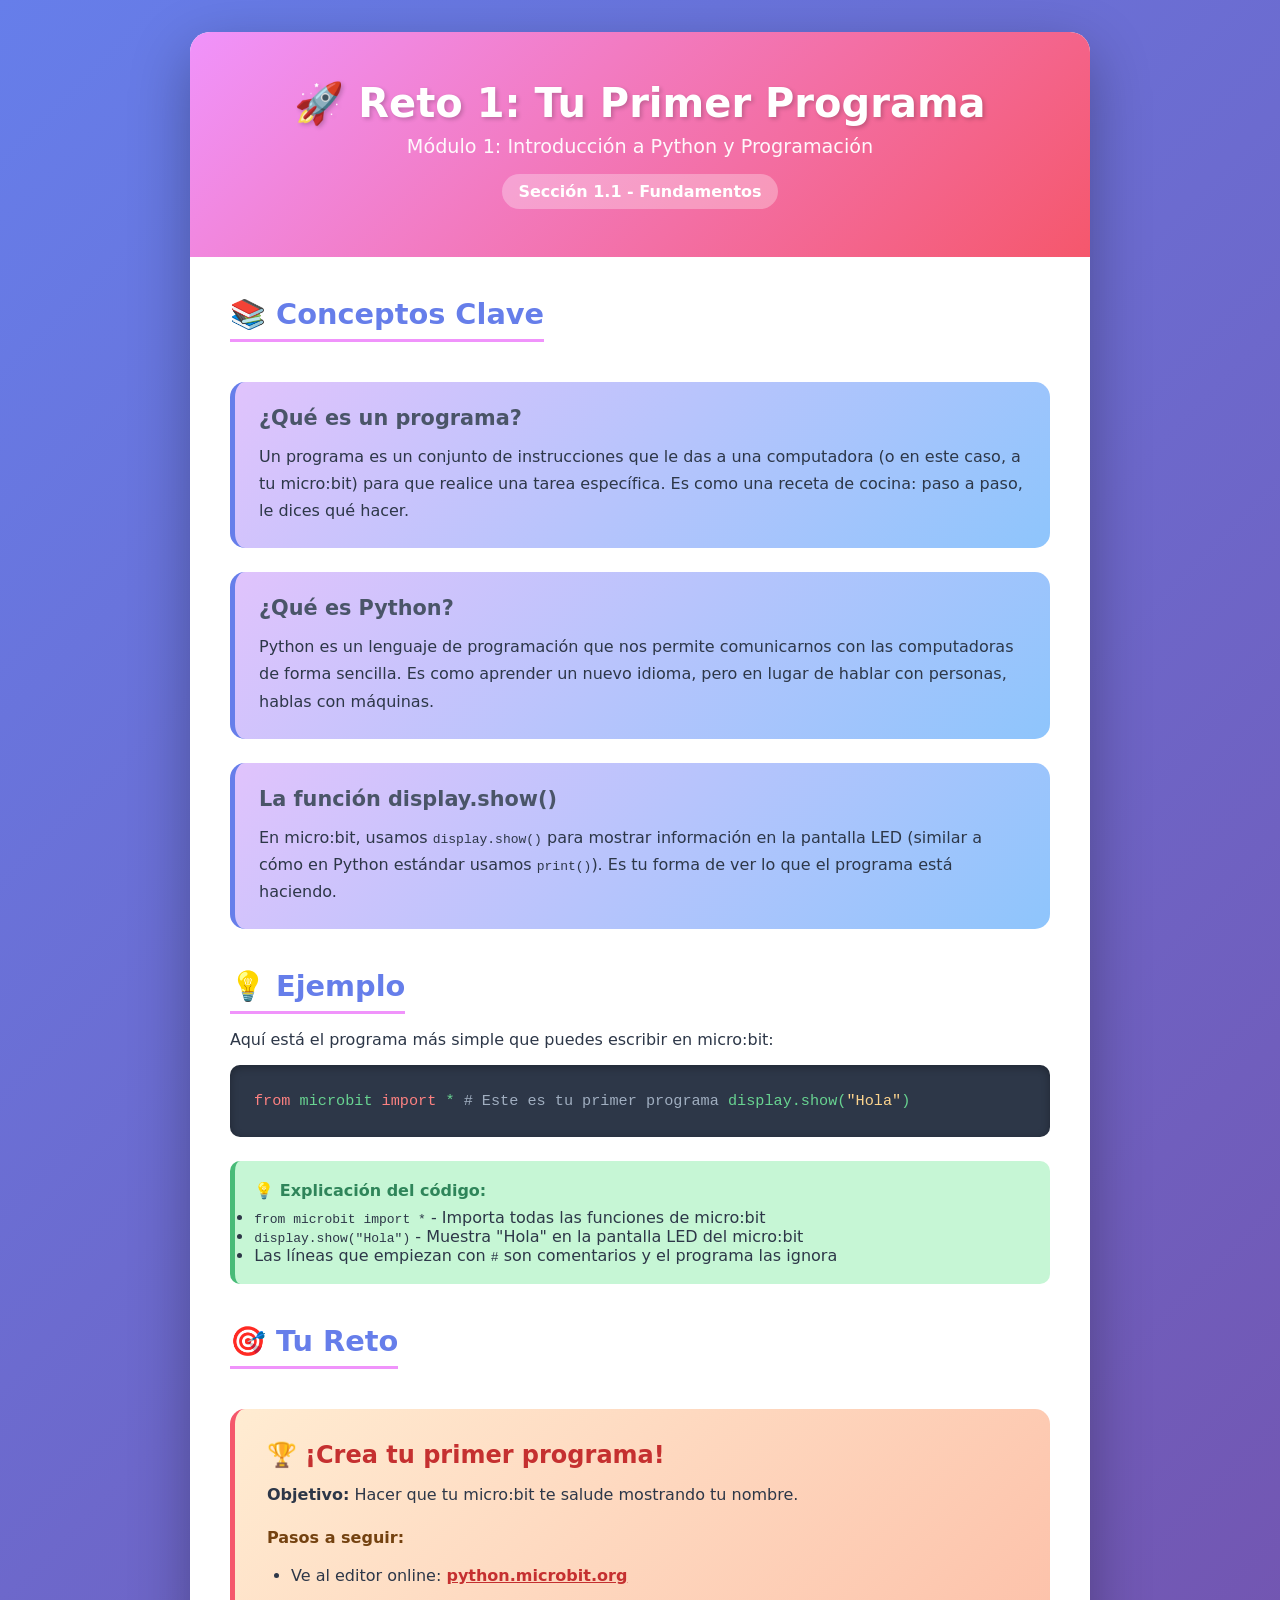
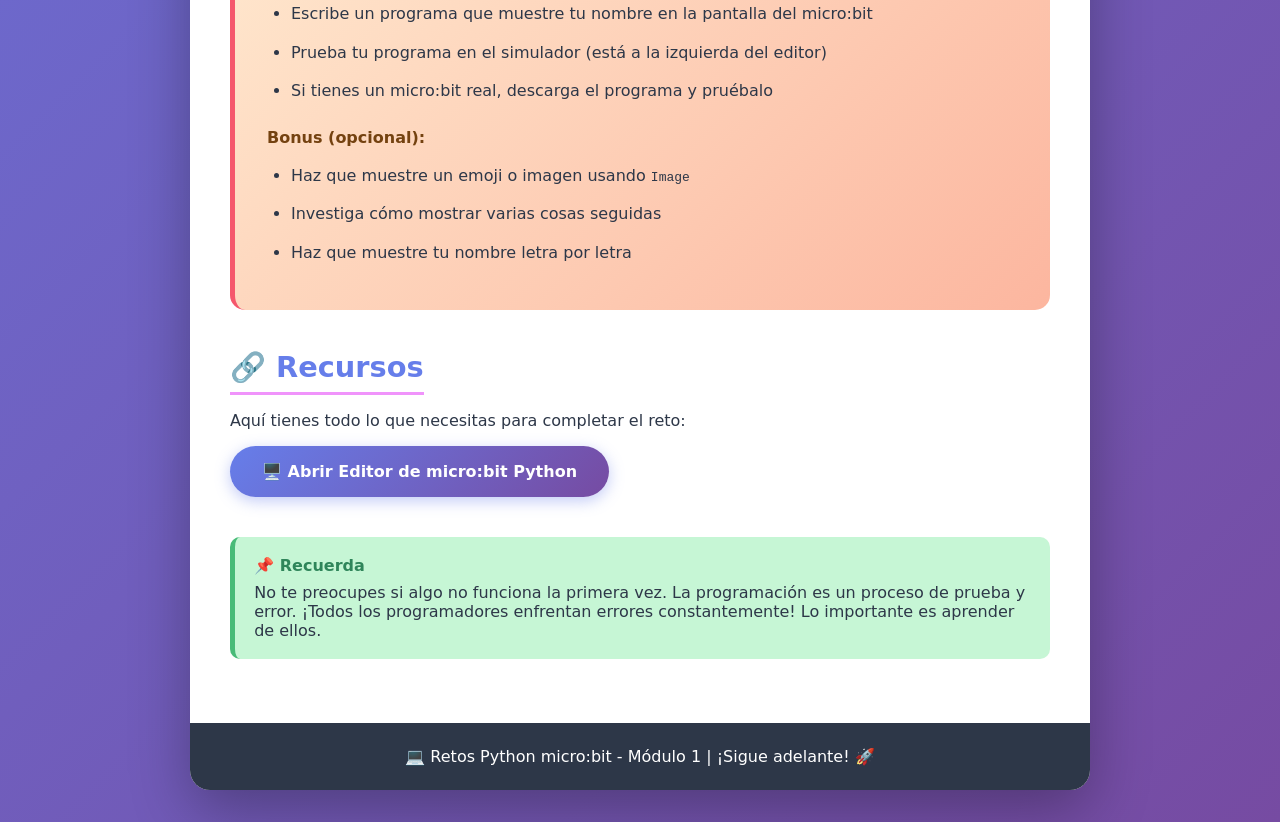
<file: retos_python_microbit/modulo_1/01_tu_primer_programa.html>
<!DOCTYPE html>
<html lang="es">
<head>
    <meta charset="UTF-8">
    <meta name="viewport" content="width=device-width, initial-scale=1.0">
    <title>Reto 1: Tu Primer Programa - micro:bit</title>
    <style>
        * {
            margin: 0;
            padding: 0;
            box-sizing: border-box;
        }
        
        body {
            font-family: 'Inter', 'Segoe UI', system-ui, -apple-system, sans-serif;
            background: linear-gradient(135deg, #667eea 0%, #764ba2 100%);
            min-height: 100vh;
            padding: 2rem;
            color: #2d3748;
        }
        
        .container {
            max-width: 900px;
            margin: 0 auto;
            background: white;
            border-radius: 20px;
            box-shadow: 0 20px 60px rgba(0, 0, 0, 0.3);
            overflow: hidden;
        }
        
        .header {
            background: linear-gradient(135deg, #f093fb 0%, #f5576c 100%);
            color: white;
            padding: 3rem 2rem;
            text-align: center;
        }
        
        .header h1 {
            font-size: 2.5rem;
            margin-bottom: 0.5rem;
            text-shadow: 2px 2px 4px rgba(0, 0, 0, 0.2);
        }
        
        .header .subtitle {
            font-size: 1.2rem;
            opacity: 0.95;
        }
        
        .badge {
            display: inline-block;
            background: rgba(255, 255, 255, 0.3);
            padding: 0.5rem 1rem;
            border-radius: 20px;
            margin-top: 1rem;
            font-weight: bold;
        }
        
        .content {
            padding: 2.5rem;
        }
        
        .section {
            margin-bottom: 2.5rem;
        }
        
        .section h2 {
            color: #667eea;
            font-size: 1.8rem;
            margin-bottom: 1rem;
            padding-bottom: 0.5rem;
            border-bottom: 3px solid #f093fb;
            display: inline-block;
        }
        
        .concept-box {
            background: linear-gradient(135deg, #e0c3fc 0%, #8ec5fc 100%);
            padding: 1.5rem;
            border-radius: 15px;
            margin: 1.5rem 0;
            border-left: 5px solid #667eea;
        }
        
        .concept-box h3 {
            color: #4a5568;
            margin-bottom: 0.8rem;
            font-size: 1.3rem;
        }
        
        .concept-box p {
            line-height: 1.7;
            color: #2d3748;
        }
        
        .challenge-box {
            background: linear-gradient(135deg, #ffecd2 0%, #fcb69f 100%);
            padding: 2rem;
            border-radius: 15px;
            margin: 1.5rem 0;
            border-left: 5px solid #f5576c;
        }
        
        .challenge-box h3 {
            color: #c53030;
            margin-bottom: 1rem;
            font-size: 1.5rem;
            display: flex;
            align-items: center;
            gap: 0.5rem;
        }
        
        .challenge-box ul {
            margin-left: 1.5rem;
            margin-top: 1rem;
        }
        
        .challenge-box li {
            margin: 0.8rem 0;
            line-height: 1.6;
        }
        
        .code-block {
            background: #2d3748;
            color: #68d391;
            padding: 1.5rem;
            border-radius: 10px;
            margin: 1rem 0;
            overflow-x: auto;
            font-family: 'Consolas', 'Monaco', 'Courier New', monospace;
            font-size: 0.95rem;
            line-height: 1.6;
            box-shadow: inset 0 2px 8px rgba(0, 0, 0, 0.3);
        }
        
        .code-block .comment {
            color: #a0aec0;
        }
        
        .code-block .keyword {
            color: #fc8181;
        }
        
        .code-block .string {
            color: #fbd38d;
        }
        
        .tip-box {
            background: #c6f6d5;
            border-left: 5px solid #48bb78;
            padding: 1.2rem;
            border-radius: 10px;
            margin: 1.5rem 0;
        }
        
        .tip-box h4 {
            color: #2f855a;
            margin-bottom: 0.5rem;
            display: flex;
            align-items: center;
            gap: 0.5rem;
        }
        
        .link-button {
            display: inline-block;
            background: linear-gradient(135deg, #667eea 0%, #764ba2 100%);
            color: white;
            padding: 1rem 2rem;
            border-radius: 30px;
            text-decoration: none;
            font-weight: bold;
            margin-top: 1rem;
            transition: transform 0.3s ease, box-shadow 0.3s ease;
            box-shadow: 0 4px 15px rgba(102, 126, 234, 0.4);
        }
        
        .link-button:hover {
            transform: translateY(-3px);
            box-shadow: 0 6px 20px rgba(102, 126, 234, 0.6);
        }
        
        .emoji {
            font-size: 1.5rem;
        }
        
        footer {
            background: #2d3748;
            color: white;
            padding: 1.5rem;
            text-align: center;
        }
    </style>
</head>
<body>
    <div class="container">
        <div class="header">
            <h1>🚀 Reto 1: Tu Primer Programa</h1>
            <p class="subtitle">Módulo 1: Introducción a Python y Programación</p>
            <span class="badge">Sección 1.1 - Fundamentos</span>
        </div>
        
        <div class="content">
            <div class="section">
                <h2>📚 Conceptos Clave</h2>
                
                <div class="concept-box">
                    <h3>¿Qué es un programa?</h3>
                    <p>
                        Un programa es un conjunto de instrucciones que le das a una computadora (o en este caso, a tu micro:bit) 
                        para que realice una tarea específica. Es como una receta de cocina: paso a paso, le dices qué hacer.
                    </p>
                </div>
                
                <div class="concept-box">
                    <h3>¿Qué es Python?</h3>
                    <p>
                        Python es un lenguaje de programación que nos permite comunicarnos con las computadoras de forma sencilla. 
                        Es como aprender un nuevo idioma, pero en lugar de hablar con personas, hablas con máquinas.
                    </p>
                </div>
                
                <div class="concept-box">
                    <h3>La función display.show()</h3>
                    <p>
                        En micro:bit, usamos <code>display.show()</code> para mostrar información en la pantalla LED (similar a cómo 
                        en Python estándar usamos <code>print()</code>). Es tu forma de ver lo que el programa está haciendo.
                    </p>
                </div>
            </div>
            
            <div class="section">
                <h2>💡 Ejemplo</h2>
                
                <p>Aquí está el programa más simple que puedes escribir en micro:bit:</p>
                
                <div class="code-block">
<span class="keyword">from</span> microbit <span class="keyword">import</span> *

<span class="comment"># Este es tu primer programa</span>
display.show(<span class="string">"Hola"</span>)
                </div>
                
                <div class="tip-box">
                    <h4>💡 Explicación del código:</h4>
                    <ul>
                        <li><code>from microbit import *</code> - Importa todas las funciones de micro:bit</li>
                        <li><code>display.show("Hola")</code> - Muestra "Hola" en la pantalla LED del micro:bit</li>
                        <li>Las líneas que empiezan con <code>#</code> son comentarios y el programa las ignora</li>
                    </ul>
                </div>
            </div>
            
            <div class="section">
                <h2>🎯 Tu Reto</h2>
                
                <div class="challenge-box">
                    <h3><span class="emoji">🏆</span> ¡Crea tu primer programa!</h3>
                    <p><strong>Objetivo:</strong> Hacer que tu micro:bit te salude mostrando tu nombre.</p>
                    
                    <h4 style="margin-top: 1.5rem; color: #744210;">Pasos a seguir:</h4>
                    <ul>
                        <li>Ve al editor online: <a href="https://python.microbit.org/" target="_blank" style="color: #c53030; font-weight: bold;">python.microbit.org</a></li>
                        <li>Escribe un programa que muestre tu nombre en la pantalla del micro:bit</li>
                        <li>Prueba tu programa en el simulador (está a la izquierda del editor)</li>
                        <li>Si tienes un micro:bit real, descarga el programa y pruébalo</li>
                    </ul>
                    
                    <h4 style="margin-top: 1.5rem; color: #744210;">Bonus (opcional):</h4>
                    <ul>
                        <li>Haz que muestre un emoji o imagen usando <code>Image</code></li>
                        <li>Investiga cómo mostrar varias cosas seguidas</li>
                        <li>Haz que muestre tu nombre letra por letra</li>
                    </ul>
                </div>
            </div>
            
            <div class="section">
                <h2>🔗 Recursos</h2>
                <p>Aquí tienes todo lo que necesitas para completar el reto:</p>
                <a href="https://python.microbit.org/" target="_blank" class="link-button">
                    🖥️ Abrir Editor de micro:bit Python
                </a>
            </div>
            
            <div class="tip-box">
                <h4>📌 Recuerda</h4>
                <p>
                    No te preocupes si algo no funciona la primera vez. La programación es un proceso de prueba y error. 
                    ¡Todos los programadores enfrentan errores constantemente! Lo importante es aprender de ellos.
                </p>
            </div>
        </div>
        
        <footer>
            <p>💻 Retos Python micro:bit - Módulo 1 | ¡Sigue adelante! 🚀</p>
        </footer>
    </div>
</body>
</html>
</file>
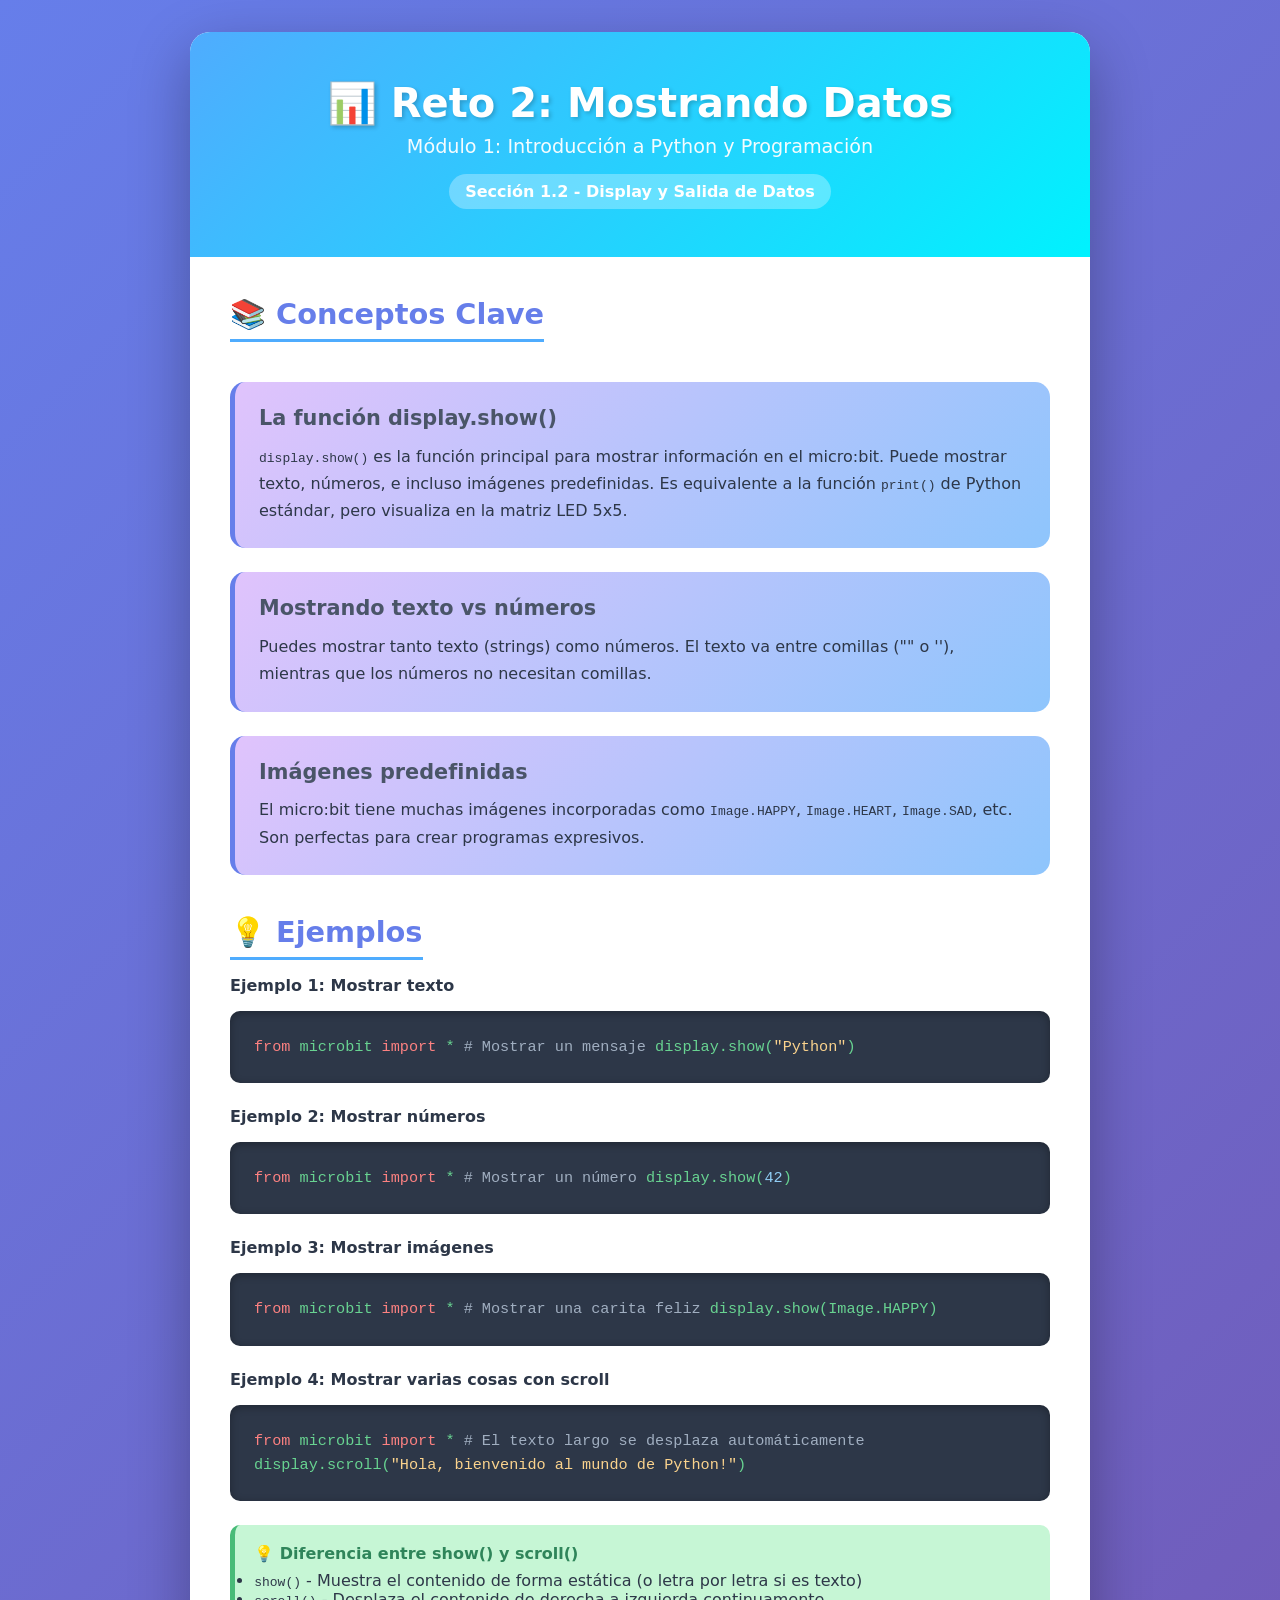
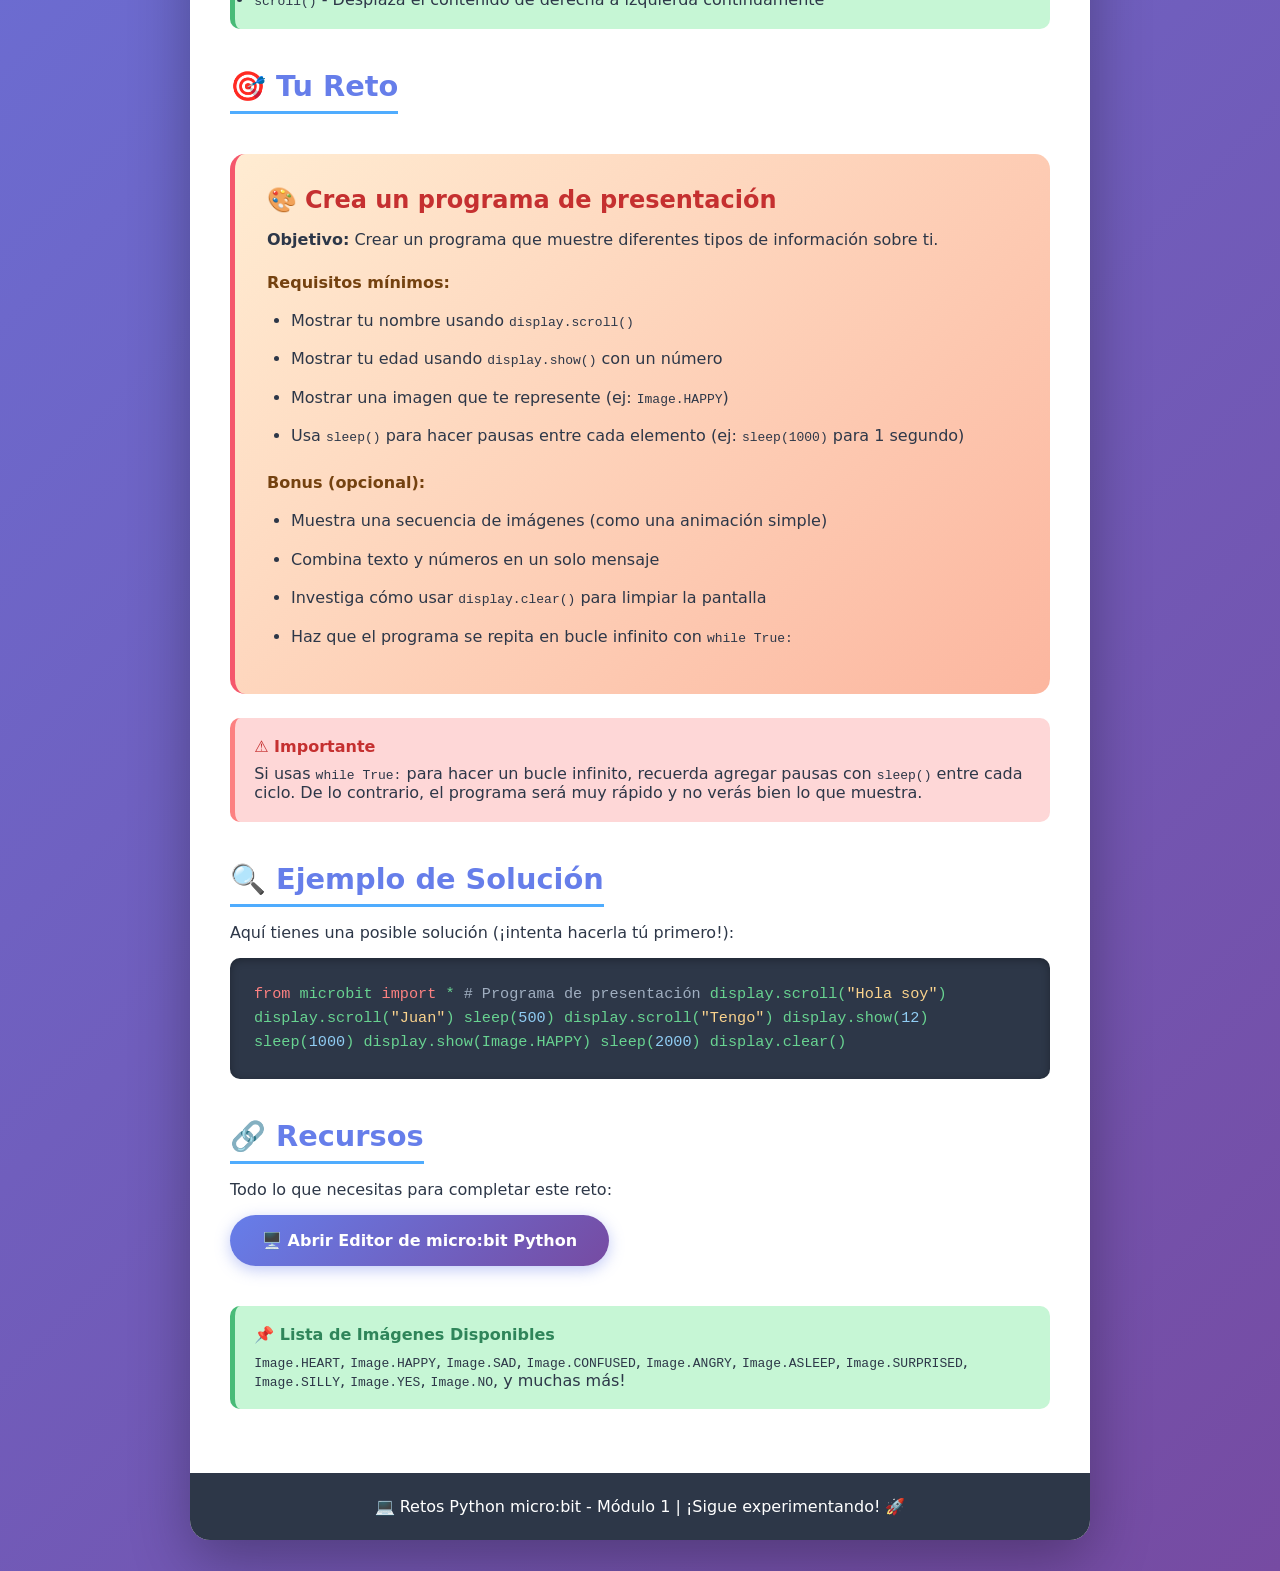
<file: retos_python_microbit/modulo_1/02_mostrando_datos.html>
<!DOCTYPE html>
<html lang="es">

<head>
    <meta charset="UTF-8">
    <meta name="viewport" content="width=device-width, initial-scale=1.0">
    <title>Reto 2: Mostrando Datos - micro:bit</title>
    <style>
        * {
            margin: 0;
            padding: 0;
            box-sizing: border-box;
        }

        body {
            font-family: 'Inter', 'Segoe UI', system-ui, -apple-system, sans-serif;
            background: linear-gradient(135deg, #667eea 0%, #764ba2 100%);
            min-height: 100vh;
            padding: 2rem;
            color: #2d3748;
        }

        .container {
            max-width: 900px;
            margin: 0 auto;
            background: white;
            border-radius: 20px;
            box-shadow: 0 20px 60px rgba(0, 0, 0, 0.3);
            overflow: hidden;
        }

        .header {
            background: linear-gradient(135deg, #4facfe 0%, #00f2fe 100%);
            color: white;
            padding: 3rem 2rem;
            text-align: center;
        }

        .header h1 {
            font-size: 2.5rem;
            margin-bottom: 0.5rem;
            text-shadow: 2px 2px 4px rgba(0, 0, 0, 0.2);
        }

        .header .subtitle {
            font-size: 1.2rem;
            opacity: 0.95;
        }

        .badge {
            display: inline-block;
            background: rgba(255, 255, 255, 0.3);
            padding: 0.5rem 1rem;
            border-radius: 20px;
            margin-top: 1rem;
            font-weight: bold;
        }

        .content {
            padding: 2.5rem;
        }

        .section {
            margin-bottom: 2.5rem;
        }

        .section h2 {
            color: #667eea;
            font-size: 1.8rem;
            margin-bottom: 1rem;
            padding-bottom: 0.5rem;
            border-bottom: 3px solid #4facfe;
            display: inline-block;
        }

        .concept-box {
            background: linear-gradient(135deg, #e0c3fc 0%, #8ec5fc 100%);
            padding: 1.5rem;
            border-radius: 15px;
            margin: 1.5rem 0;
            border-left: 5px solid #667eea;
        }

        .concept-box h3 {
            color: #4a5568;
            margin-bottom: 0.8rem;
            font-size: 1.3rem;
        }

        .concept-box p {
            line-height: 1.7;
            color: #2d3748;
        }

        .challenge-box {
            background: linear-gradient(135deg, #ffecd2 0%, #fcb69f 100%);
            padding: 2rem;
            border-radius: 15px;
            margin: 1.5rem 0;
            border-left: 5px solid #f5576c;
        }

        .challenge-box h3 {
            color: #c53030;
            margin-bottom: 1rem;
            font-size: 1.5rem;
            display: flex;
            align-items: center;
            gap: 0.5rem;
        }

        .challenge-box ul {
            margin-left: 1.5rem;
            margin-top: 1rem;
        }

        .challenge-box li {
            margin: 0.8rem 0;
            line-height: 1.6;
        }

        .code-block {
            background: #2d3748;
            color: #68d391;
            padding: 1.5rem;
            border-radius: 10px;
            margin: 1rem 0;
            overflow-x: auto;
            font-family: 'Consolas', 'Monaco', 'Courier New', monospace;
            font-size: 0.95rem;
            line-height: 1.6;
            box-shadow: inset 0 2px 8px rgba(0, 0, 0, 0.3);
        }

        .code-block .comment {
            color: #a0aec0;
        }

        .code-block .keyword {
            color: #fc8181;
        }

        .code-block .string {
            color: #fbd38d;
        }

        .code-block .number {
            color: #90cdf4;
        }

        .tip-box {
            background: #c6f6d5;
            border-left: 5px solid #48bb78;
            padding: 1.2rem;
            border-radius: 10px;
            margin: 1.5rem 0;
        }

        .tip-box h4 {
            color: #2f855a;
            margin-bottom: 0.5rem;
            display: flex;
            align-items: center;
            gap: 0.5rem;
        }

        .warning-box {
            background: #fed7d7;
            border-left: 5px solid #fc8181;
            padding: 1.2rem;
            border-radius: 10px;
            margin: 1.5rem 0;
        }

        .warning-box h4 {
            color: #c53030;
            margin-bottom: 0.5rem;
        }

        .link-button {
            display: inline-block;
            background: linear-gradient(135deg, #667eea 0%, #764ba2 100%);
            color: white;
            padding: 1rem 2rem;
            border-radius: 30px;
            text-decoration: none;
            font-weight: bold;
            margin-top: 1rem;
            transition: transform 0.3s ease, box-shadow 0.3s ease;
            box-shadow: 0 4px 15px rgba(102, 126, 234, 0.4);
        }

        .link-button:hover {
            transform: translateY(-3px);
            box-shadow: 0 6px 20px rgba(102, 126, 234, 0.6);
        }

        .emoji {
            font-size: 1.5rem;
        }

        footer {
            background: #2d3748;
            color: white;
            padding: 1.5rem;
            text-align: center;
        }
    </style>
</head>

<body>
    <div class="container">
        <div class="header">
            <h1>📊 Reto 2: Mostrando Datos</h1>
            <p class="subtitle">Módulo 1: Introducción a Python y Programación</p>
            <span class="badge">Sección 1.2 - Display y Salida de Datos</span>
        </div>

        <div class="content">
            <div class="section">
                <h2>📚 Conceptos Clave</h2>

                <div class="concept-box">
                    <h3>La función display.show()</h3>
                    <p>
                        <code>display.show()</code> es la función principal para mostrar información en el micro:bit.
                        Puede mostrar texto, números, e incluso imágenes predefinidas. Es equivalente a la función
                        <code>print()</code> de Python estándar, pero visualiza en la matriz LED 5x5.
                    </p>
                </div>

                <div class="concept-box">
                    <h3>Mostrando texto vs números</h3>
                    <p>
                        Puedes mostrar tanto texto (strings) como números. El texto va entre comillas ("" o ''),
                        mientras que los números no necesitan comillas.
                    </p>
                </div>

                <div class="concept-box">
                    <h3>Imágenes predefinidas</h3>
                    <p>
                        El micro:bit tiene muchas imágenes incorporadas como <code>Image.HAPPY</code>,
                        <code>Image.HEART</code>, <code>Image.SAD</code>, etc. Son perfectas para crear
                        programas expresivos.
                    </p>
                </div>
            </div>

            <div class="section">
                <h2>💡 Ejemplos</h2>

                <p><strong>Ejemplo 1: Mostrar texto</strong></p>
                <div class="code-block">
                    <span class="keyword">from</span> microbit <span class="keyword">import</span> *

                    <span class="comment"># Mostrar un mensaje</span>
                    display.show(<span class="string">"Python"</span>)
                </div>

                <p style="margin-top: 1.5rem;"><strong>Ejemplo 2: Mostrar números</strong></p>
                <div class="code-block">
                    <span class="keyword">from</span> microbit <span class="keyword">import</span> *

                    <span class="comment"># Mostrar un número</span>
                    display.show(<span class="number">42</span>)
                </div>

                <p style="margin-top: 1.5rem;"><strong>Ejemplo 3: Mostrar imágenes</strong></p>
                <div class="code-block">
                    <span class="keyword">from</span> microbit <span class="keyword">import</span> *

                    <span class="comment"># Mostrar una carita feliz</span>
                    display.show(Image.HAPPY)
                </div>

                <p style="margin-top: 1.5rem;"><strong>Ejemplo 4: Mostrar varias cosas con scroll</strong></p>
                <div class="code-block">
                    <span class="keyword">from</span> microbit <span class="keyword">import</span> *

                    <span class="comment"># El texto largo se desplaza automáticamente</span>
                    display.scroll(<span class="string">"Hola, bienvenido al mundo de Python!"</span>)
                </div>

                <div class="tip-box">
                    <h4>💡 Diferencia entre show() y scroll()</h4>
                    <ul>
                        <li><code>show()</code> - Muestra el contenido de forma estática (o letra por letra si es texto)
                        </li>
                        <li><code>scroll()</code> - Desplaza el contenido de derecha a izquierda continuamente</li>
                    </ul>
                </div>
            </div>

            <div class="section">
                <h2>🎯 Tu Reto</h2>

                <div class="challenge-box">
                    <h3><span class="emoji">🎨</span> Crea un programa de presentación</h3>
                    <p><strong>Objetivo:</strong> Crear un programa que muestre diferentes tipos de información sobre
                        ti.</p>

                    <h4 style="margin-top: 1.5rem; color: #744210;">Requisitos mínimos:</h4>
                    <ul>
                        <li>Mostrar tu nombre usando <code>display.scroll()</code></li>
                        <li>Mostrar tu edad usando <code>display.show()</code> con un número</li>
                        <li>Mostrar una imagen que te represente (ej: <code>Image.HAPPY</code>)</li>
                        <li>Usa <code>sleep()</code> para hacer pausas entre cada elemento (ej: <code>sleep(1000)</code>
                            para 1 segundo)</li>
                    </ul>

                    <h4 style="margin-top: 1.5rem; color: #744210;">Bonus (opcional):</h4>
                    <ul>
                        <li>Muestra una secuencia de imágenes (como una animación simple)</li>
                        <li>Combina texto y números en un solo mensaje</li>
                        <li>Investiga cómo usar <code>display.clear()</code> para limpiar la pantalla</li>
                        <li>Haz que el programa se repita en bucle infinito con <code>while True:</code></li>
                    </ul>
                </div>

                <div class="warning-box">
                    <h4>⚠️ Importante</h4>
                    <p>
                        Si usas <code>while True:</code> para hacer un bucle infinito, recuerda agregar pausas con
                        <code>sleep()</code> entre cada ciclo. De lo contrario, el programa será muy rápido
                        y no verás bien lo que muestra.
                    </p>
                </div>
            </div>

            <div class="section">
                <h2>🔍 Ejemplo de Solución</h2>
                <p>Aquí tienes una posible solución (¡intenta hacerla tú primero!):</p>

                <div class="code-block">
                    <span class="keyword">from</span> microbit <span class="keyword">import</span> *

                    <span class="comment"># Programa de presentación</span>
                    display.scroll(<span class="string">"Hola soy"</span>)
                    display.scroll(<span class="string">"Juan"</span>)
                    sleep(<span class="number">500</span>)

                    display.scroll(<span class="string">"Tengo"</span>)
                    display.show(<span class="number">12</span>)
                    sleep(<span class="number">1000</span>)

                    display.show(Image.HAPPY)
                    sleep(<span class="number">2000</span>)

                    display.clear()
                </div>
            </div>

            <div class="section">
                <h2>🔗 Recursos</h2>
                <p>Todo lo que necesitas para completar este reto:</p>
                <a href="https://python.microbit.org/" target="_blank" class="link-button">
                    🖥️ Abrir Editor de micro:bit Python
                </a>
            </div>

            <div class="tip-box">
                <h4>📌 Lista de Imágenes Disponibles</h4>
                <p>
                    <code>Image.HEART</code>, <code>Image.HAPPY</code>, <code>Image.SAD</code>,
                    <code>Image.CONFUSED</code>, <code>Image.ANGRY</code>, <code>Image.ASLEEP</code>,
                    <code>Image.SURPRISED</code>, <code>Image.SILLY</code>, <code>Image.YES</code>,
                    <code>Image.NO</code>, y muchas más!
                </p>
            </div>
        </div>

        <footer>
            <p>💻 Retos Python micro:bit - Módulo 1 | ¡Sigue experimentando! 🚀</p>
        </footer>
    </div>
</body>

</html>
</file>
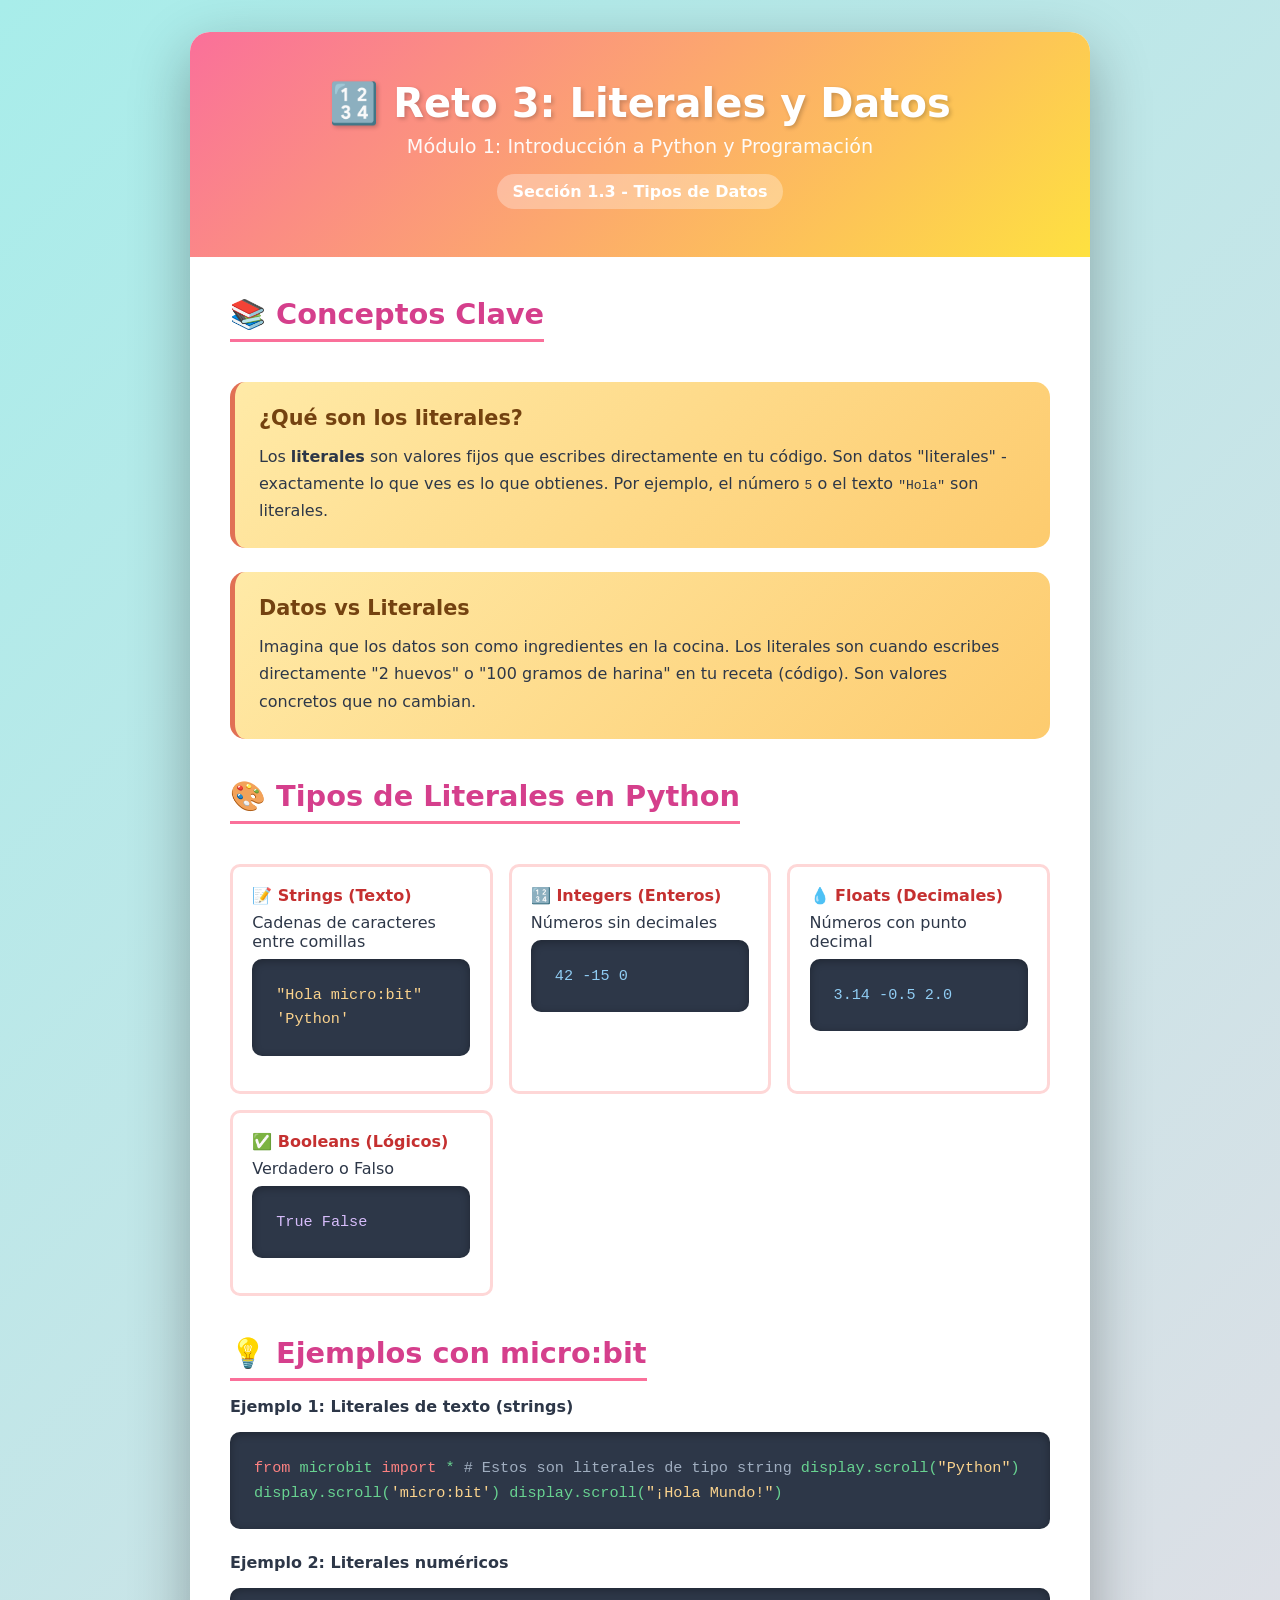
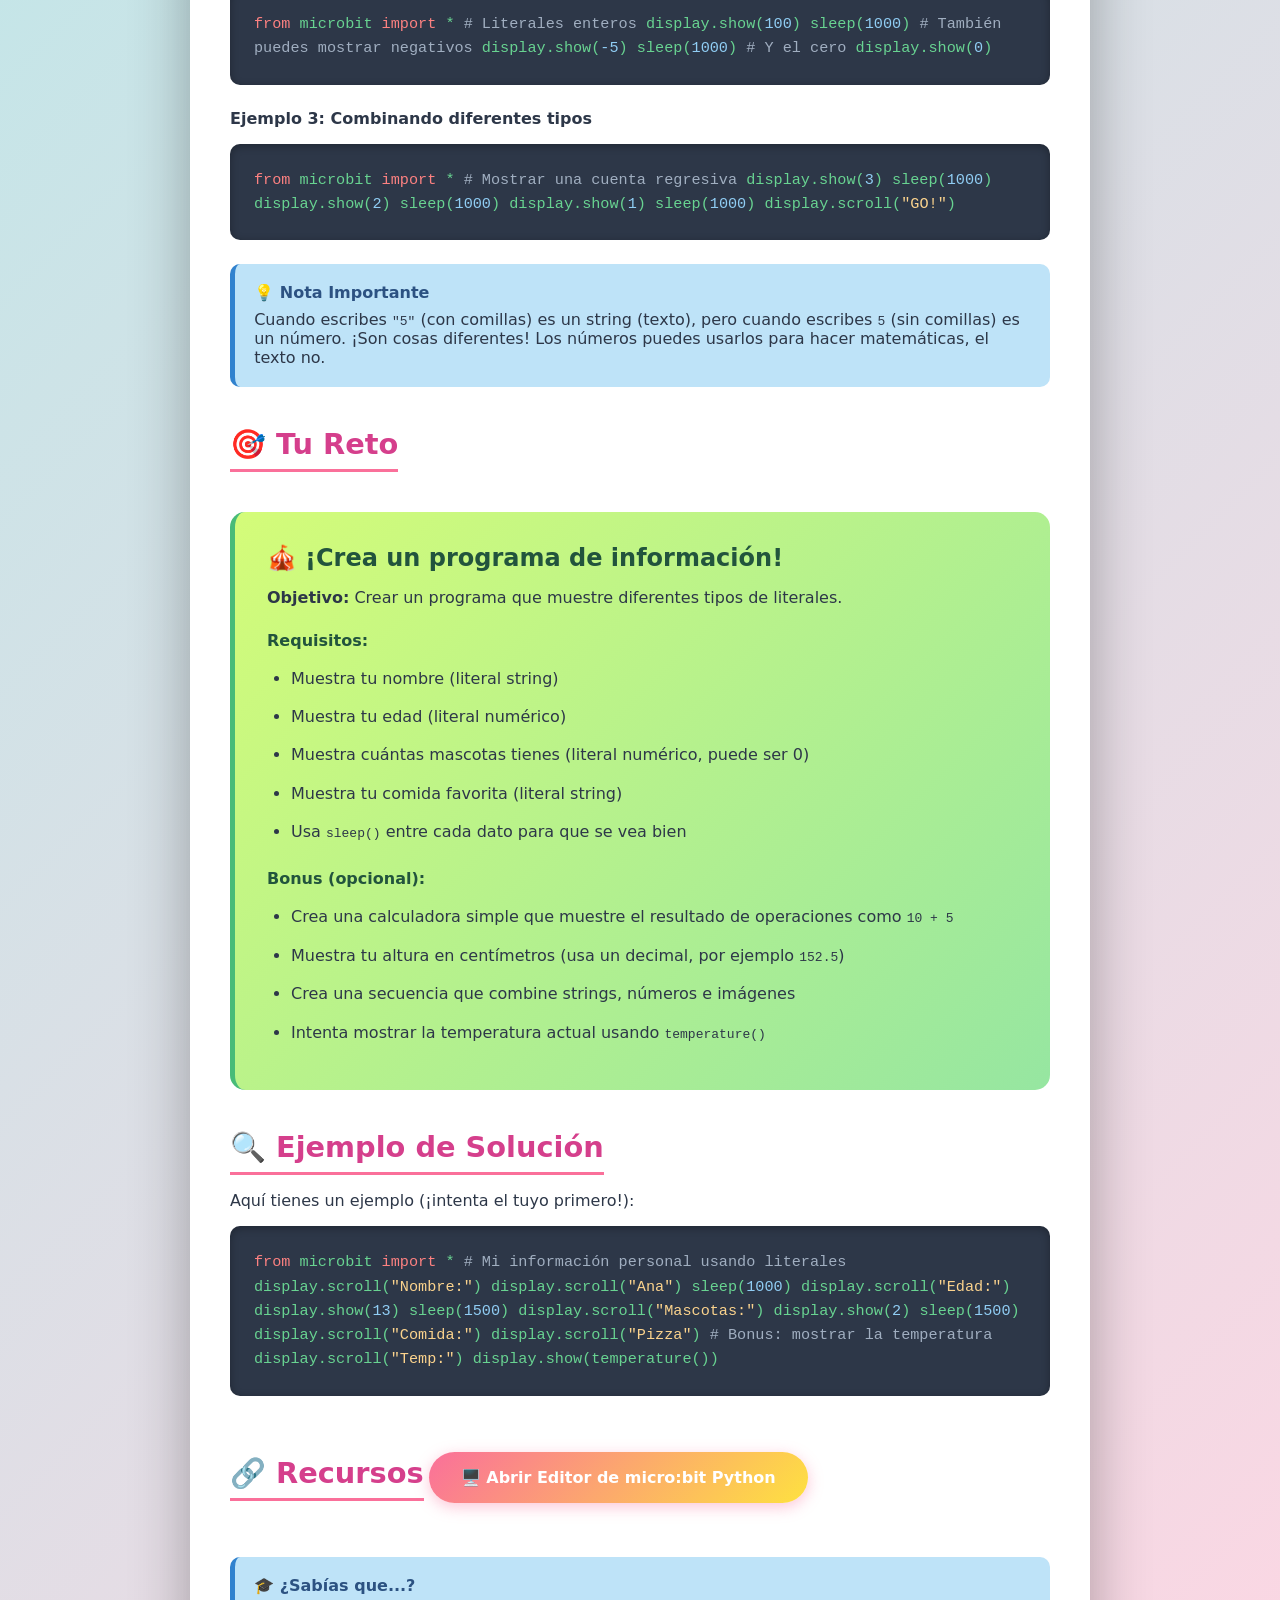
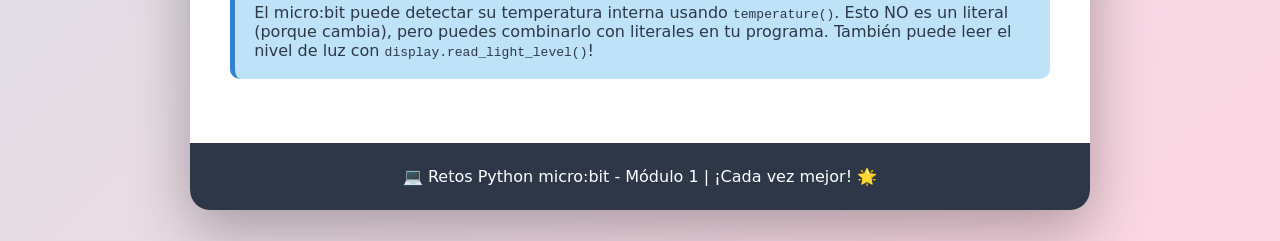
<file: retos_python_microbit/modulo_1/03_literales.html>
<!DOCTYPE html>
<html lang="es">

<head>
    <meta charset="UTF-8">
    <meta name="viewport" content="width=device-width, initial-scale=1.0">
    <title>Reto 3: Literales - micro:bit</title>
    <style>
        * {
            margin: 0;
            padding: 0;
            box-sizing: border-box;
        }

        body {
            font-family: 'Inter', 'Segoe UI', system-ui, -apple-system, sans-serif;
            background: linear-gradient(135deg, #a8edea 0%, #fed6e3 100%);
            min-height: 100vh;
            padding: 2rem;
            color: #2d3748;
        }

        .container {
            max-width: 900px;
            margin: 0 auto;
            background: white;
            border-radius: 20px;
            box-shadow: 0 20px 60px rgba(0, 0, 0, 0.3);
            overflow: hidden;
        }

        .header {
            background: linear-gradient(135deg, #fa709a 0%, #fee140 100%);
            color: white;
            padding: 3rem 2rem;
            text-align: center;
        }

        .header h1 {
            font-size: 2.5rem;
            margin-bottom: 0.5rem;
            text-shadow: 2px 2px 4px rgba(0, 0, 0, 0.2);
        }

        .header .subtitle {
            font-size: 1.2rem;
            opacity: 0.95;
        }

        .badge {
            display: inline-block;
            background: rgba(255, 255, 255, 0.3);
            padding: 0.5rem 1rem;
            border-radius: 20px;
            margin-top: 1rem;
            font-weight: bold;
        }

        .content {
            padding: 2.5rem;
        }

        .section {
            margin-bottom: 2.5rem;
        }

        .section h2 {
            color: #d53f8c;
            font-size: 1.8rem;
            margin-bottom: 1rem;
            padding-bottom: 0.5rem;
            border-bottom: 3px solid #fa709a;
            display: inline-block;
        }

        .concept-box {
            background: linear-gradient(135deg, #ffeaa7 0%, #fdcb6e 100%);
            padding: 1.5rem;
            border-radius: 15px;
            margin: 1.5rem 0;
            border-left: 5px solid #e17055;
        }

        .concept-box h3 {
            color: #744210;
            margin-bottom: 0.8rem;
            font-size: 1.3rem;
        }

        .concept-box p {
            line-height: 1.7;
            color: #2d3748;
        }

        .types-grid {
            display: grid;
            grid-template-columns: repeat(auto-fit, minmax(250px, 1fr));
            gap: 1rem;
            margin: 1.5rem 0;
        }

        .type-card {
            background: white;
            padding: 1.2rem;
            border-radius: 10px;
            border: 3px solid #fed7d7;
            transition: transform 0.3s ease, border-color 0.3s ease;
        }

        .type-card:hover {
            transform: translateY(-5px);
            border-color: #fc8181;
        }

        .type-card h4 {
            color: #c53030;
            margin-bottom: 0.5rem;
        }

        .challenge-box {
            background: linear-gradient(135deg, #d4fc79 0%, #96e6a1 100%);
            padding: 2rem;
            border-radius: 15px;
            margin: 1.5rem 0;
            border-left: 5px solid #48bb78;
        }

        .challenge-box h3 {
            color: #22543d;
            margin-bottom: 1rem;
            font-size: 1.5rem;
            display: flex;
            align-items: center;
            gap: 0.5rem;
        }

        .challenge-box ul {
            margin-left: 1.5rem;
            margin-top: 1rem;
        }

        .challenge-box li {
            margin: 0.8rem 0;
            line-height: 1.6;
        }

        .code-block {
            background: #2d3748;
            color: #68d391;
            padding: 1.5rem;
            border-radius: 10px;
            margin: 1rem 0;
            overflow-x: auto;
            font-family: 'Consolas', 'Monaco', 'Courier New', monospace;
            font-size: 0.95rem;
            line-height: 1.6;
            box-shadow: inset 0 2px 8px rgba(0, 0, 0, 0.3);
        }

        .code-block .comment {
            color: #a0aec0;
        }

        .code-block .keyword {
            color: #fc8181;
        }

        .code-block .string {
            color: #fbd38d;
        }

        .code-block .number {
            color: #90cdf4;
        }

        .code-block .boolean {
            color: #d6bcfa;
        }

        .tip-box {
            background: #bee3f8;
            border-left: 5px solid #3182ce;
            padding: 1.2rem;
            border-radius: 10px;
            margin: 1.5rem 0;
        }

        .tip-box h4 {
            color: #2c5282;
            margin-bottom: 0.5rem;
            display: flex;
            align-items: center;
            gap: 0.5rem;
        }

        .link-button {
            display: inline-block;
            background: linear-gradient(135deg, #fa709a 0%, #fee140 100%);
            color: white;
            padding: 1rem 2rem;
            border-radius: 30px;
            text-decoration: none;
            font-weight: bold;
            margin-top: 1rem;
            transition: transform 0.3s ease, box-shadow 0.3s ease;
            box-shadow: 0 4px 15px rgba(250, 112, 154, 0.4);
        }

        .link-button:hover {
            transform: translateY(-3px);
            box-shadow: 0 6px 20px rgba(250, 112, 154, 0.6);
        }

        .emoji {
            font-size: 1.5rem;
        }

        footer {
            background: #2d3748;
            color: white;
            padding: 1.5rem;
            text-align: center;
        }
    </style>
</head>

<body>
    <div class="container">
        <div class="header">
            <h1>🔢 Reto 3: Literales y Datos</h1>
            <p class="subtitle">Módulo 1: Introducción a Python y Programación</p>
            <span class="badge">Sección 1.3 - Tipos de Datos</span>
        </div>

        <div class="content">
            <div class="section">
                <h2>📚 Conceptos Clave</h2>

                <div class="concept-box">
                    <h3>¿Qué son los literales?</h3>
                    <p>
                        Los <strong>literales</strong> son valores fijos que escribes directamente en tu código.
                        Son datos "literales" - exactamente lo que ves es lo que obtienes. Por ejemplo, el número
                        <code>5</code> o el texto <code>"Hola"</code> son literales.
                    </p>
                </div>

                <div class="concept-box">
                    <h3>Datos vs Literales</h3>
                    <p>
                        Imagina que los datos son como ingredientes en la cocina. Los literales son cuando escribes
                        directamente "2 huevos" o "100 gramos de harina" en tu receta (código). Son valores concretos
                        que no cambian.
                    </p>
                </div>
            </div>

            <div class="section">
                <h2>🎨 Tipos de Literales en Python</h2>

                <div class="types-grid">
                    <div class="type-card">
                        <h4>📝 Strings (Texto)</h4>
                        <p>Cadenas de caracteres entre comillas</p>
                        <div class="code-block" style="margin-top: 0.5rem;">
                            <span class="string">"Hola micro:bit"</span>
                            <span class="string">'Python'</span>
                        </div>
                    </div>

                    <div class="type-card">
                        <h4>🔢 Integers (Enteros)</h4>
                        <p>Números sin decimales</p>
                        <div class="code-block" style="margin-top: 0.5rem;">
                            <span class="number">42</span>
                            <span class="number">-15</span>
                            <span class="number">0</span>
                        </div>
                    </div>

                    <div class="type-card">
                        <h4>💧 Floats (Decimales)</h4>
                        <p>Números con punto decimal</p>
                        <div class="code-block" style="margin-top: 0.5rem;">
                            <span class="number">3.14</span>
                            <span class="number">-0.5</span>
                            <span class="number">2.0</span>
                        </div>
                    </div>

                    <div class="type-card">
                        <h4>✅ Booleans (Lógicos)</h4>
                        <p>Verdadero o Falso</p>
                        <div class="code-block" style="margin-top: 0.5rem;">
                            <span class="boolean">True</span>
                            <span class="boolean">False</span>
                        </div>
                    </div>
                </div>
            </div>

            <div class="section">
                <h2>💡 Ejemplos con micro:bit</h2>

                <p><strong>Ejemplo 1: Literales de texto (strings)</strong></p>
                <div class="code-block">
                    <span class="keyword">from</span> microbit <span class="keyword">import</span> *

                    <span class="comment"># Estos son literales de tipo string</span>
                    display.scroll(<span class="string">"Python"</span>)
                    display.scroll(<span class="string">'micro:bit'</span>)
                    display.scroll(<span class="string">"¡Hola Mundo!"</span>)
                </div>

                <p style="margin-top: 1.5rem;"><strong>Ejemplo 2: Literales numéricos</strong></p>
                <div class="code-block">
                    <span class="keyword">from</span> microbit <span class="keyword">import</span> *

                    <span class="comment"># Literales enteros</span>
                    display.show(<span class="number">100</span>)
                    sleep(<span class="number">1000</span>)

                    <span class="comment"># También puedes mostrar negativos</span>
                    display.show(<span class="number">-5</span>)
                    sleep(<span class="number">1000</span>)

                    <span class="comment"># Y el cero</span>
                    display.show(<span class="number">0</span>)
                </div>

                <p style="margin-top: 1.5rem;"><strong>Ejemplo 3: Combinando diferentes tipos</strong></p>
                <div class="code-block">
                    <span class="keyword">from</span> microbit <span class="keyword">import</span> *

                    <span class="comment"># Mostrar una cuenta regresiva</span>
                    display.show(<span class="number">3</span>)
                    sleep(<span class="number">1000</span>)
                    display.show(<span class="number">2</span>)
                    sleep(<span class="number">1000</span>)
                    display.show(<span class="number">1</span>)
                    sleep(<span class="number">1000</span>)
                    display.scroll(<span class="string">"GO!"</span>)
                </div>

                <div class="tip-box">
                    <h4>💡 Nota Importante</h4>
                    <p>
                        Cuando escribes <code>"5"</code> (con comillas) es un string (texto), pero cuando escribes
                        <code>5</code> (sin comillas) es un número. ¡Son cosas diferentes! Los números puedes usarlos
                        para hacer matemáticas, el texto no.
                    </p>
                </div>
            </div>

            <div class="section">
                <h2>🎯 Tu Reto</h2>

                <div class="challenge-box">
                    <h3><span class="emoji">🎪</span> ¡Crea un programa de información!</h3>
                    <p><strong>Objetivo:</strong> Crear un programa que muestre diferentes tipos de literales.</p>

                    <h4 style="margin-top: 1.5rem; color: #22543d;">Requisitos:</h4>
                    <ul>
                        <li>Muestra tu nombre (literal string)</li>
                        <li>Muestra tu edad (literal numérico)</li>
                        <li>Muestra cuántas mascotas tienes (literal numérico, puede ser 0)</li>
                        <li>Muestra tu comida favorita (literal string)</li>
                        <li>Usa <code>sleep()</code> entre cada dato para que se vea bien</li>
                    </ul>

                    <h4 style="margin-top: 1.5rem; color: #22543d;">Bonus (opcional):</h4>
                    <ul>
                        <li>Crea una calculadora simple que muestre el resultado de operaciones como <code>10 + 5</code>
                        </li>
                        <li>Muestra tu altura en centímetros (usa un decimal, por ejemplo <code>152.5</code>)</li>
                        <li>Crea una secuencia que combine strings, números e imágenes</li>
                        <li>Intenta mostrar la temperatura actual usando <code>temperature()</code></li>
                    </ul>
                </div>
            </div>

            <div class="section">
                <h2>🔍 Ejemplo de Solución</h2>
                <p>Aquí tienes un ejemplo (¡intenta el tuyo primero!):</p>

                <div class="code-block">
                    <span class="keyword">from</span> microbit <span class="keyword">import</span> *

                    <span class="comment"># Mi información personal usando literales</span>

                    display.scroll(<span class="string">"Nombre:"</span>)
                    display.scroll(<span class="string">"Ana"</span>)
                    sleep(<span class="number">1000</span>)

                    display.scroll(<span class="string">"Edad:"</span>)
                    display.show(<span class="number">13</span>)
                    sleep(<span class="number">1500</span>)

                    display.scroll(<span class="string">"Mascotas:"</span>)
                    display.show(<span class="number">2</span>)
                    sleep(<span class="number">1500</span>)

                    display.scroll(<span class="string">"Comida:"</span>)
                    display.scroll(<span class="string">"Pizza"</span>)

                    <span class="comment"># Bonus: mostrar la temperatura</span>
                    display.scroll(<span class="string">"Temp:"</span>)
                    display.show(temperature())
                </div>
            </div>

            <div class="section">
                <h2>🔗 Recursos</h2>
                <a href="https://python.microbit.org/" target="_blank" class="link-button">
                    🖥️ Abrir Editor de micro:bit Python
                </a>
            </div>

            <div class="tip-box">
                <h4>🎓 ¿Sabías que...?</h4>
                <p>
                    El micro:bit puede detectar su temperatura interna usando <code>temperature()</code>.
                    Esto NO es un literal (porque cambia), pero puedes combinarlo con literales en tu programa.
                    También puede leer el nivel de luz con <code>display.read_light_level()</code>!
                </p>
            </div>
        </div>

        <footer>
            <p>💻 Retos Python micro:bit - Módulo 1 | ¡Cada vez mejor! 🌟</p>
        </footer>
    </div>
</body>

</html>
</file>
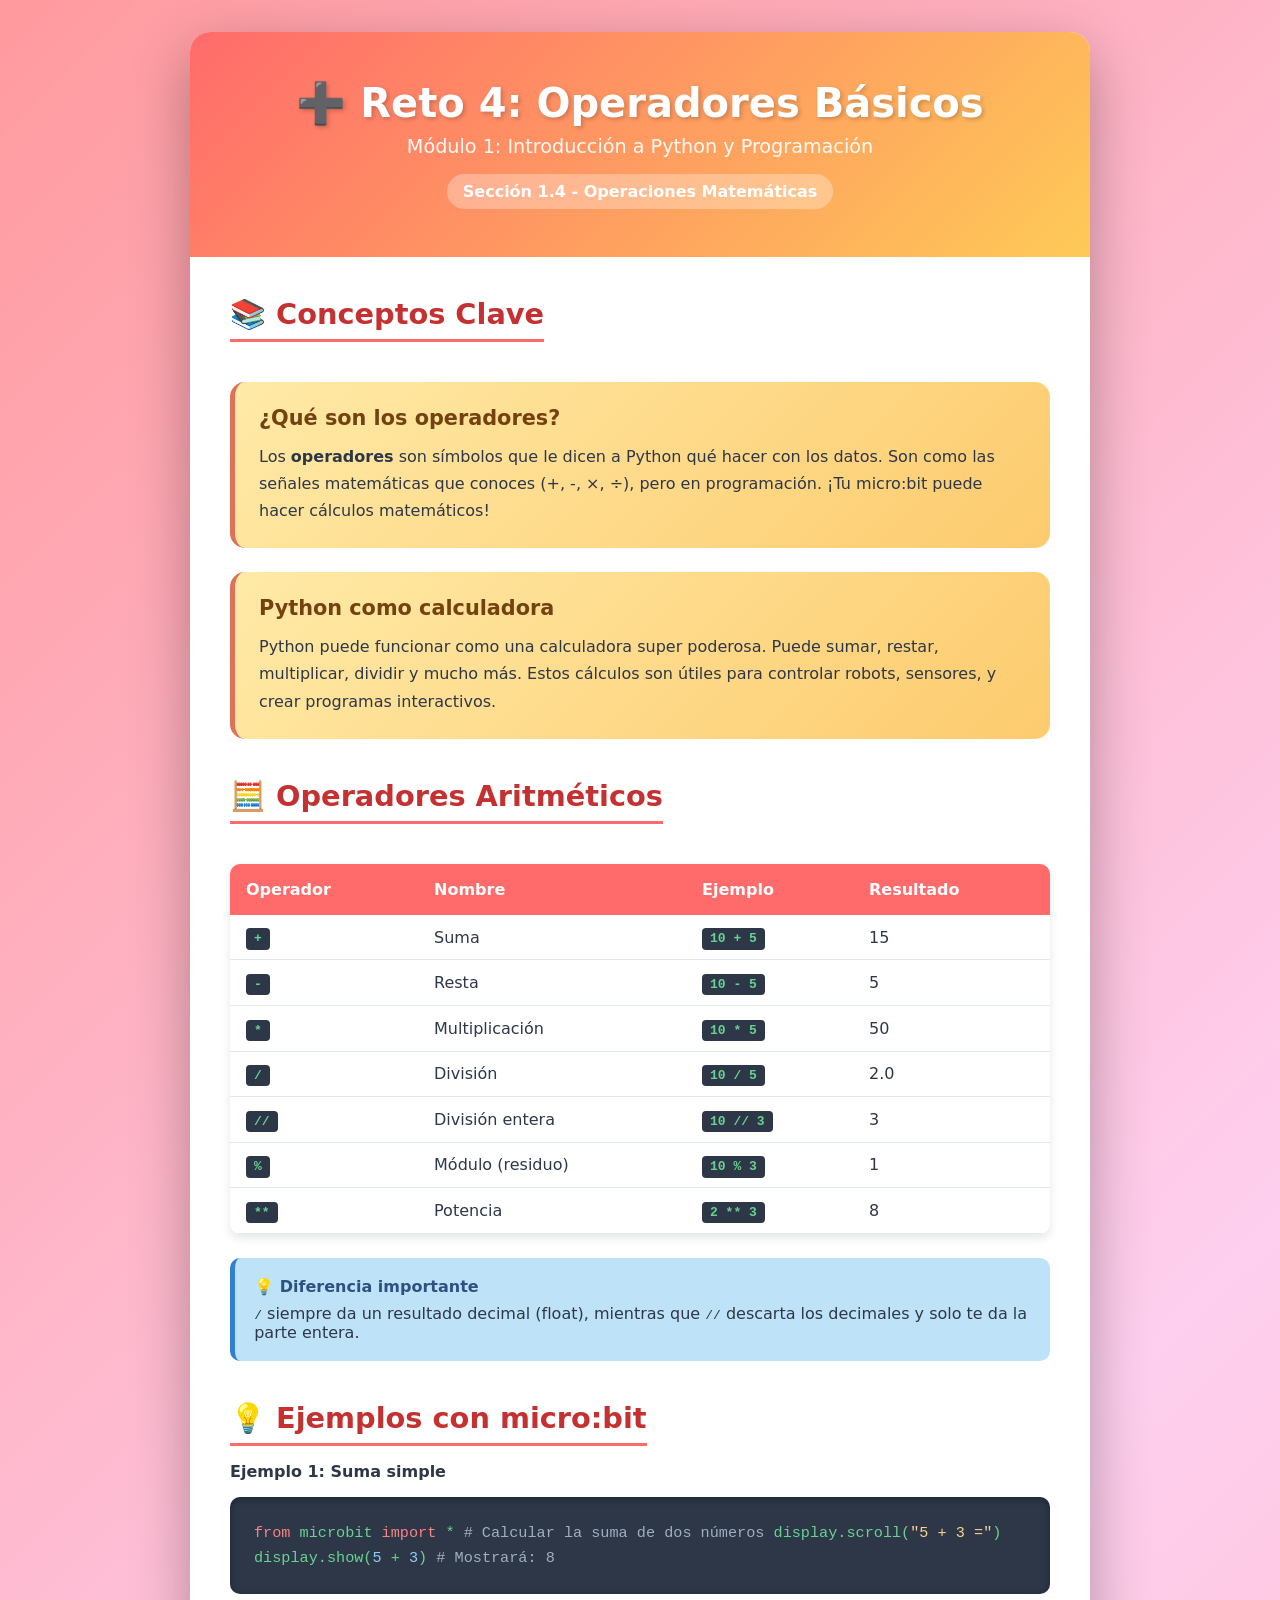
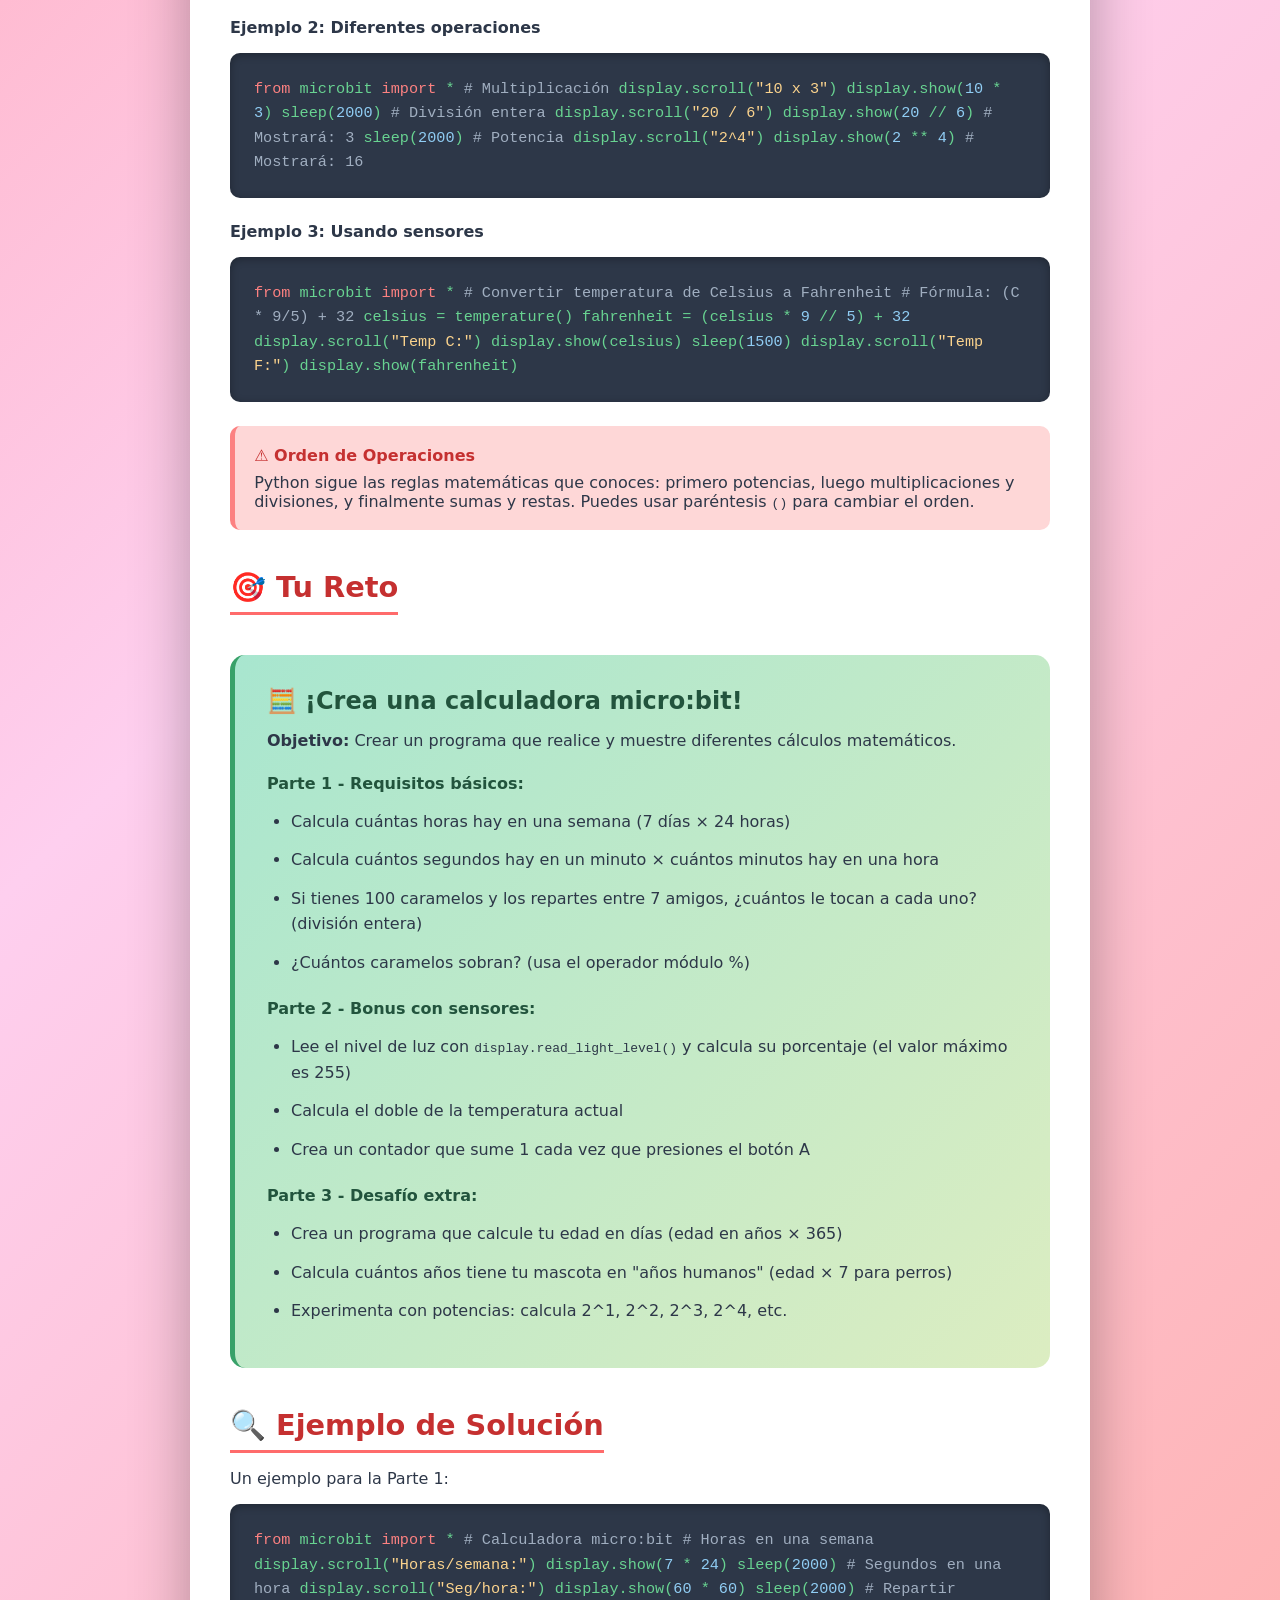
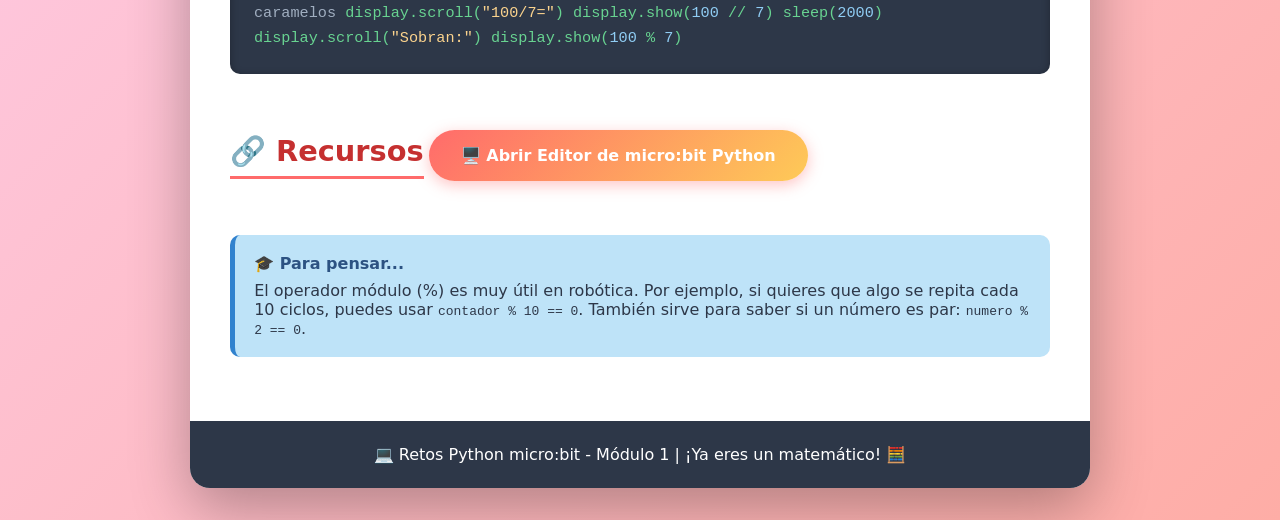
<file: retos_python_microbit/modulo_1/04_operadores.html>
<!DOCTYPE html>
<html lang="es">

<head>
    <meta charset="UTF-8">
    <meta name="viewport" content="width=device-width, initial-scale=1.0">
    <title>Reto 4: Operadores Básicos - micro:bit</title>
    <style>
        * {
            margin: 0;
            padding: 0;
            box-sizing: border-box;
        }

        body {
            font-family: 'Inter', 'Segoe UI', system-ui, -apple-system, sans-serif;
            background: linear-gradient(135deg, #ff9a9e 0%, #fecfef 50%, #feada6 100%);
            min-height: 100vh;
            padding: 2rem;
            color: #2d3748;
        }

        .container {
            max-width: 900px;
            margin: 0 auto;
            background: white;
            border-radius: 20px;
            box-shadow: 0 20px 60px rgba(0, 0, 0, 0.3);
            overflow: hidden;
        }

        .header {
            background: linear-gradient(135deg, #ff6b6b 0%, #feca57 100%);
            color: white;
            padding: 3rem 2rem;
            text-align: center;
        }

        .header h1 {
            font-size: 2.5rem;
            margin-bottom: 0.5rem;
            text-shadow: 2px 2px 4px rgba(0, 0, 0, 0.2);
        }

        .header .subtitle {
            font-size: 1.2rem;
            opacity: 0.95;
        }

        .badge {
            display: inline-block;
            background: rgba(255, 255, 255, 0.3);
            padding: 0.5rem 1rem;
            border-radius: 20px;
            margin-top: 1rem;
            font-weight: bold;
        }

        .content {
            padding: 2.5rem;
        }

        .section {
            margin-bottom: 2.5rem;
        }

        .section h2 {
            color: #c53030;
            font-size: 1.8rem;
            margin-bottom: 1rem;
            padding-bottom: 0.5rem;
            border-bottom: 3px solid #ff6b6b;
            display: inline-block;
        }

        .concept-box {
            background: linear-gradient(135deg, #ffeaa7 0%, #fdcb6e 100%);
            padding: 1.5rem;
            border-radius: 15px;
            margin: 1.5rem 0;
            border-left: 5px solid #e17055;
        }

        .concept-box h3 {
            color: #744210;
            margin-bottom: 0.8rem;
            font-size: 1.3rem;
        }

        .concept-box p {
            line-height: 1.7;
            color: #2d3748;
        }

        .operators-table {
            width: 100%;
            border-collapse: collapse;
            margin: 1.5rem 0;
            background: white;
            border-radius: 10px;
            overflow: hidden;
            box-shadow: 0 4px 10px rgba(0, 0, 0, 0.1);
        }

        .operators-table th {
            background: #ff6b6b;
            color: white;
            padding: 1rem;
            text-align: left;
            font-weight: bold;
        }

        .operators-table td {
            padding: 0.8rem 1rem;
            border-bottom: 1px solid #e2e8f0;
        }

        .operators-table tr:hover {
            background: #fff5f5;
        }

        .operators-table code {
            background: #2d3748;
            color: #68d391;
            padding: 0.2rem 0.5rem;
            border-radius: 4px;
            font-weight: bold;
        }

        .challenge-box {
            background: linear-gradient(135deg, #a8e6cf 0%, #dcedc1 100%);
            padding: 2rem;
            border-radius: 15px;
            margin: 1.5rem 0;
            border-left: 5px solid #38a169;
        }

        .challenge-box h3 {
            color: #22543d;
            margin-bottom: 1rem;
            font-size: 1.5rem;
            display: flex;
            align-items: center;
            gap: 0.5rem;
        }

        .challenge-box ul {
            margin-left: 1.5rem;
            margin-top: 1rem;
        }

        .challenge-box li {
            margin: 0.8rem 0;
            line-height: 1.6;
        }

        .code-block {
            background: #2d3748;
            color: #68d391;
            padding: 1.5rem;
            border-radius: 10px;
            margin: 1rem 0;
            overflow-x: auto;
            font-family: 'Consolas', 'Monaco', 'Courier New', monospace;
            font-size: 0.95rem;
            line-height: 1.6;
            box-shadow: inset 0 2px 8px rgba(0, 0, 0, 0.3);
        }

        .code-block .comment {
            color: #a0aec0;
        }

        .code-block .keyword {
            color: #fc8181;
        }

        .code-block .string {
            color: #fbd38d;
        }

        .code-block .number {
            color: #90cdf4;
        }

        .tip-box {
            background: #bee3f8;
            border-left: 5px solid #3182ce;
            padding: 1.2rem;
            border-radius: 10px;
            margin: 1.5rem 0;
        }

        .tip-box h4 {
            color: #2c5282;
            margin-bottom: 0.5rem;
            display: flex;
            align-items: center;
            gap: 0.5rem;
        }

        .warning-box {
            background: #fed7d7;
            border-left: 5px solid #fc8181;
            padding: 1.2rem;
            border-radius: 10px;
            margin: 1.5rem 0;
        }

        .warning-box h4 {
            color: #c53030;
            margin-bottom: 0.5rem;
        }

        .link-button {
            display: inline-block;
            background: linear-gradient(135deg, #ff6b6b 0%, #feca57 100%);
            color: white;
            padding: 1rem 2rem;
            border-radius: 30px;
            text-decoration: none;
            font-weight: bold;
            margin-top: 1rem;
            transition: transform 0.3s ease, box-shadow 0.3s ease;
            box-shadow: 0 4px 15px rgba(255, 107, 107, 0.4);
        }

        .link-button:hover {
            transform: translateY(-3px);
            box-shadow: 0 6px 20px rgba(255, 107, 107, 0.6);
        }

        .emoji {
            font-size: 1.5rem;
        }

        footer {
            background: #2d3748;
            color: white;
            padding: 1.5rem;
            text-align: center;
        }
    </style>
</head>

<body>
    <div class="container">
        <div class="header">
            <h1>➕ Reto 4: Operadores Básicos</h1>
            <p class="subtitle">Módulo 1: Introducción a Python y Programación</p>
            <span class="badge">Sección 1.4 - Operaciones Matemáticas</span>
        </div>

        <div class="content">
            <div class="section">
                <h2>📚 Conceptos Clave</h2>

                <div class="concept-box">
                    <h3>¿Qué son los operadores?</h3>
                    <p>
                        Los <strong>operadores</strong> son símbolos que le dicen a Python qué hacer con los datos.
                        Son como las señales matemáticas que conoces (+, -, ×, ÷), pero en programación. ¡Tu micro:bit
                        puede hacer cálculos matemáticos!
                    </p>
                </div>

                <div class="concept-box">
                    <h3>Python como calculadora</h3>
                    <p>
                        Python puede funcionar como una calculadora super poderosa. Puede sumar, restar, multiplicar,
                        dividir y mucho más. Estos cálculos son útiles para controlar robots, sensores, y crear
                        programas interactivos.
                    </p>
                </div>
            </div>

            <div class="section">
                <h2>🧮 Operadores Aritméticos</h2>

                <table class="operators-table">
                    <thead>
                        <tr>
                            <th>Operador</th>
                            <th>Nombre</th>
                            <th>Ejemplo</th>
                            <th>Resultado</th>
                        </tr>
                    </thead>
                    <tbody>
                        <tr>
                            <td><code>+</code></td>
                            <td>Suma</td>
                            <td><code>10 + 5</code></td>
                            <td>15</td>
                        </tr>
                        <tr>
                            <td><code>-</code></td>
                            <td>Resta</td>
                            <td><code>10 - 5</code></td>
                            <td>5</td>
                        </tr>
                        <tr>
                            <td><code>*</code></td>
                            <td>Multiplicación</td>
                            <td><code>10 * 5</code></td>
                            <td>50</td>
                        </tr>
                        <tr>
                            <td><code>/</code></td>
                            <td>División</td>
                            <td><code>10 / 5</code></td>
                            <td>2.0</td>
                        </tr>
                        <tr>
                            <td><code>//</code></td>
                            <td>División entera</td>
                            <td><code>10 // 3</code></td>
                            <td>3</td>
                        </tr>
                        <tr>
                            <td><code>%</code></td>
                            <td>Módulo (residuo)</td>
                            <td><code>10 % 3</code></td>
                            <td>1</td>
                        </tr>
                        <tr>
                            <td><code>**</code></td>
                            <td>Potencia</td>
                            <td><code>2 ** 3</code></td>
                            <td>8</td>
                        </tr>
                    </tbody>
                </table>

                <div class="tip-box">
                    <h4>💡 Diferencia importante</h4>
                    <p>
                        <code>/</code> siempre da un resultado decimal (float), mientras que <code>//</code>
                        descarta los decimales y solo te da la parte entera.
                    </p>
                </div>
            </div>

            <div class="section">
                <h2>💡 Ejemplos con micro:bit</h2>

                <p><strong>Ejemplo 1: Suma simple</strong></p>
                <div class="code-block">
                    <span class="keyword">from</span> microbit <span class="keyword">import</span> *

                    <span class="comment"># Calcular la suma de dos números</span>
                    display.scroll(<span class="string">"5 + 3 ="</span>)
                    display.show(<span class="number">5</span> + <span class="number">3</span>)
                    <span class="comment"># Mostrará: 8</span>
                </div>

                <p style="margin-top: 1.5rem;"><strong>Ejemplo 2: Diferentes operaciones</strong></p>
                <div class="code-block">
                    <span class="keyword">from</span> microbit <span class="keyword">import</span> *

                    <span class="comment"># Multiplicación</span>
                    display.scroll(<span class="string">"10 x 3"</span>)
                    display.show(<span class="number">10</span> * <span class="number">3</span>)
                    sleep(<span class="number">2000</span>)

                    <span class="comment"># División entera</span>
                    display.scroll(<span class="string">"20 / 6"</span>)
                    display.show(<span class="number">20</span> // <span class="number">6</span>)
                    <span class="comment"># Mostrará: 3</span>
                    sleep(<span class="number">2000</span>)

                    <span class="comment"># Potencia</span>
                    display.scroll(<span class="string">"2^4"</span>)
                    display.show(<span class="number">2</span> ** <span class="number">4</span>)
                    <span class="comment"># Mostrará: 16</span>
                </div>

                <p style="margin-top: 1.5rem;"><strong>Ejemplo 3: Usando sensores</strong></p>
                <div class="code-block">
                    <span class="keyword">from</span> microbit <span class="keyword">import</span> *

                    <span class="comment"># Convertir temperatura de Celsius a Fahrenheit</span>
                    <span class="comment"># Fórmula: (C * 9/5) + 32</span>

                    celsius = temperature()
                    fahrenheit = (celsius * <span class="number">9</span> // <span class="number">5</span>) + <span
                        class="number">32</span>

                    display.scroll(<span class="string">"Temp C:"</span>)
                    display.show(celsius)
                    sleep(<span class="number">1500</span>)

                    display.scroll(<span class="string">"Temp F:"</span>)
                    display.show(fahrenheit)
                </div>

                <div class="warning-box">
                    <h4>⚠️ Orden de Operaciones</h4>
                    <p>
                        Python sigue las reglas matemáticas que conoces: primero potencias, luego multiplicaciones
                        y divisiones, y finalmente sumas y restas. Puedes usar paréntesis <code>()</code> para
                        cambiar el orden.
                    </p>
                </div>
            </div>

            <div class="section">
                <h2>🎯 Tu Reto</h2>

                <div class="challenge-box">
                    <h3><span class="emoji">🧮</span> ¡Crea una calculadora micro:bit!</h3>
                    <p><strong>Objetivo:</strong> Crear un programa que realice y muestre diferentes cálculos
                        matemáticos.</p>

                    <h4 style="margin-top: 1.5rem; color: #22543d;">Parte 1 - Requisitos básicos:</h4>
                    <ul>
                        <li>Calcula cuántas horas hay en una semana (7 días × 24 horas)</li>
                        <li>Calcula cuántos segundos hay en un minuto × cuántos minutos hay en una hora</li>
                        <li>Si tienes 100 caramelos y los repartes entre 7 amigos, ¿cuántos le tocan a cada uno?
                            (división entera)</li>
                        <li>¿Cuántos caramelos sobran? (usa el operador módulo %)</li>
                    </ul>

                    <h4 style="margin-top: 1.5rem; color: #22543d;">Parte 2 - Bonus con sensores:</h4>
                    <ul>
                        <li>Lee el nivel de luz con <code>display.read_light_level()</code> y calcula su porcentaje (el
                            valor máximo es 255)</li>
                        <li>Calcula el doble de la temperatura actual</li>
                        <li>Crea un contador que sume 1 cada vez que presiones el botón A</li>
                    </ul>

                    <h4 style="margin-top: 1.5rem; color: #22543d;">Parte 3 - Desafío extra:</h4>
                    <ul>
                        <li>Crea un programa que calcule tu edad en días (edad en años × 365)</li>
                        <li>Calcula cuántos años tiene tu mascota en "años humanos" (edad × 7 para perros)</li>
                        <li>Experimenta con potencias: calcula 2^1, 2^2, 2^3, 2^4, etc.</li>
                    </ul>
                </div>
            </div>

            <div class="section">
                <h2>🔍 Ejemplo de Solución</h2>
                <p>Un ejemplo para la Parte 1:</p>

                <div class="code-block">
                    <span class="keyword">from</span> microbit <span class="keyword">import</span> *

                    <span class="comment"># Calculadora micro:bit</span>

                    <span class="comment"># Horas en una semana</span>
                    display.scroll(<span class="string">"Horas/semana:"</span>)
                    display.show(<span class="number">7</span> * <span class="number">24</span>)
                    sleep(<span class="number">2000</span>)

                    <span class="comment"># Segundos en una hora</span>
                    display.scroll(<span class="string">"Seg/hora:"</span>)
                    display.show(<span class="number">60</span> * <span class="number">60</span>)
                    sleep(<span class="number">2000</span>)

                    <span class="comment"># Repartir caramelos</span>
                    display.scroll(<span class="string">"100/7="</span>)
                    display.show(<span class="number">100</span> // <span class="number">7</span>)
                    sleep(<span class="number">2000</span>)

                    display.scroll(<span class="string">"Sobran:"</span>)
                    display.show(<span class="number">100</span> % <span class="number">7</span>)
                </div>
            </div>

            <div class="section">
                <h2>🔗 Recursos</h2>
                <a href="https://python.microbit.org/" target="_blank" class="link-button">
                    🖥️ Abrir Editor de micro:bit Python
                </a>
            </div>

            <div class="tip-box">
                <h4>🎓 Para pensar...</h4>
                <p>
                    El operador módulo (%) es muy útil en robótica. Por ejemplo, si quieres que algo se repita
                    cada 10 ciclos, puedes usar <code>contador % 10 == 0</code>. También sirve para saber si un
                    número es par: <code>numero % 2 == 0</code>.
                </p>
            </div>
        </div>

        <footer>
            <p>💻 Retos Python micro:bit - Módulo 1 | ¡Ya eres un matemático! 🧮</p>
        </footer>
    </div>
</body>

</html>
</file>
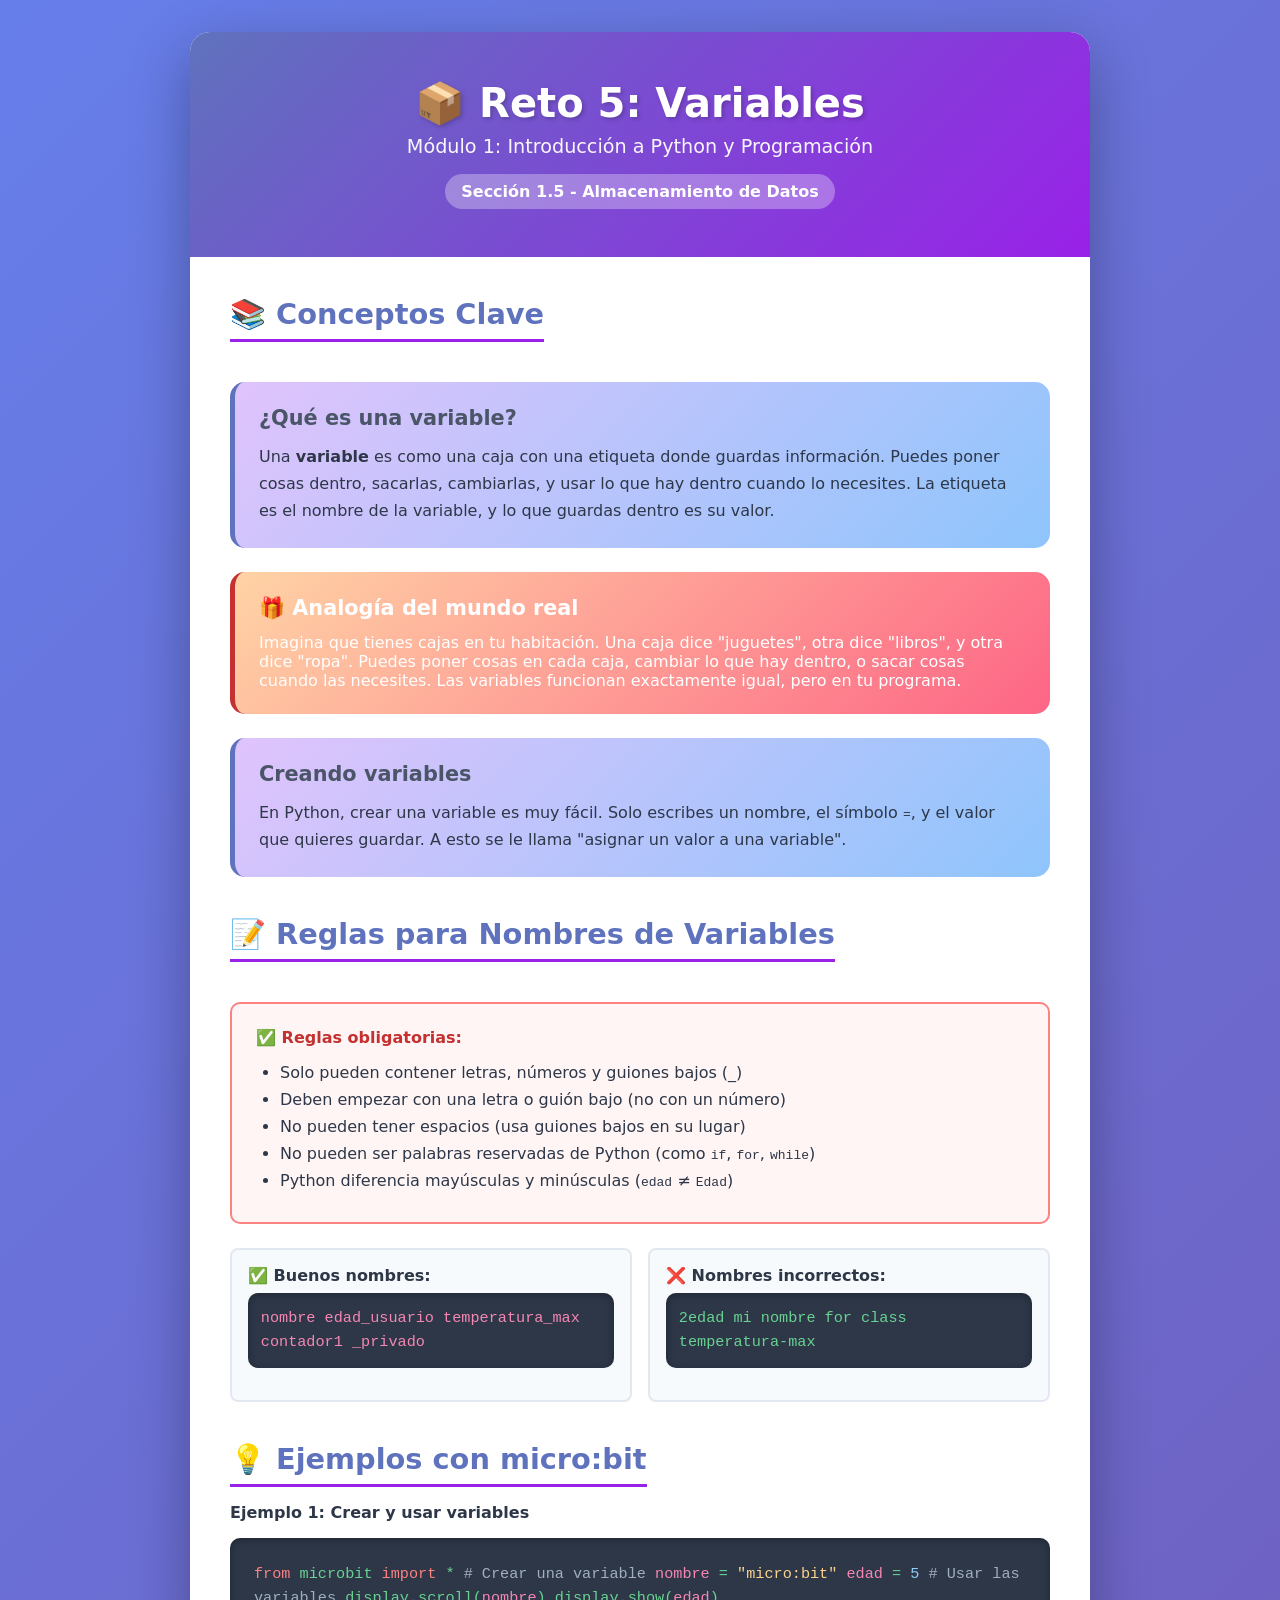
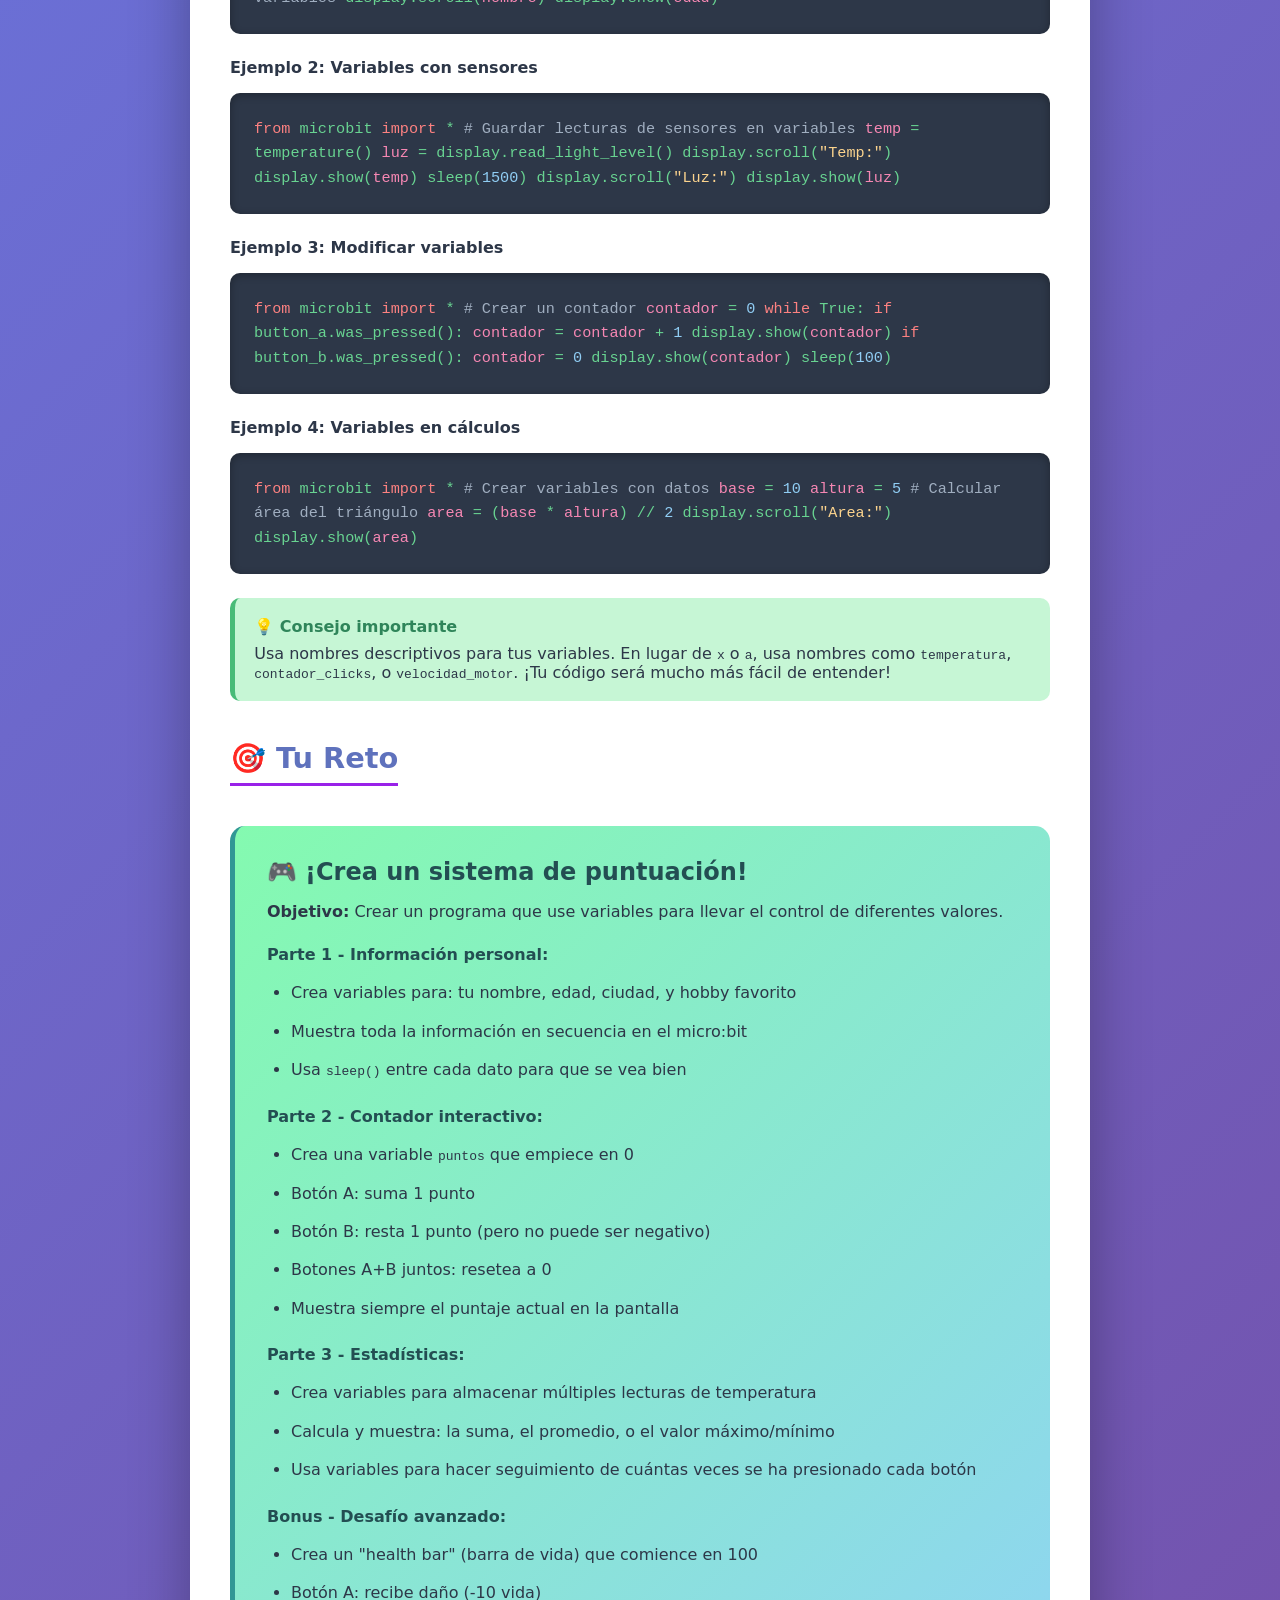
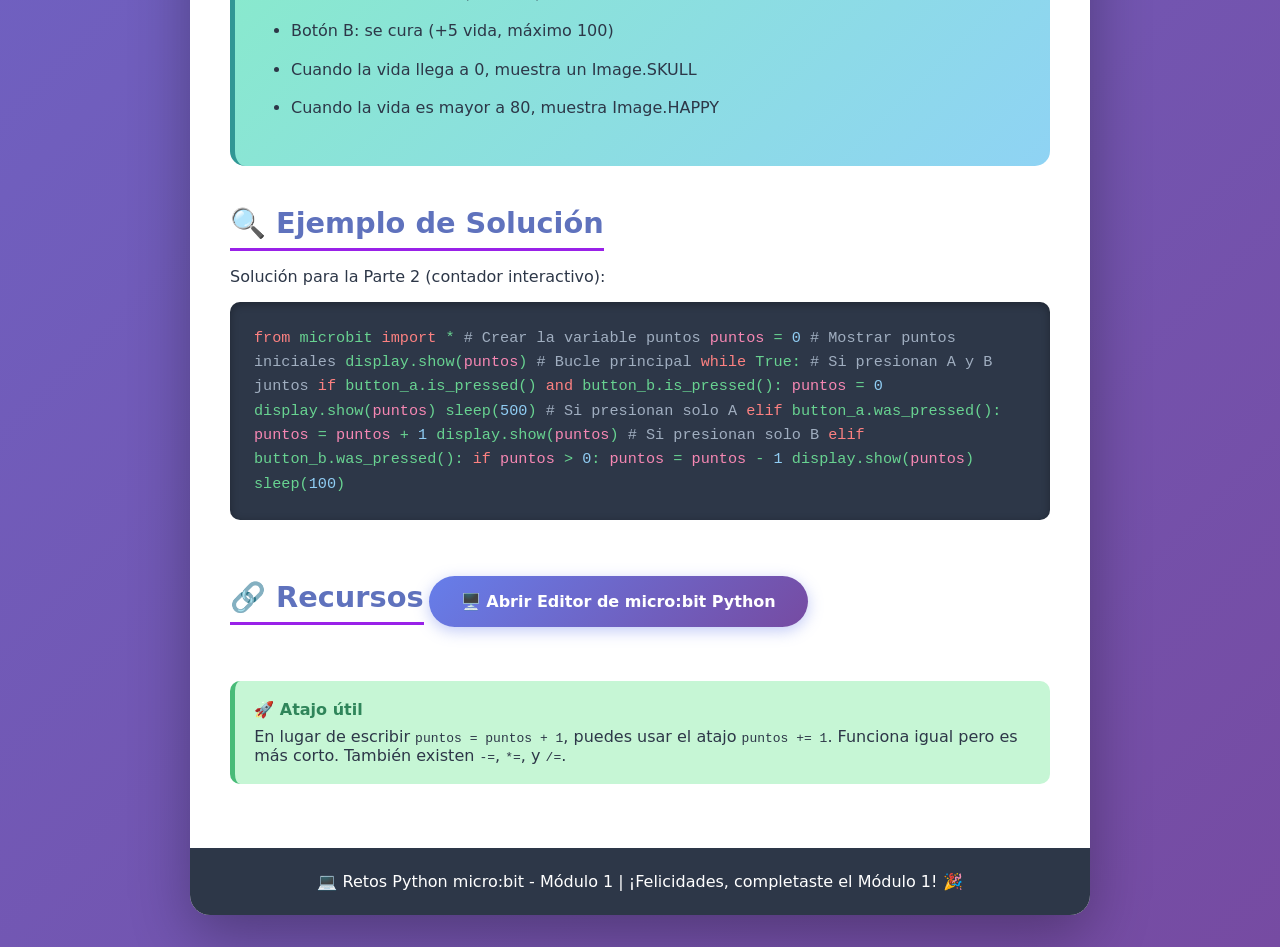
<file: retos_python_microbit/modulo_1/05_variables.html>
<!DOCTYPE html>
<html lang="es">

<head>
    <meta charset="UTF-8">
    <meta name="viewport" content="width=device-width, initial-scale=1.0">
    <title>Reto 5: Variables - micro:bit</title>
    <style>
        * {
            margin: 0;
            padding: 0;
            box-sizing: border-box;
        }

        body {
            font-family: 'Inter', 'Segoe UI', system-ui, -apple-system, sans-serif;
            background: linear-gradient(135deg, #667eea 0%, #764ba2 100%);
            min-height: 100vh;
            padding: 2rem;
            color: #2d3748;
        }

        .container {
            max-width: 900px;
            margin: 0 auto;
            background: white;
            border-radius: 20px;
            box-shadow: 0 20px 60px rgba(0, 0, 0, 0.3);
            overflow: hidden;
        }

        .header {
            background: linear-gradient(135deg, #5f72bd 0%, #9921e8 100%);
            color: white;
            padding: 3rem 2rem;
            text-align: center;
        }

        .header h1 {
            font-size: 2.5rem;
            margin-bottom: 0.5rem;
            text-shadow: 2px 2px 4px rgba(0, 0, 0, 0.2);
        }

        .header .subtitle {
            font-size: 1.2rem;
            opacity: 0.95;
        }

        .badge {
            display: inline-block;
            background: rgba(255, 255, 255, 0.3);
            padding: 0.5rem 1rem;
            border-radius: 20px;
            margin-top: 1rem;
            font-weight: bold;
        }

        .content {
            padding: 2.5rem;
        }

        .section {
            margin-bottom: 2.5rem;
        }

        .section h2 {
            color: #5f72bd;
            font-size: 1.8rem;
            margin-bottom: 1rem;
            padding-bottom: 0.5rem;
            border-bottom: 3px solid #9921e8;
            display: inline-block;
        }

        .concept-box {
            background: linear-gradient(135deg, #e0c3fc 0%, #8ec5fc 100%);
            padding: 1.5rem;
            border-radius: 15px;
            margin: 1.5rem 0;
            border-left: 5px solid #5f72bd;
        }

        .concept-box h3 {
            color: #4a5568;
            margin-bottom: 0.8rem;
            font-size: 1.3rem;
        }

        .concept-box p {
            line-height: 1.7;
            color: #2d3748;
        }

        .analogy-box {
            background: linear-gradient(135deg, #ffd3a5 0%, #fd6585 100%);
            padding: 1.5rem;
            border-radius: 15px;
            margin: 1.5rem 0;
            border-left: 5px solid #c53030;
            color: white;
        }

        .analogy-box h3 {
            margin-bottom: 0.8rem;
            font-size: 1.3rem;
        }

        .rules-box {
            background: #fff5f5;
            border: 2px solid #fc8181;
            padding: 1.5rem;
            border-radius: 10px;
            margin: 1.5rem 0;
        }

        .rules-box h4 {
            color: #c53030;
            margin-bottom: 1rem;
        }

        .rules-box ul {
            margin-left: 1.5rem;
        }

        .rules-box li {
            margin: 0.5rem 0;
            color: #2d3748;
        }

        .challenge-box {
            background: linear-gradient(135deg, #84fab0 0%, #8fd3f4 100%);
            padding: 2rem;
            border-radius: 15px;
            margin: 1.5rem 0;
            border-left: 5px solid #319795;
        }

        .challenge-box h3 {
            color: #234e52;
            margin-bottom: 1rem;
            font-size: 1.5rem;
            display: flex;
            align-items: center;
            gap: 0.5rem;
        }

        .challenge-box ul {
            margin-left: 1.5rem;
            margin-top: 1rem;
        }

        .challenge-box li {
            margin: 0.8rem 0;
            line-height: 1.6;
        }

        .code-block {
            background: #2d3748;
            color: #68d391;
            padding: 1.5rem;
            border-radius: 10px;
            margin: 1rem 0;
            overflow-x: auto;
            font-family: 'Consolas', 'Monaco', 'Courier New', monospace;
            font-size: 0.95rem;
            line-height: 1.6;
            box-shadow: inset 0 2px 8px rgba(0, 0, 0, 0.3);
        }

        .code-block .comment {
            color: #a0aec0;
        }

        .code-block .keyword {
            color: #fc8181;
        }

        .code-block .string {
            color: #fbd38d;
        }

        .code-block .number {
            color: #90cdf4;
        }

        .code-block .variable {
            color: #f687b3;
        }

        .tip-box {
            background: #c6f6d5;
            border-left: 5px solid #48bb78;
            padding: 1.2rem;
            border-radius: 10px;
            margin: 1.5rem 0;
        }

        .tip-box h4 {
            color: #2f855a;
            margin-bottom: 0.5rem;
            display: flex;
            align-items: center;
            gap: 0.5rem;
        }

        .link-button {
            display: inline-block;
            background: linear-gradient(135deg, #667eea 0%, #764ba2 100%);
            color: white;
            padding: 1rem 2rem;
            border-radius: 30px;
            text-decoration: none;
            font-weight: bold;
            margin-top: 1rem;
            transition: transform 0.3s ease, box-shadow 0.3s ease;
            box-shadow: 0 4px 15px rgba(102, 126, 234, 0.4);
        }

        .link-button:hover {
            transform: translateY(-3px);
            box-shadow: 0 6px 20px rgba(102, 126, 234, 0.6);
        }

        .emoji {
            font-size: 1.5rem;
        }

        .example-grid {
            display: grid;
            grid-template-columns: 1fr 1fr;
            gap: 1rem;
            margin: 1rem 0;
        }

        .example-card {
            background: #f7fafc;
            padding: 1rem;
            border-radius: 8px;
            border: 2px solid #e2e8f0;
        }

        .example-card h4 {
            color: #2d3748;
            margin-bottom: 0.5rem;
            font-size: 1rem;
        }

        footer {
            background: #2d3748;
            color: white;
            padding: 1.5rem;
            text-align: center;
        }
    </style>
</head>

<body>
    <div class="container">
        <div class="header">
            <h1>📦 Reto 5: Variables</h1>
            <p class="subtitle">Módulo 1: Introducción a Python y Programación</p>
            <span class="badge">Sección 1.5 - Almacenamiento de Datos</span>
        </div>

        <div class="content">
            <div class="section">
                <h2>📚 Conceptos Clave</h2>

                <div class="concept-box">
                    <h3>¿Qué es una variable?</h3>
                    <p>
                        Una <strong>variable</strong> es como una caja con una etiqueta donde guardas información.
                        Puedes poner cosas dentro, sacarlas, cambiarlas, y usar lo que hay dentro cuando lo necesites.
                        La etiqueta es el nombre de la variable, y lo que guardas dentro es su valor.
                    </p>
                </div>

                <div class="analogy-box">
                    <h3>🎁 Analogía del mundo real</h3>
                    <p>
                        Imagina que tienes cajas en tu habitación. Una caja dice "juguetes", otra dice "libros",
                        y otra dice "ropa". Puedes poner cosas en cada caja, cambiar lo que hay dentro, o sacar
                        cosas cuando las necesites. Las variables funcionan exactamente igual, pero en tu programa.
                    </p>
                </div>

                <div class="concept-box">
                    <h3>Creando variables</h3>
                    <p>
                        En Python, crear una variable es muy fácil. Solo escribes un nombre, el símbolo <code>=</code>,
                        y el valor que quieres guardar. A esto se le llama "asignar un valor a una variable".
                    </p>
                </div>
            </div>

            <div class="section">
                <h2>📝 Reglas para Nombres de Variables</h2>

                <div class="rules-box">
                    <h4>✅ Reglas obligatorias:</h4>
                    <ul>
                        <li>Solo pueden contener letras, números y guiones bajos (_)</li>
                        <li>Deben empezar con una letra o guión bajo (no con un número)</li>
                        <li>No pueden tener espacios (usa guiones bajos en su lugar)</li>
                        <li>No pueden ser palabras reservadas de Python (como <code>if</code>, <code>for</code>,
                            <code>while</code>)</li>
                        <li>Python diferencia mayúsculas y minúsculas (<code>edad</code> ≠ <code>Edad</code>)</li>
                    </ul>
                </div>

                <div class="example-grid">
                    <div class="example-card">
                        <h4>✅ Buenos nombres:</h4>
                        <div class="code-block" style="margin-top: 0.5rem; padding: 0.8rem;">
                            <span class="variable">nombre</span>
                            <span class="variable">edad_usuario</span>
                            <span class="variable">temperatura_max</span>
                            <span class="variable">contador1</span>
                            <span class="variable">_privado</span>
                        </div>
                    </div>

                    <div class="example-card">
                        <h4>❌ Nombres incorrectos:</h4>
                        <div class="code-block" style="margin-top: 0.5rem; padding: 0.8rem;">
                            2edad
                            mi nombre
                            for
                            class
                            temperatura-max
                        </div>
                    </div>
                </div>
            </div>

            <div class="section">
                <h2>💡 Ejemplos con micro:bit</h2>

                <p><strong>Ejemplo 1: Crear y usar variables</strong></p>
                <div class="code-block">
                    <span class="keyword">from</span> microbit <span class="keyword">import</span> *

                    <span class="comment"># Crear una variable</span>
                    <span class="variable">nombre</span> = <span class="string">"micro:bit"</span>
                    <span class="variable">edad</span> = <span class="number">5</span>

                    <span class="comment"># Usar las variables</span>
                    display.scroll(<span class="variable">nombre</span>)
                    display.show(<span class="variable">edad</span>)
                </div>

                <p style="margin-top: 1.5rem;"><strong>Ejemplo 2: Variables con sensores</strong></p>
                <div class="code-block">
                    <span class="keyword">from</span> microbit <span class="keyword">import</span> *

                    <span class="comment"># Guardar lecturas de sensores en variables</span>
                    <span class="variable">temp</span> = temperature()
                    <span class="variable">luz</span> = display.read_light_level()

                    display.scroll(<span class="string">"Temp:"</span>)
                    display.show(<span class="variable">temp</span>)
                    sleep(<span class="number">1500</span>)

                    display.scroll(<span class="string">"Luz:"</span>)
                    display.show(<span class="variable">luz</span>)
                </div>

                <p style="margin-top: 1.5rem;"><strong>Ejemplo 3: Modificar variables</strong></p>
                <div class="code-block">
                    <span class="keyword">from</span> microbit <span class="keyword">import</span> *

                    <span class="comment"># Crear un contador</span>
                    <span class="variable">contador</span> = <span class="number">0</span>

                    <span class="keyword">while</span> <span class="boolean">True</span>:
                    <span class="keyword">if</span> button_a.was_pressed():
                    <span class="variable">contador</span> = <span class="variable">contador</span> + <span
                        class="number">1</span>
                    display.show(<span class="variable">contador</span>)

                    <span class="keyword">if</span> button_b.was_pressed():
                    <span class="variable">contador</span> = <span class="number">0</span>
                    display.show(<span class="variable">contador</span>)

                    sleep(<span class="number">100</span>)
                </div>

                <p style="margin-top: 1.5rem;"><strong>Ejemplo 4: Variables en cálculos</strong></p>
                <div class="code-block">
                    <span class="keyword">from</span> microbit <span class="keyword">import</span> *

                    <span class="comment"># Crear variables con datos</span>
                    <span class="variable">base</span> = <span class="number">10</span>
                    <span class="variable">altura</span> = <span class="number">5</span>

                    <span class="comment"># Calcular área del triángulo</span>
                    <span class="variable">area</span> = (<span class="variable">base</span> * <span
                        class="variable">altura</span>) // <span class="number">2</span>

                    display.scroll(<span class="string">"Area:"</span>)
                    display.show(<span class="variable">area</span>)
                </div>

                <div class="tip-box">
                    <h4>💡 Consejo importante</h4>
                    <p>
                        Usa nombres descriptivos para tus variables. En lugar de <code>x</code> o <code>a</code>,
                        usa nombres como <code>temperatura</code>, <code>contador_clicks</code>, o
                        <code>velocidad_motor</code>.
                        ¡Tu código será mucho más fácil de entender!
                    </p>
                </div>
            </div>

            <div class="section">
                <h2>🎯 Tu Reto</h2>

                <div class="challenge-box">
                    <h3><span class="emoji">🎮</span> ¡Crea un sistema de puntuación!</h3>
                    <p><strong>Objetivo:</strong> Crear un programa que use variables para llevar el control de
                        diferentes valores.</p>

                    <h4 style="margin-top: 1.5rem; color: #234e52;">Parte 1 - Información personal:</h4>
                    <ul>
                        <li>Crea variables para: tu nombre, edad, ciudad, y hobby favorito</li>
                        <li>Muestra toda la información en secuencia en el micro:bit</li>
                        <li>Usa <code>sleep()</code> entre cada dato para que se vea bien</li>
                    </ul>

                    <h4 style="margin-top: 1.5rem; color: #234e52;">Parte 2 - Contador interactivo:</h4>
                    <ul>
                        <li>Crea una variable <code>puntos</code> que empiece en 0</li>
                        <li>Botón A: suma 1 punto</li>
                        <li>Botón B: resta 1 punto (pero no puede ser negativo)</li>
                        <li>Botones A+B juntos: resetea a 0</li>
                        <li>Muestra siempre el puntaje actual en la pantalla</li>
                    </ul>

                    <h4 style="margin-top: 1.5rem; color: #234e52;">Parte 3 - Estadísticas:</h4>
                    <ul>
                        <li>Crea variables para almacenar múltiples lecturas de temperatura</li>
                        <li>Calcula y muestra: la suma, el promedio, o el valor máximo/mínimo</li>
                        <li>Usa variables para hacer seguimiento de cuántas veces se ha presionado cada botón</li>
                    </ul>

                    <h4 style="margin-top: 1.5rem; color: #234e52;">Bonus - Desafío avanzado:</h4>
                    <ul>
                        <li>Crea un "health bar" (barra de vida) que comience en 100</li>
                        <li>Botón A: recibe daño (-10 vida)</li>
                        <li>Botón B: se cura (+5 vida, máximo 100)</li>
                        <li>Cuando la vida llega a 0, muestra un Image.SKULL</li>
                        <li>Cuando la vida es mayor a 80, muestra Image.HAPPY</li>
                    </ul>
                </div>
            </div>

            <div class="section">
                <h2>🔍 Ejemplo de Solución</h2>
                <p>Solución para la Parte 2 (contador interactivo):</p>

                <div class="code-block">
                    <span class="keyword">from</span> microbit <span class="keyword">import</span> *

                    <span class="comment"># Crear la variable puntos</span>
                    <span class="variable">puntos</span> = <span class="number">0</span>

                    <span class="comment"># Mostrar puntos iniciales</span>
                    display.show(<span class="variable">puntos</span>)

                    <span class="comment"># Bucle principal</span>
                    <span class="keyword">while</span> <span class="boolean">True</span>:
                    <span class="comment"># Si presionan A y B juntos</span>
                    <span class="keyword">if</span> button_a.is_pressed() <span class="keyword">and</span>
                    button_b.is_pressed():
                    <span class="variable">puntos</span> = <span class="number">0</span>
                    display.show(<span class="variable">puntos</span>)
                    sleep(<span class="number">500</span>)

                    <span class="comment"># Si presionan solo A</span>
                    <span class="keyword">elif</span> button_a.was_pressed():
                    <span class="variable">puntos</span> = <span class="variable">puntos</span> + <span
                        class="number">1</span>
                    display.show(<span class="variable">puntos</span>)

                    <span class="comment"># Si presionan solo B</span>
                    <span class="keyword">elif</span> button_b.was_pressed():
                    <span class="keyword">if</span> <span class="variable">puntos</span> > <span
                        class="number">0</span>:
                    <span class="variable">puntos</span> = <span class="variable">puntos</span> - <span
                        class="number">1</span>
                    display.show(<span class="variable">puntos</span>)

                    sleep(<span class="number">100</span>)
                </div>
            </div>

            <div class="section">
                <h2>🔗 Recursos</h2>
                <a href="https://python.microbit.org/" target="_blank" class="link-button">
                    🖥️ Abrir Editor de micro:bit Python
                </a>
            </div>

            <div class="tip-box">
                <h4>🚀 Atajo útil</h4>
                <p>
                    En lugar de escribir <code>puntos = puntos + 1</code>, puedes usar el atajo
                    <code>puntos += 1</code>. Funciona igual pero es más corto. También existen
                    <code>-=</code>, <code>*=</code>, y <code>/=</code>.
                </p>
            </div>
        </div>

        <footer>
            <p>💻 Retos Python micro:bit - Módulo 1 | ¡Felicidades, completaste el Módulo 1! 🎉</p>
        </footer>
    </div>
</body>

</html>
</file>
<file: Videojuego/css/style.css>
/* Estética 16-bit: fondo oscuro, canvas escalado con pixeles nitidos */
:root {
  --bg: #0a0a12;
  --frame: #1a1a2e;
}

* { margin: 0; padding: 0; box-sizing: border-box; }

html, body {
  width: 100%;
  height: 100%;
  background: var(--bg);
  display: flex;
  align-items: center;
  justify-content: center;
  font-family: "Courier New", monospace;
  overflow: hidden;
}

#game-wrap {
  display: flex;
  flex-direction: column;
  align-items: center;
  gap: 10px;
}

/* El canvas se renderiza a baja resolucion (480x270) y se escala x2/x3
   manteniendo los pixeles duros para el look de 16 bits. */
#game {
  width: 960px;
  height: 540px;
  background: #000;
  border: 4px solid var(--frame);
  border-radius: 4px;
  image-rendering: pixelated;
  image-rendering: crisp-edges;
  box-shadow: 0 0 40px rgba(80, 120, 255, 0.15);
}

#touch-hint {
  color: #5a5a7a;
  font-size: 12px;
  letter-spacing: 1px;
  user-select: none;
}

@media (max-width: 1000px) {
  #game { width: 100vw; height: 56.25vw; }
}
</file>
